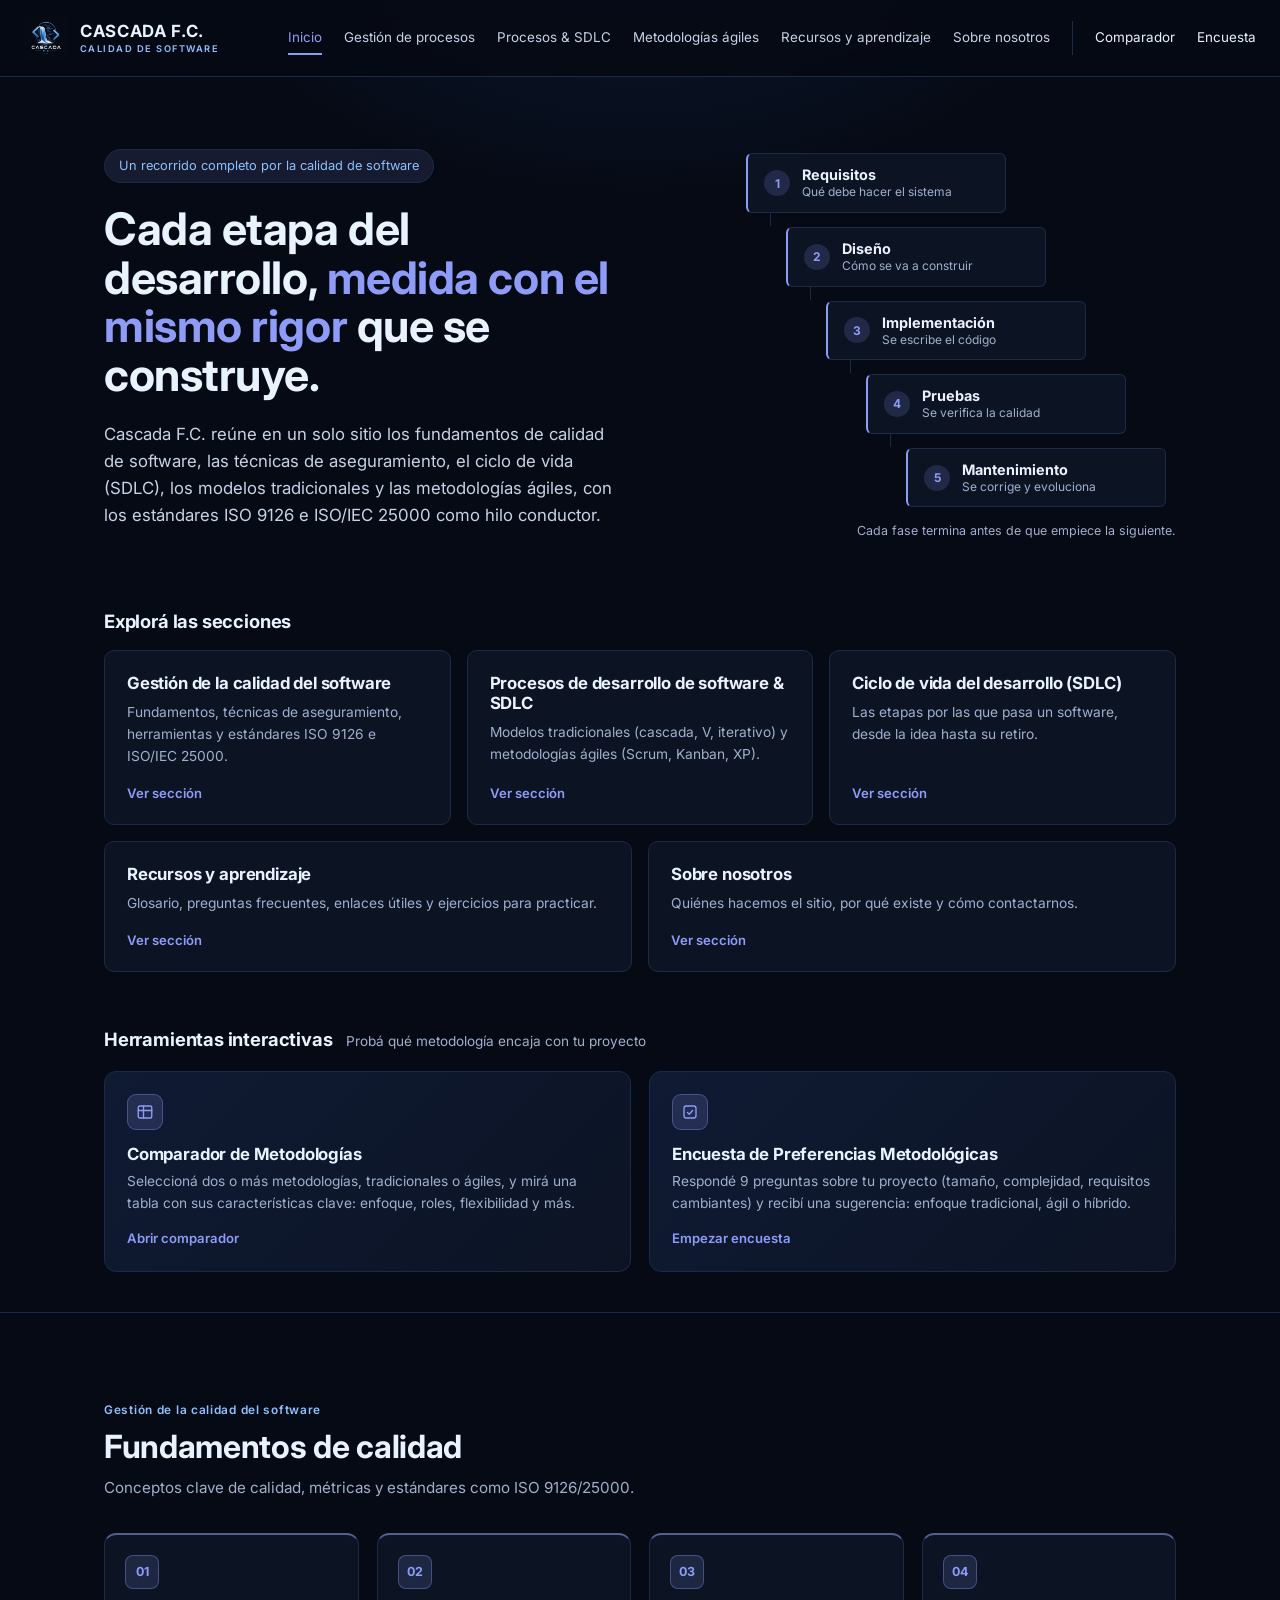
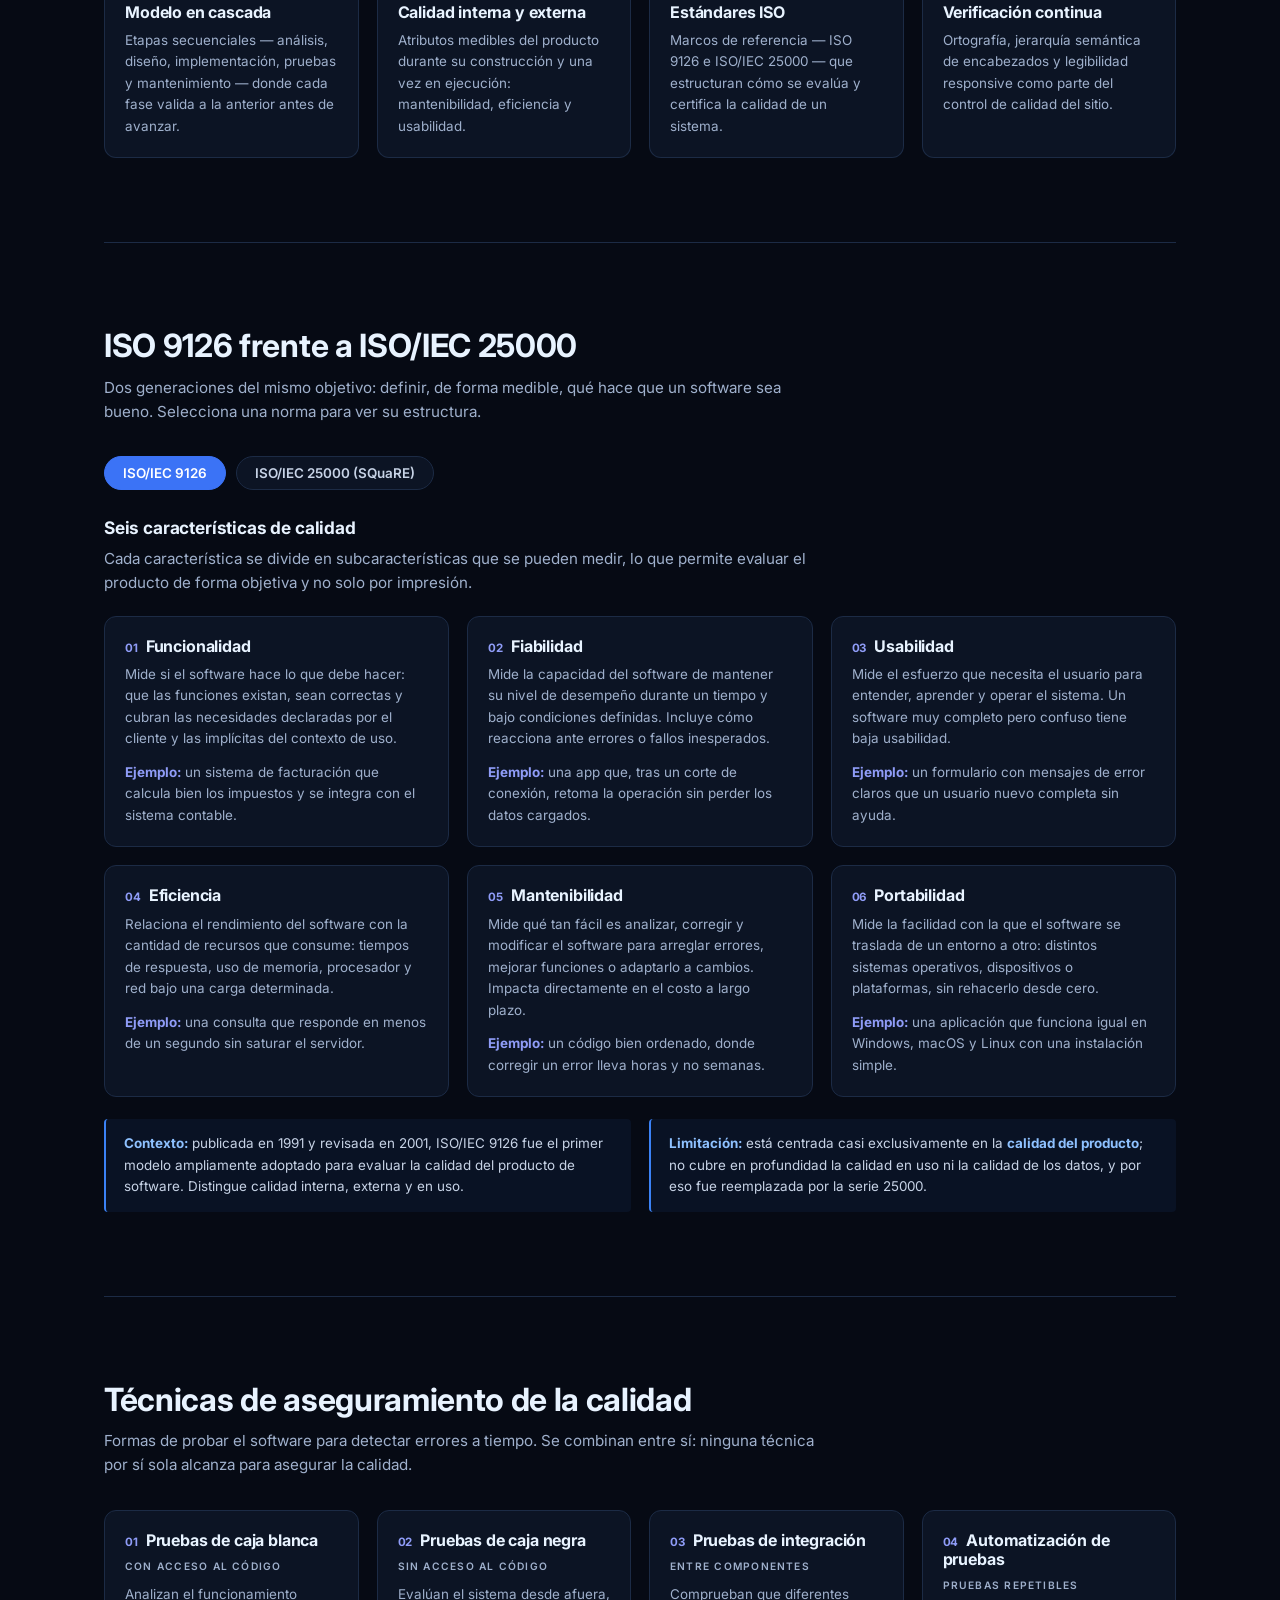
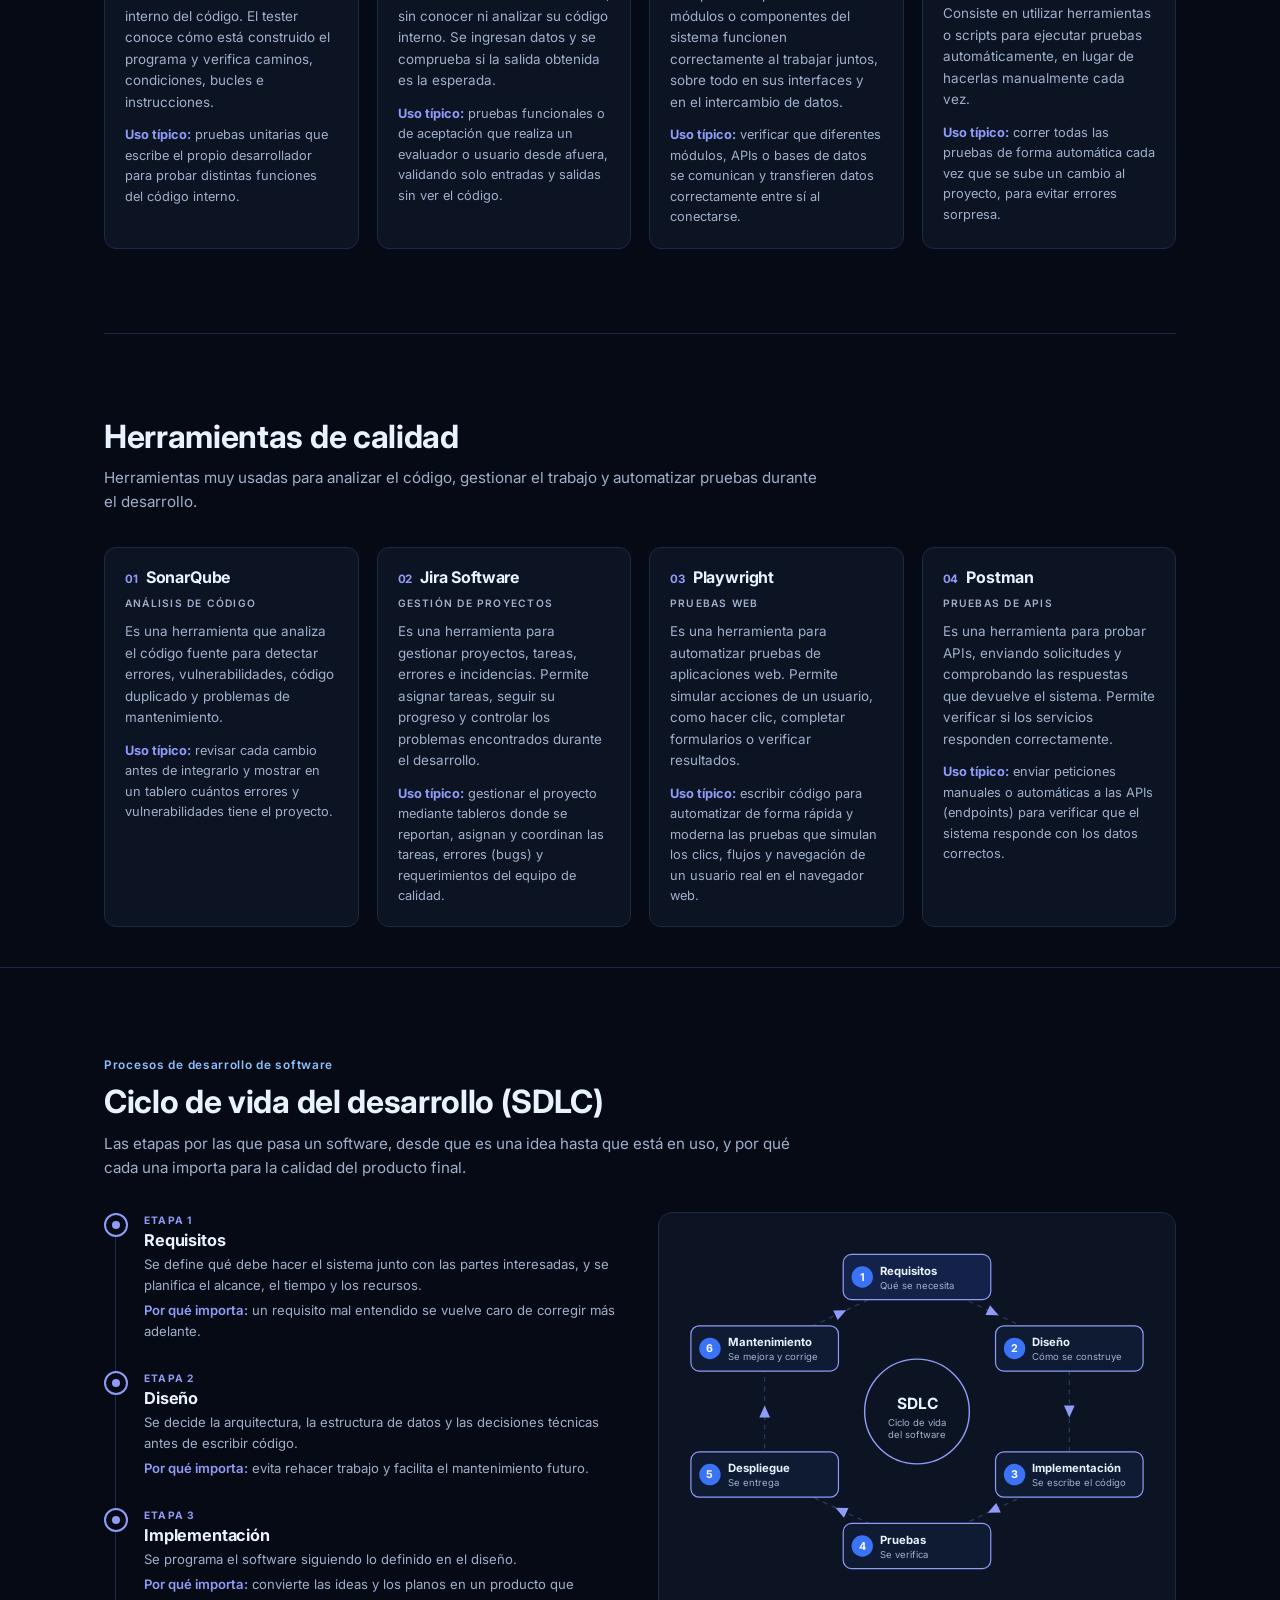
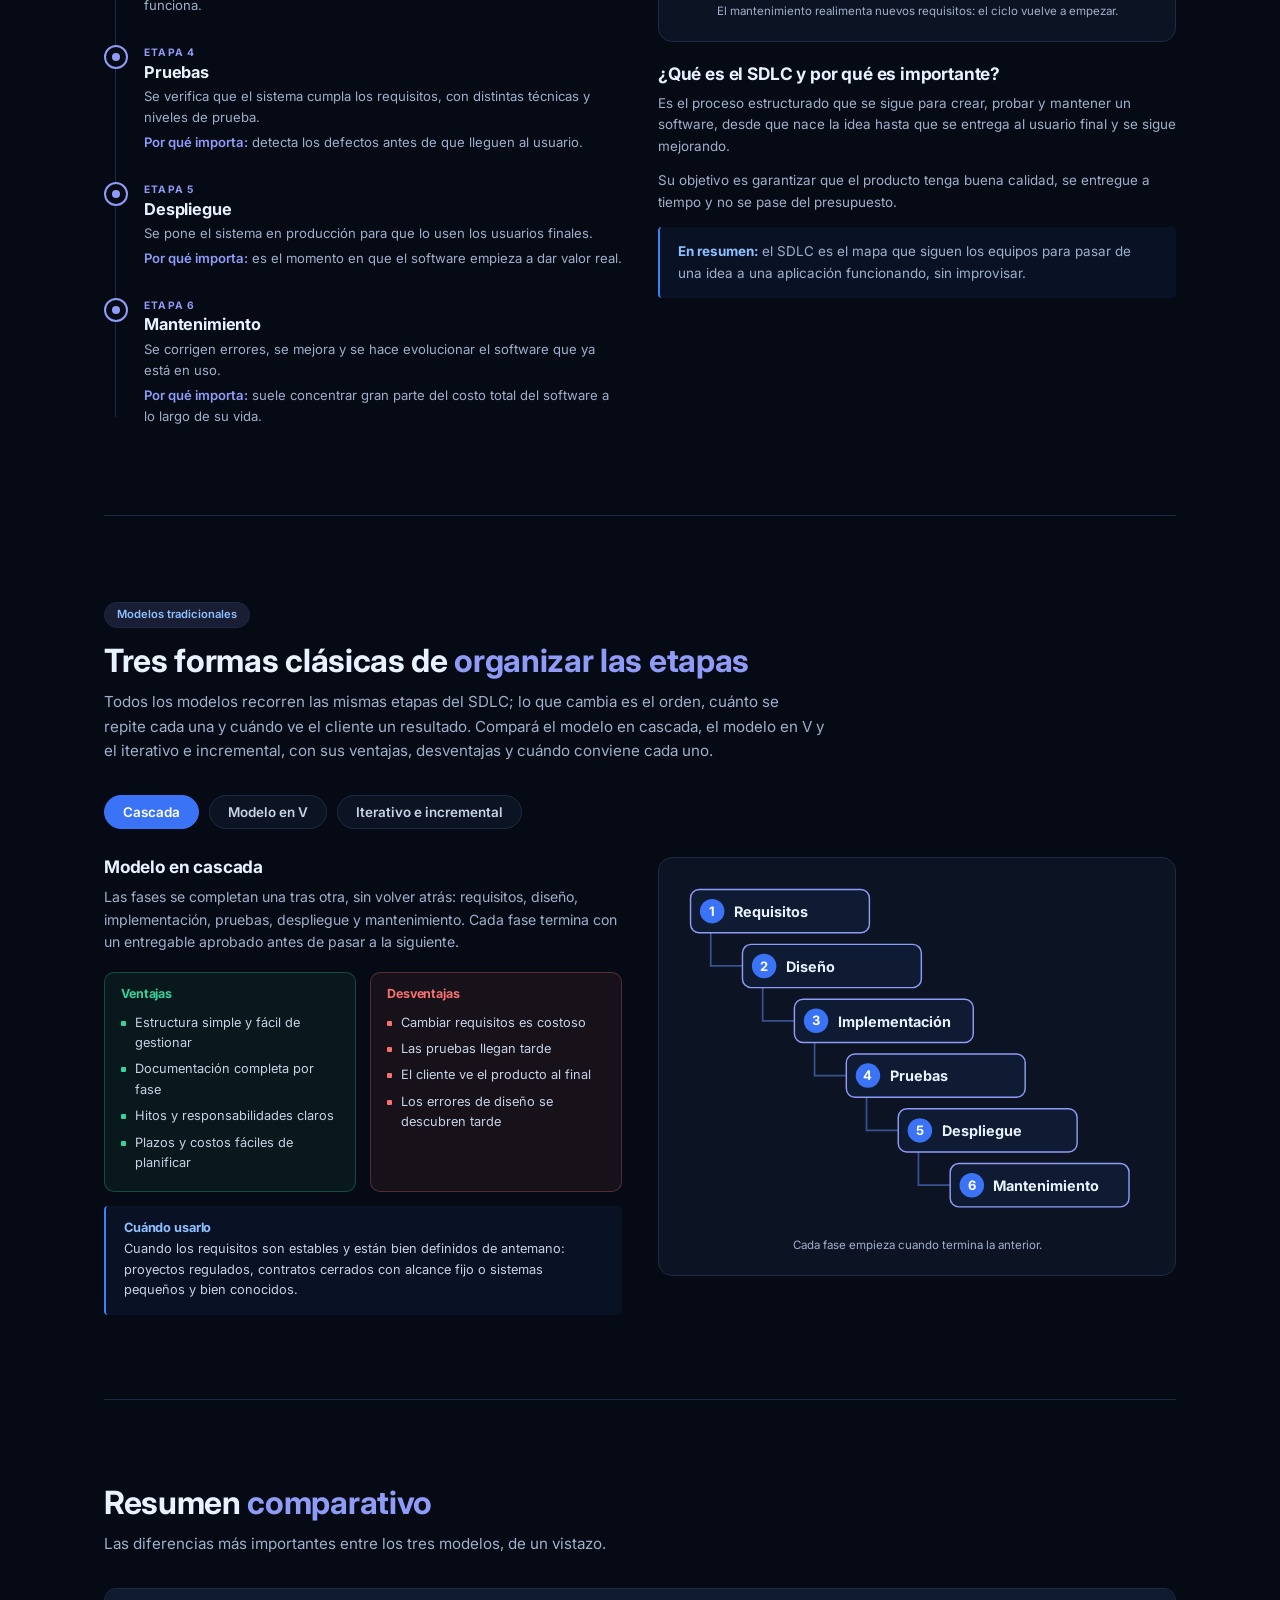
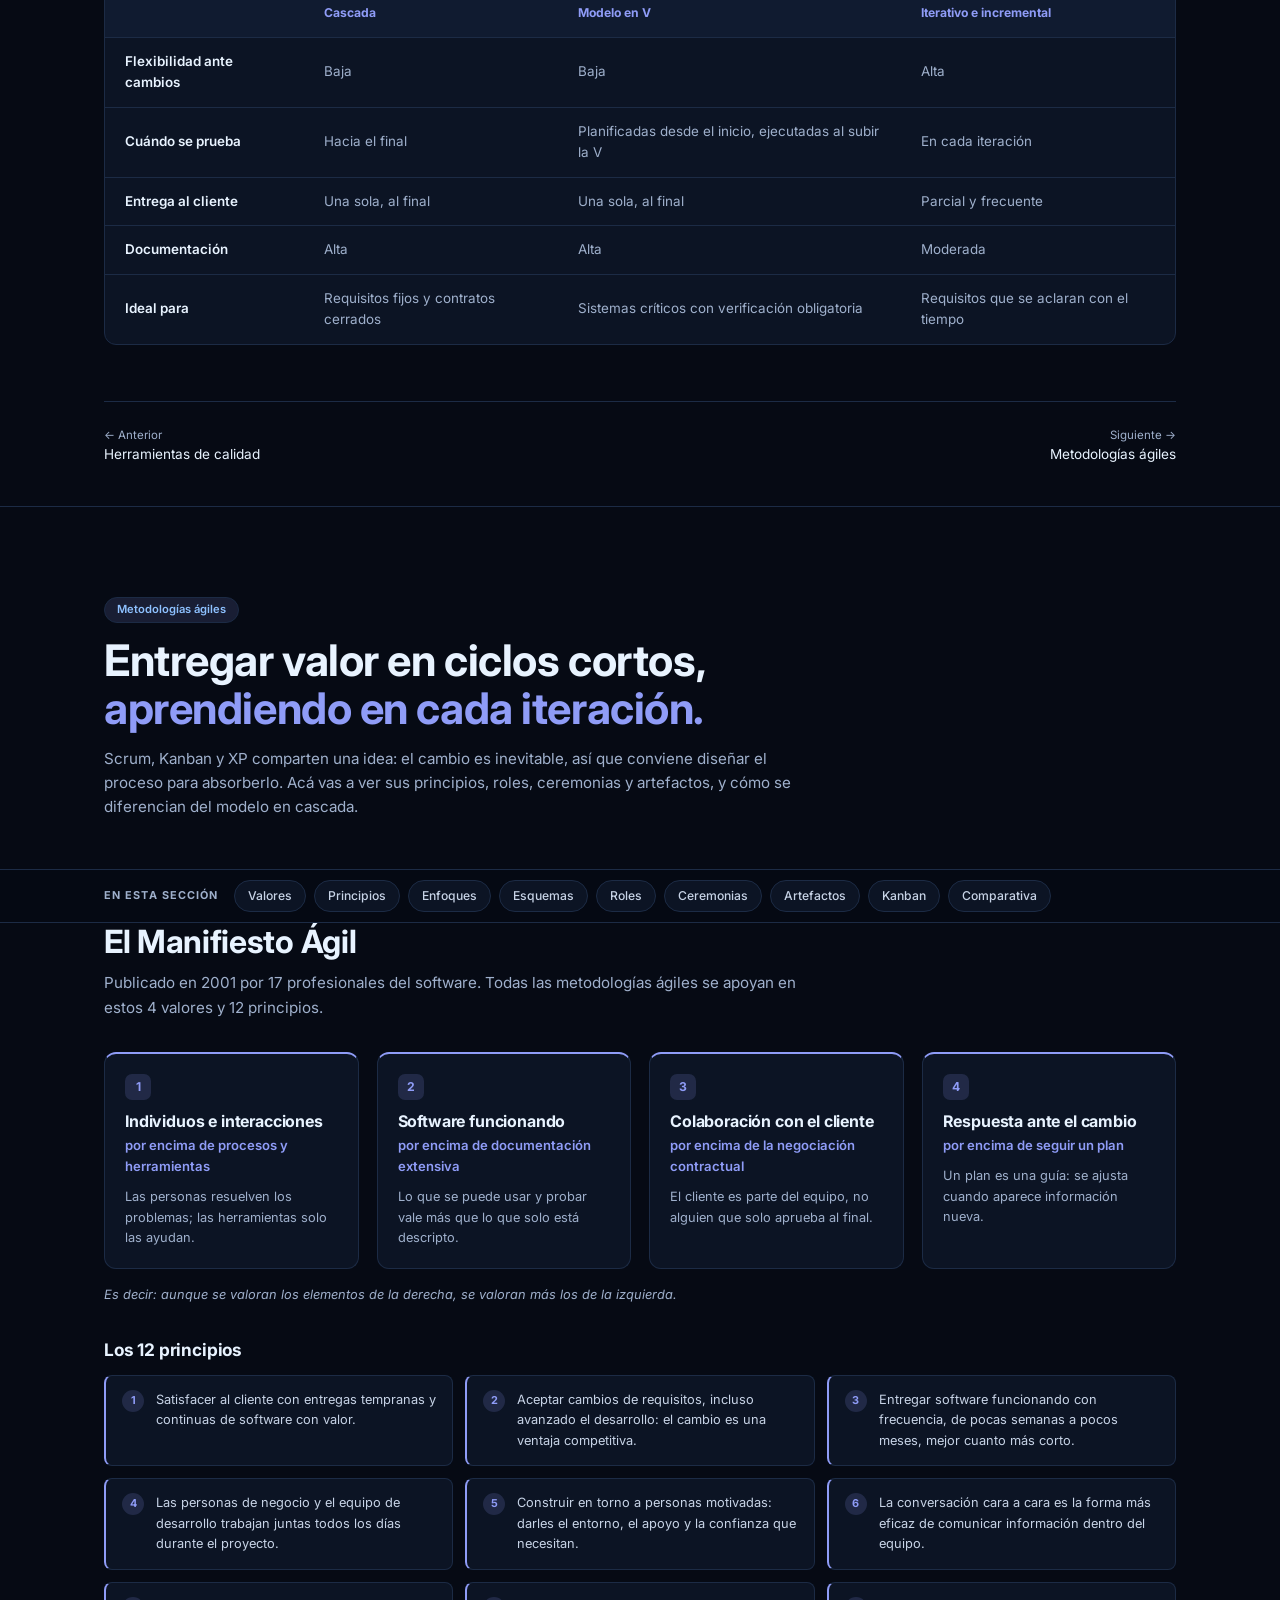
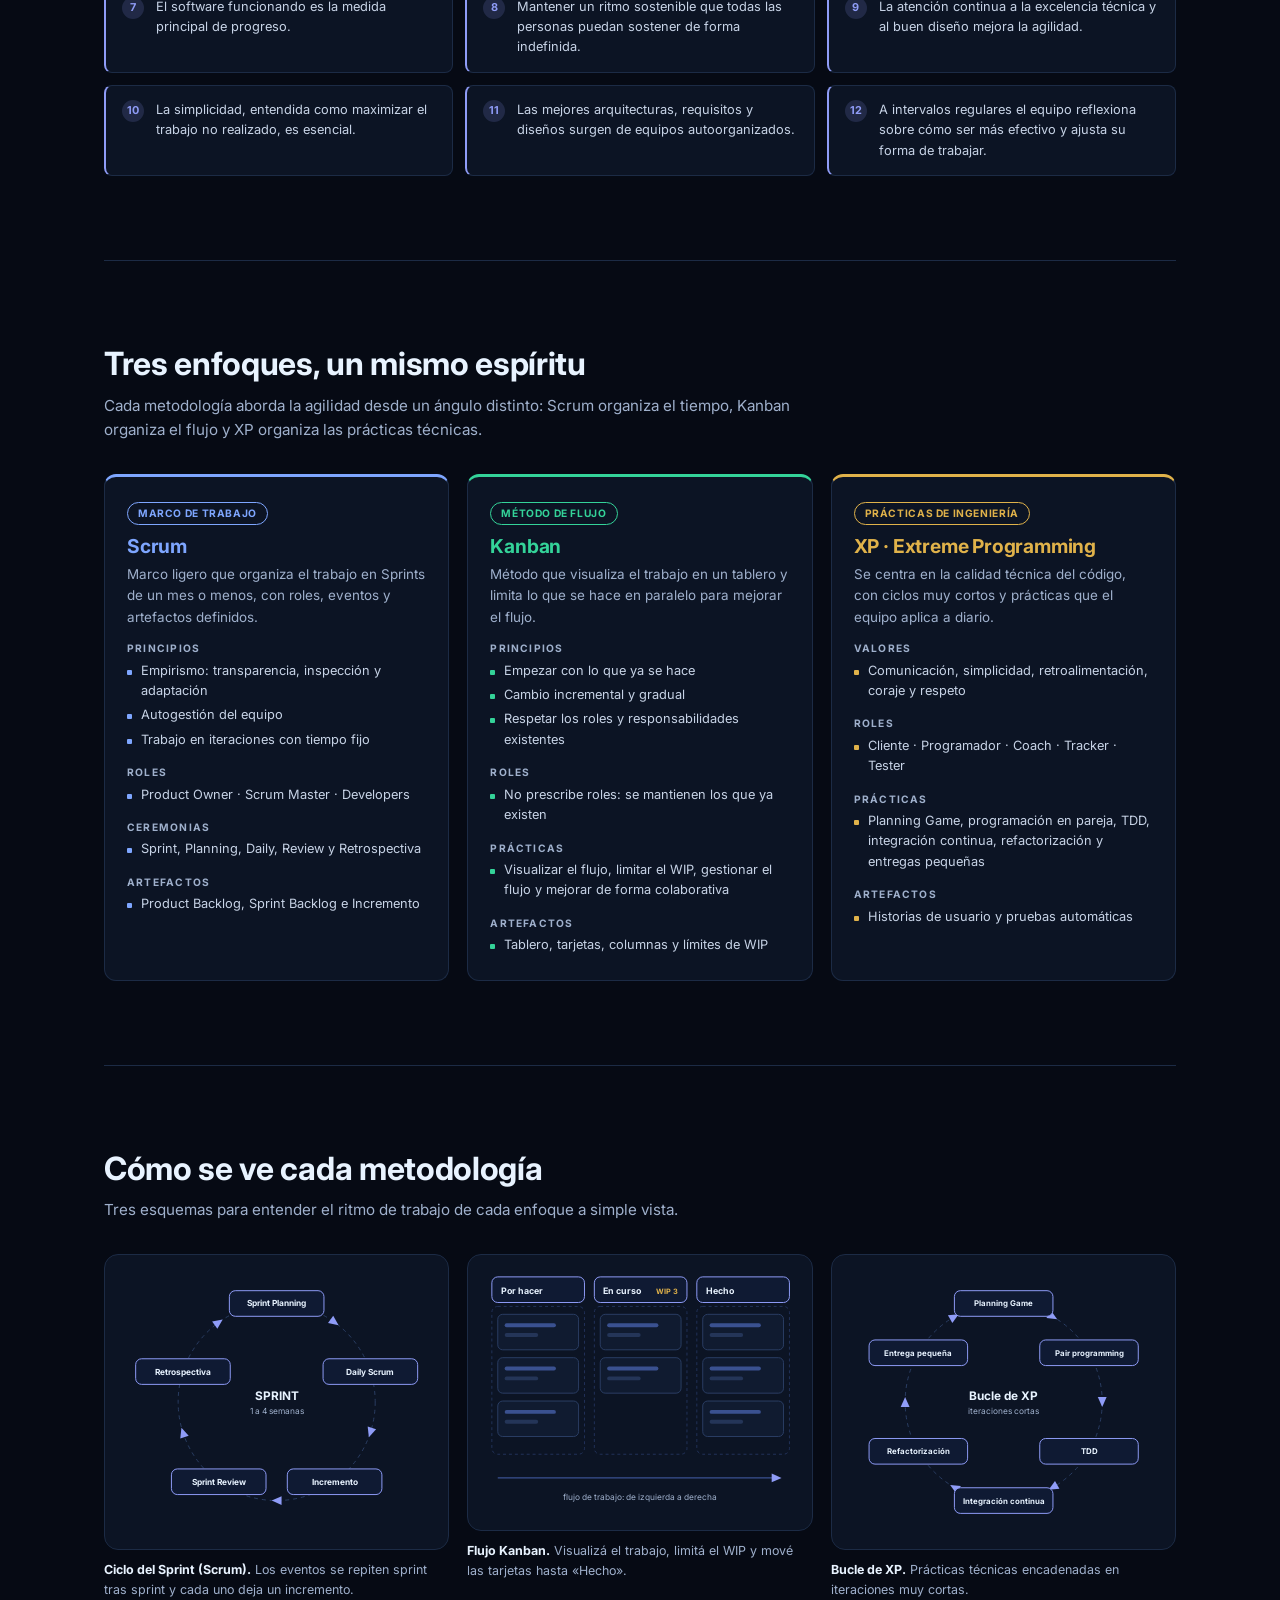
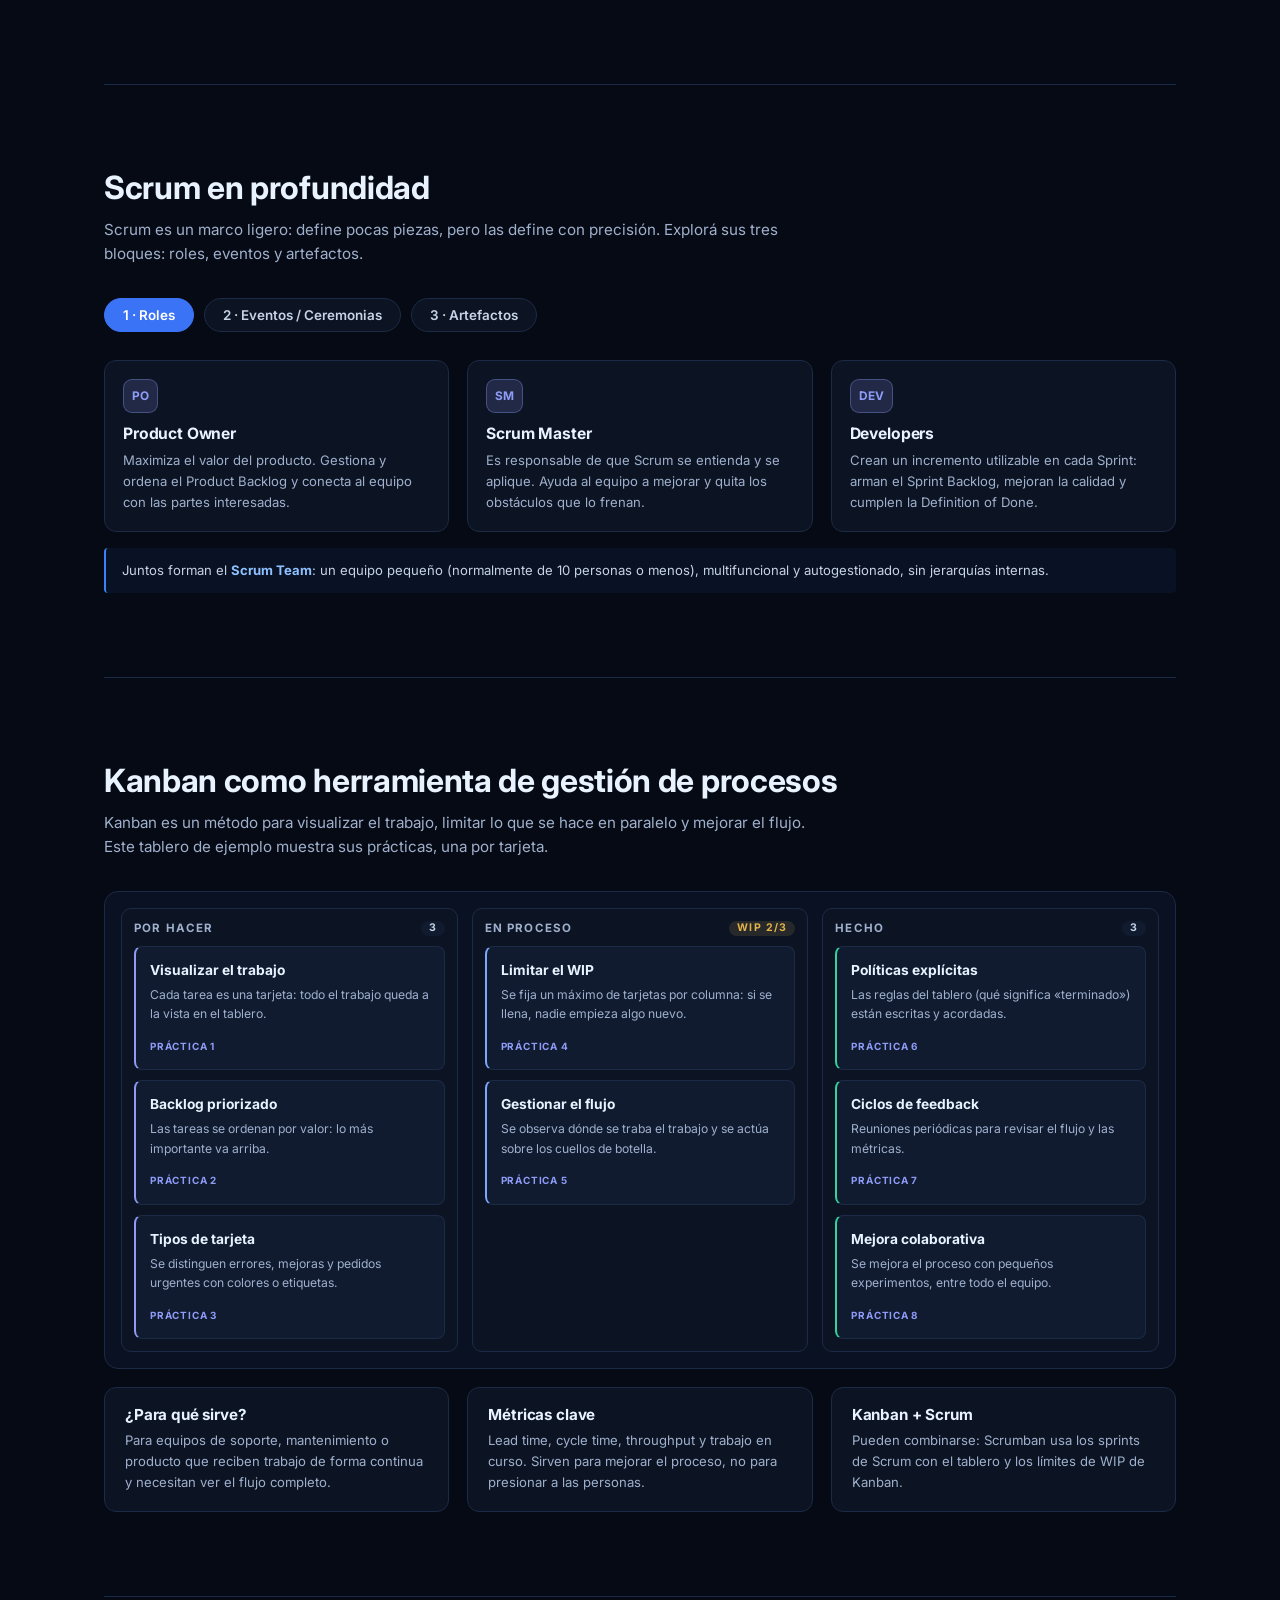
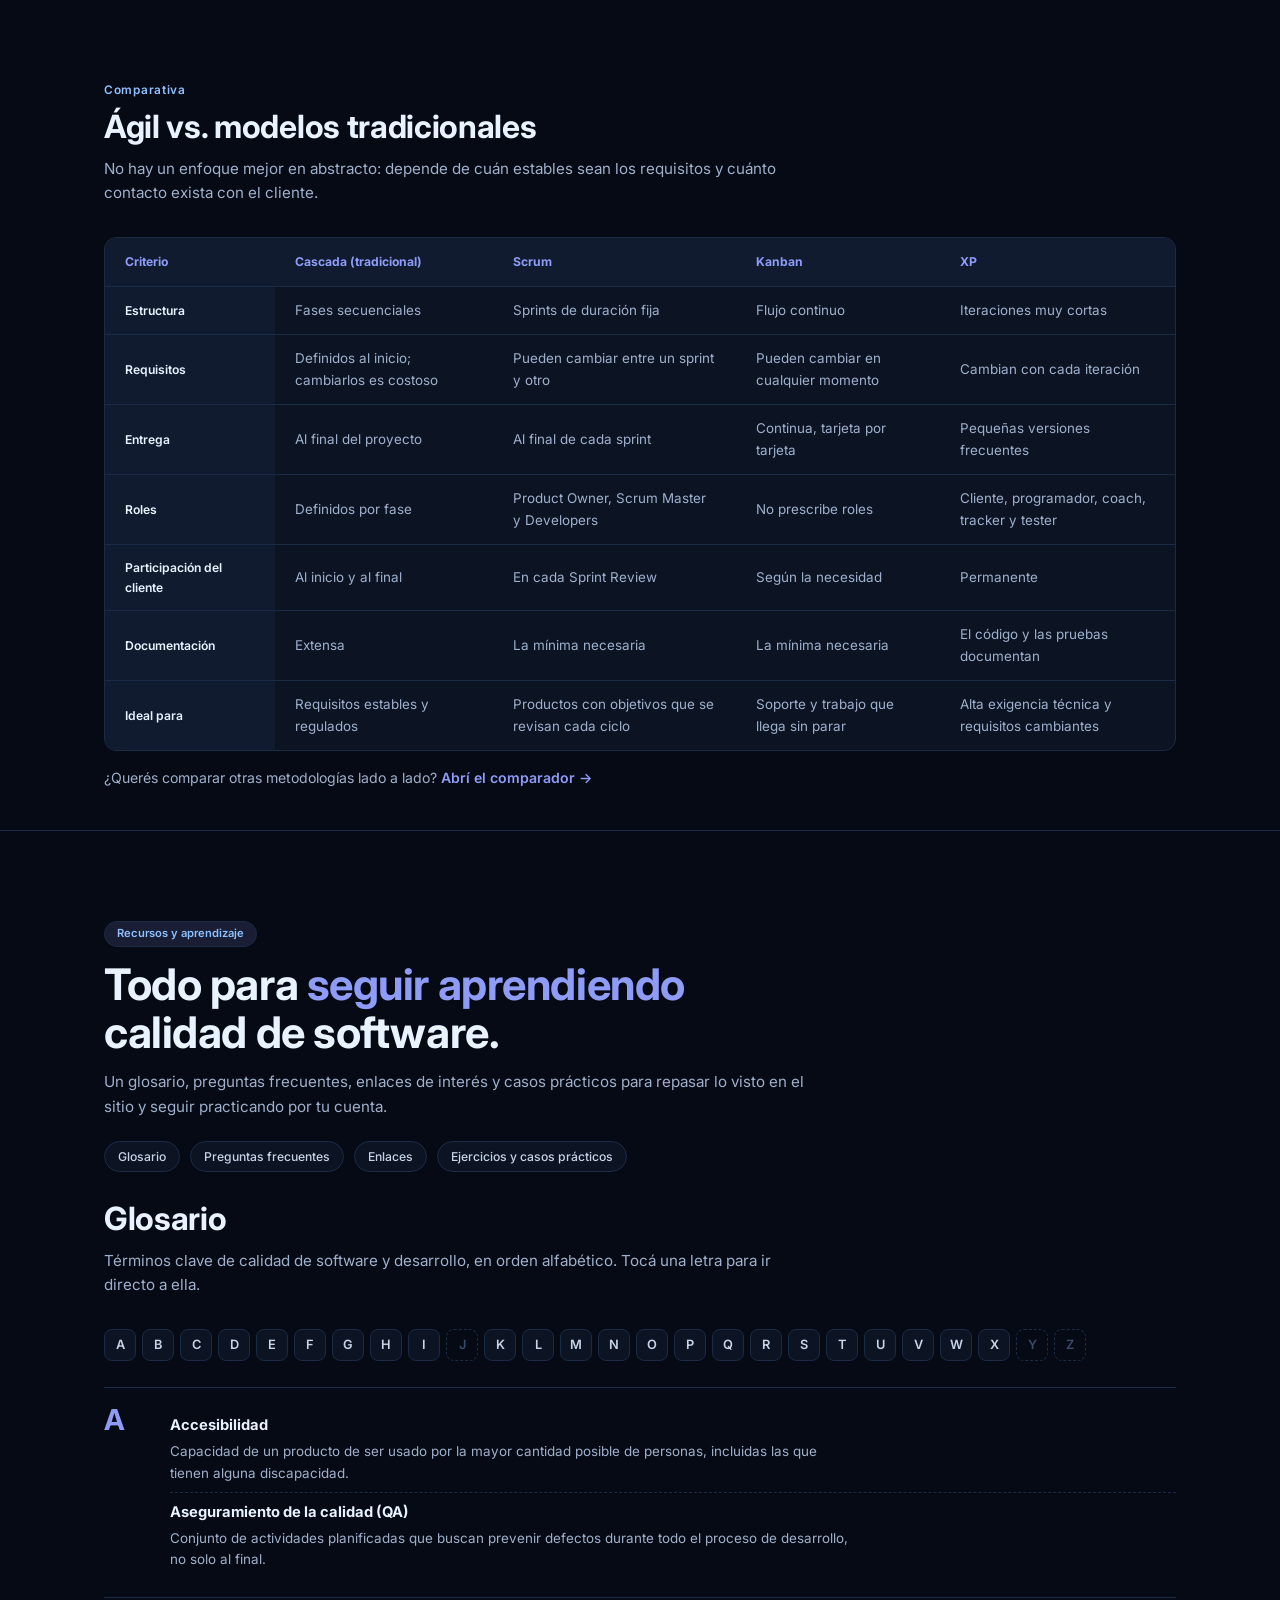
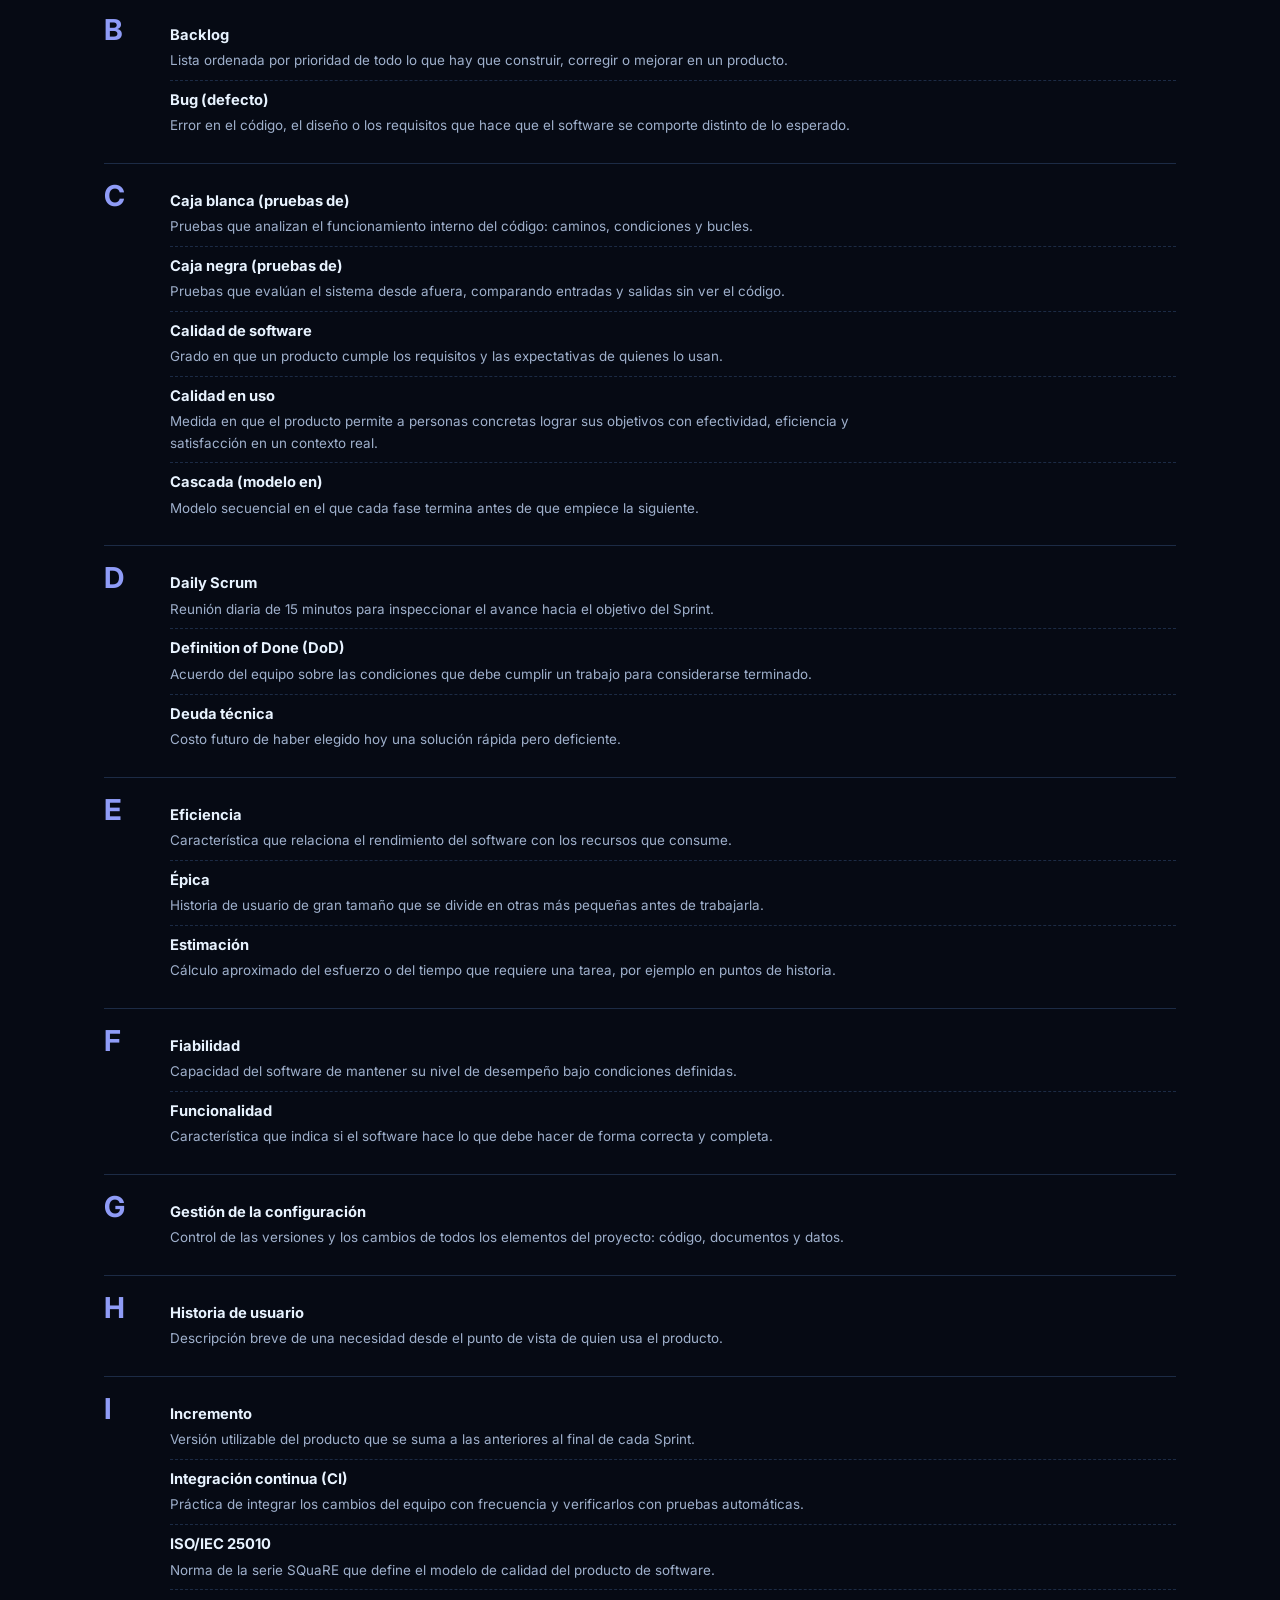
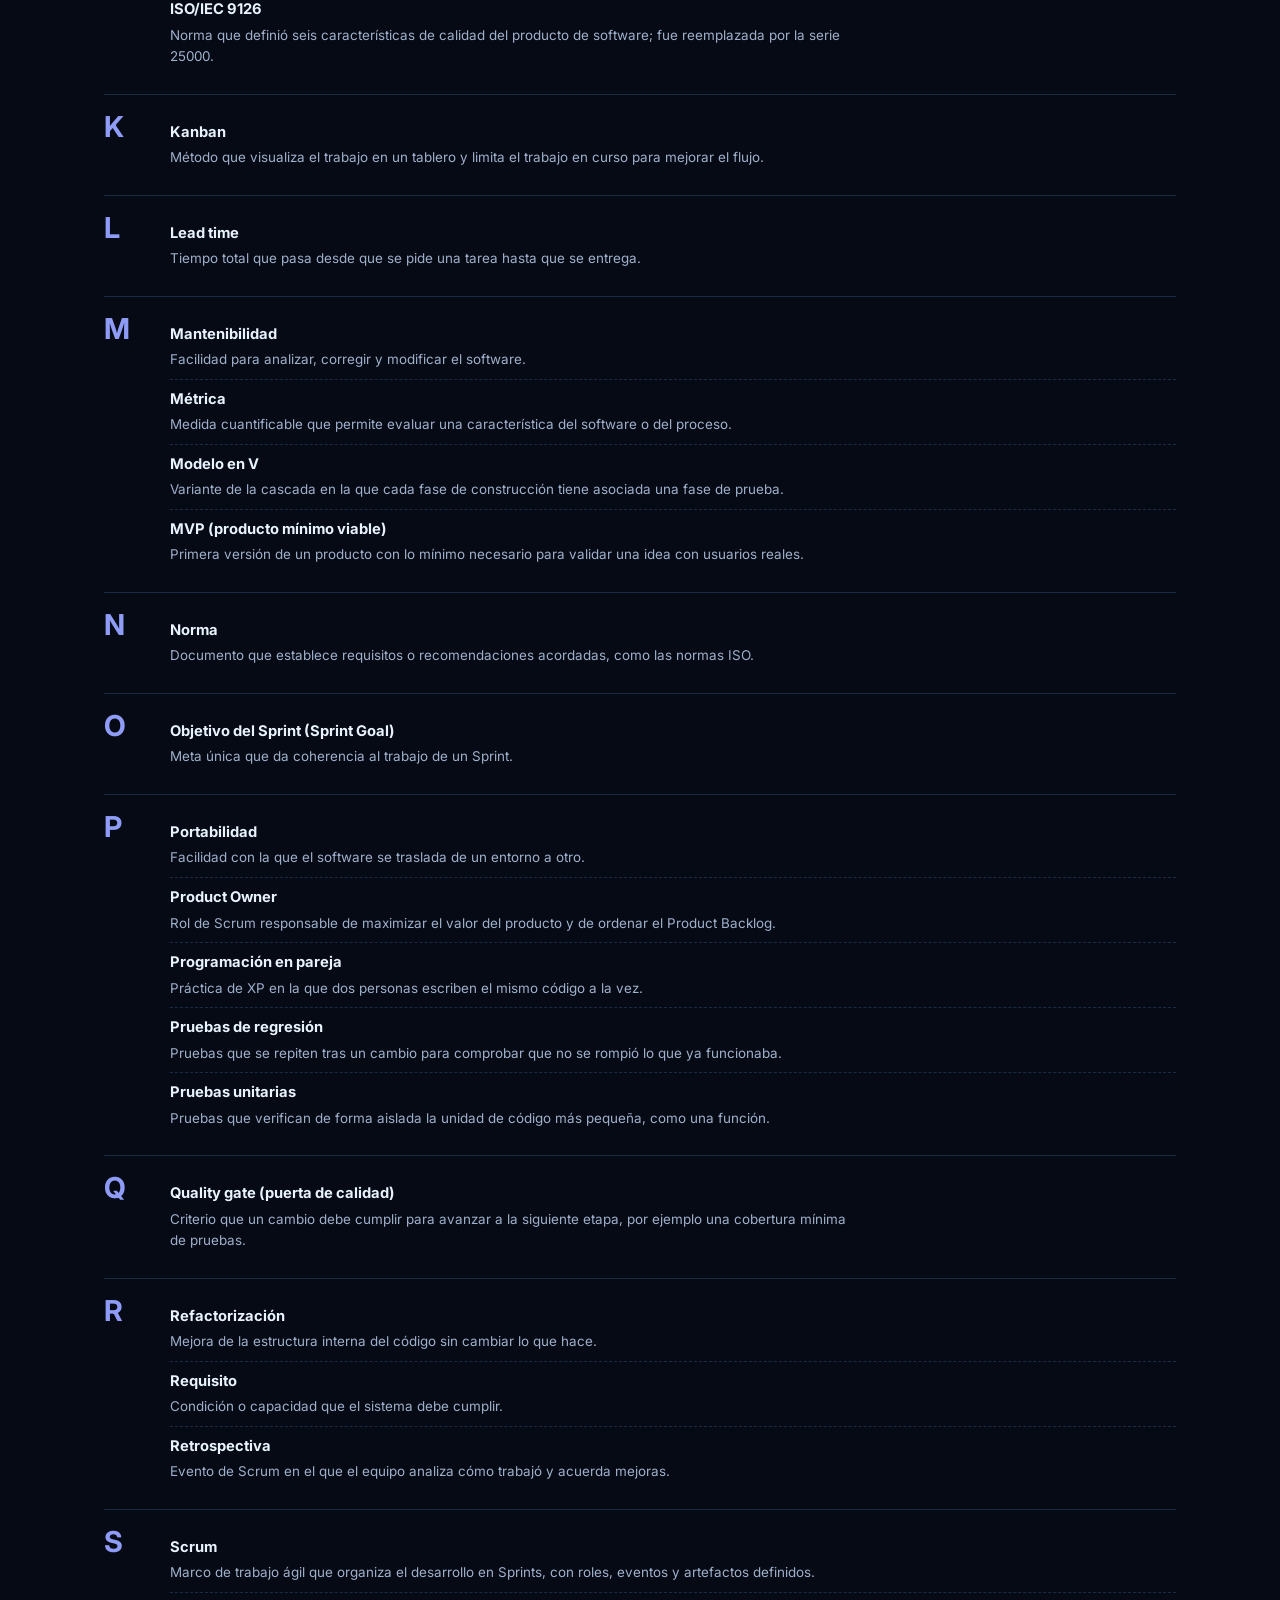
<file: index.html>
<!DOCTYPE html>
<html lang="es">
<head>
<meta charset="UTF-8">
<meta name="viewport" content="width=device-width, initial-scale=1.0">
<title>Cascada F.C. — Calidad de software</title>
<link rel="preconnect" href="https://fonts.googleapis.com">
<link rel="preconnect" href="https://fonts.gstatic.com" crossorigin>
<link rel="stylesheet" href="https://fonts.googleapis.com/css2?family=Inter:wght@400;500;600;700&display=swap">
<link rel="stylesheet" href="css/styles.css">
</head>
<body>

<header>
  <div class="container nav-row">
    <a class="brand" href="#inicio">
      <img src="assets/logo.png" alt="Logo de Cascada F.C.">
      <span class="brand-text">CASCADA F.C.<small>CALIDAD DE SOFTWARE</small></span>
    </a>
    <nav class="primary-nav" aria-label="Navegación principal"><ul><li><a href="#inicio">Inicio</a></li><li><a href="#gestion">Gestión de procesos</a></li><li><a href="#procesos">Procesos &amp; SDLC</a></li><li><a href="#agiles">Metodologías ágiles</a></li><li><a href="#recursos">Recursos y aprendizaje</a></li><li><a href="#nosotros">Sobre nosotros</a></li><li class="nav-tool sep"><a href="comparador.html">Comparador</a></li><li class="nav-tool"><a href="encuesta.html">Encuesta</a></li></ul></nav>
  </div>
</header>

<main>

<section id="inicio" class="page-section hero">
  <div class="container hero-grid">
    <div>
      <span class="eyebrow-tag">Un recorrido completo por la calidad de software</span>
      <h1>Cada etapa del desarrollo, <em>medida con el mismo rigor</em> que se construye.</h1>
      <p class="lead">Cascada F.C. reúne en un solo sitio los fundamentos de calidad de software, las técnicas de aseguramiento, el ciclo de vida (SDLC), los modelos tradicionales y las metodologías ágiles, con los estándares ISO 9126 e ISO/IEC 25000 como hilo conductor.</p>
    </div>
    <div class="cascade">
      <ol class="cascade-steps" aria-label="Fases del modelo en cascada"><li class="cascade-step" style="--i:0"><span class="num">1</span><span><strong>Requisitos</strong><small>Qué debe hacer el sistema</small></span></li><li class="cascade-step" style="--i:1"><span class="num">2</span><span><strong>Diseño</strong><small>Cómo se va a construir</small></span></li><li class="cascade-step" style="--i:2"><span class="num">3</span><span><strong>Implementación</strong><small>Se escribe el código</small></span></li><li class="cascade-step" style="--i:3"><span class="num">4</span><span><strong>Pruebas</strong><small>Se verifica la calidad</small></span></li><li class="cascade-step" style="--i:4"><span class="num">5</span><span><strong>Mantenimiento</strong><small>Se corrige y evoluciona</small></span></li></ol>
      <p class="cascade-note">Cada fase termina antes de que empiece la siguiente.</p>
    </div>
  </div>
  <div class="container">
    <h2 class="sections-title">Explorá las secciones</h2>
    <div class="section-cards"><a class="section-card" href="#gestion"><h3>Gestión de la calidad del software</h3><p>Fundamentos, técnicas de aseguramiento, herramientas y estándares ISO 9126 e ISO/IEC 25000.</p><span class="card-link">Ver sección</span></a><a class="section-card" href="#modelos"><h3>Procesos de desarrollo de software &amp; SDLC</h3><p>Modelos tradicionales (cascada, V, iterativo) y metodologías ágiles (Scrum, Kanban, XP).</p><span class="card-link">Ver sección</span></a><a class="section-card" href="#sdlc"><h3>Ciclo de vida del desarrollo (SDLC)</h3><p>Las etapas por las que pasa un software, desde la idea hasta su retiro.</p><span class="card-link">Ver sección</span></a><a class="section-card" href="#recursos"><h3>Recursos y aprendizaje</h3><p>Glosario, preguntas frecuentes, enlaces útiles y ejercicios para practicar.</p><span class="card-link">Ver sección</span></a><a class="section-card" href="#nosotros"><h3>Sobre nosotros</h3><p>Quiénes hacemos el sitio, por qué existe y cómo contactarnos.</p><span class="card-link">Ver sección</span></a></div>
    <div class="tools-head"><h2 class="sections-title">Herramientas interactivas</h2><span class="tools-sub">Probá qué metodología encaja con tu proyecto</span></div>
    <div class="grid-2">
      <a class="tool-link" href="comparador.html"><span class="tool-icon"><svg viewBox="0 0 24 24" fill="none" stroke="currentColor" stroke-width="1.8" stroke-linecap="round" stroke-linejoin="round"><rect x="3" y="4" width="18" height="16" rx="2"/><path d="M3 10h18M10 4v16"/></svg></span><h3>Comparador de Metodologías</h3><p>Seleccioná dos o más metodologías, tradicionales o ágiles, y mirá una tabla con sus características clave: enfoque, roles, flexibilidad y más.</p><span class="card-link">Abrir comparador</span></a>
      <a class="tool-link" href="encuesta.html"><span class="tool-icon"><svg viewBox="0 0 24 24" fill="none" stroke="currentColor" stroke-width="1.8" stroke-linecap="round" stroke-linejoin="round"><rect x="4" y="4" width="16" height="16" rx="3"/><path d="m8.5 12.5 2.5 2.5 4.5-5"/></svg></span><h3>Encuesta de Preferencias Metodológicas</h3><p>Respondé 9 preguntas sobre tu proyecto (tamaño, complejidad, requisitos cambiantes) y recibí una sugerencia: enfoque tradicional, ágil o híbrido.</p><span class="card-link">Empezar encuesta</span></a>
    </div>
  </div>
</section>

<section id="gestion" class="page-section">
  <div class="container">
    <div class="block">
      <span class="kicker">Gestión de la calidad del software</span>
      <h2 class="sec-title">Fundamentos de calidad</h2>
      <p class="sub">Conceptos clave de calidad, métricas y estándares como ISO 9126/25000.</p>
      <div class="grid-4"><article class="fcard"><div class="mark">01</div><h3>Modelo en cascada</h3><p>Etapas secuenciales — análisis, diseño, implementación, pruebas y mantenimiento — donde cada fase valida a la anterior antes de avanzar.</p></article><article class="fcard"><div class="mark">02</div><h3>Calidad interna y externa</h3><p>Atributos medibles del producto durante su construcción y una vez en ejecución: mantenibilidad, eficiencia y usabilidad.</p></article><article class="fcard"><div class="mark">03</div><h3>Estándares ISO</h3><p>Marcos de referencia — ISO 9126 e ISO/IEC 25000 — que estructuran cómo se evalúa y certifica la calidad de un sistema.</p></article><article class="fcard"><div class="mark">04</div><h3>Verificación continua</h3><p>Ortografía, jerarquía semántica de encabezados y legibilidad responsive como parte del control de calidad del sitio.</p></article></div>
    </div>
    <div class="block" id="iso">
      <h2 class="sec-title">ISO 9126 frente a ISO/IEC 25000</h2>
      <p class="sub">Dos generaciones del mismo objetivo: definir, de forma medible, qué hace que un software sea bueno. Selecciona una norma para ver su estructura.</p>
      <div data-tabs><div class="tabs" role="tablist" aria-label="Comparación de estándares ISO"><button class="tab-pill" role="tab" id="tab-9126" aria-selected="true" aria-controls="panel-9126">ISO/IEC 9126</button><button class="tab-pill" role="tab" id="tab-25000" aria-selected="false" aria-controls="panel-25000" tabindex="-1">ISO/IEC 25000 (SQuaRE)</button></div><div class="tab-panel" role="tabpanel" id="panel-9126" aria-labelledby="tab-9126"><h3 class="sub-title">Seis características de calidad</h3>
<p class="sub" style="margin-bottom:20px">Cada característica se divide en subcaracterísticas que se pueden medir, lo que permite evaluar el producto de forma objetiva y no solo por impresión.</p>
<div class="grid-3"><article class="info-card"><h4><span class="n">01</span>Funcionalidad</h4><p>Mide si el software hace lo que debe hacer: que las funciones existan, sean correctas y cubran las necesidades declaradas por el cliente y las implícitas del contexto de uso.</p><p class="ex"><b>Ejemplo:</b> un sistema de facturación que calcula bien los impuestos y se integra con el sistema contable.</p></article><article class="info-card"><h4><span class="n">02</span>Fiabilidad</h4><p>Mide la capacidad del software de mantener su nivel de desempeño durante un tiempo y bajo condiciones definidas. Incluye cómo reacciona ante errores o fallos inesperados.</p><p class="ex"><b>Ejemplo:</b> una app que, tras un corte de conexión, retoma la operación sin perder los datos cargados.</p></article><article class="info-card"><h4><span class="n">03</span>Usabilidad</h4><p>Mide el esfuerzo que necesita el usuario para entender, aprender y operar el sistema. Un software muy completo pero confuso tiene baja usabilidad.</p><p class="ex"><b>Ejemplo:</b> un formulario con mensajes de error claros que un usuario nuevo completa sin ayuda.</p></article><article class="info-card"><h4><span class="n">04</span>Eficiencia</h4><p>Relaciona el rendimiento del software con la cantidad de recursos que consume: tiempos de respuesta, uso de memoria, procesador y red bajo una carga determinada.</p><p class="ex"><b>Ejemplo:</b> una consulta que responde en menos de un segundo sin saturar el servidor.</p></article><article class="info-card"><h4><span class="n">05</span>Mantenibilidad</h4><p>Mide qué tan fácil es analizar, corregir y modificar el software para arreglar errores, mejorar funciones o adaptarlo a cambios. Impacta directamente en el costo a largo plazo.</p><p class="ex"><b>Ejemplo:</b> un código bien ordenado, donde corregir un error lleva horas y no semanas.</p></article><article class="info-card"><h4><span class="n">06</span>Portabilidad</h4><p>Mide la facilidad con la que el software se traslada de un entorno a otro: distintos sistemas operativos, dispositivos o plataformas, sin rehacerlo desde cero.</p><p class="ex"><b>Ejemplo:</b> una aplicación que funciona igual en Windows, macOS y Linux con una instalación simple.</p></article></div>
<div class="note-row"><div class="note"><p><b>Contexto:</b> publicada en 1991 y revisada en 2001, ISO/IEC 9126 fue el primer modelo ampliamente adoptado para evaluar la calidad del producto de software. Distingue calidad interna, externa y en uso.</p></div>
<div class="note"><p><b>Limitación:</b> está centrada casi exclusivamente en la <b>calidad del producto</b>; no cubre en profundidad la calidad en uso ni la calidad de los datos, y por eso fue reemplazada por la serie 25000.</p></div></div></div><div class="tab-panel" role="tabpanel" id="panel-25000" aria-labelledby="tab-25000" hidden><h3 class="sub-title">Modelo SQuaRE</h3>
<p class="sub" style="margin-bottom:20px">SQuaRE (<em>Software product Quality Requirements and Evaluation</em>) reúne en una sola familia de normas los requisitos, las métricas y la evaluación de calidad. Se apoya en tres modelos de calidad (uso, producto y datos) y en tres procesos que los acompañan: requisitos, medición y evaluación.</p>
<div class="grid-3"><article class="info-card"><h4><span class="n">01</span>Calidad de uso</h4><p>Evalúa qué tan bien el software cumple los objetivos de personas reales en un contexto concreto. No mira el código, sino el resultado que obtiene el usuario al trabajar con el sistema.</p></article><article class="info-card"><h4><span class="n">02</span>Calidad de producto</h4><p>Retoma las características de ISO 9126 y las amplía: separa la seguridad como característica propia y agrega la compatibilidad. Se define en la norma ISO/IEC 25010.</p><p class="ex"><b>Ejemplo:</b> un servicio web que protege los datos de sus usuarios y convive con otros sistemas sin conflictos.</p></article><article class="info-card"><h4><span class="n">03</span>Calidad de datos</h4><p>Evalúa la calidad de la información que el sistema almacena y procesa, porque un software impecable pierde valor si trabaja con datos incorrectos. Se define en la norma ISO/IEC 25012.</p><p class="ex"><b>Ejemplo:</b> una base de clientes sin duplicados, con direcciones completas y datos al día.</p></article><article class="info-card"><h4><span class="n">04</span>Requisitos de calidad</h4><p>Ayuda a definir qué nivel de calidad se necesita antes de construir, traduciendo las necesidades de usuarios y del negocio en requisitos concretos y medibles sobre el producto y su uso. Se define en la norma ISO/IEC 25030.</p></article><article class="info-card"><h4><span class="n">05</span>Medición de calidad</h4><p>Define cómo medir las características del modelo mediante métricas, para que la calidad sea algo verificable y comparable y no una opinión. Se define en la norma ISO/IEC 25020.</p></article><article class="info-card"><h4><span class="n">06</span>Evaluación de calidad</h4><p>Establece el proceso para evaluar un producto: decidir qué se evalúa, aplicar las mediciones, compararlas con los criterios y emitir un juicio. Sirve a desarrolladores, compradores y evaluadores independientes. Se define en la norma ISO/IEC 25040.</p><p class="ex"><b>Ejemplo:</b> una revisión previa a la entrega que compara los resultados de las pruebas con los requisitos acordados con el cliente.</p></article></div>
<div class="note-row"><div class="note"><p><b>Contexto:</b> sucesora de ISO 9126, la serie 25000 integra requisitos, métricas y evaluación en una sola familia. La norma 25000 es la guía general, la 25001 cubre la planificación y gestión, y la 25011 agrega un modelo de calidad para servicios.</p></div>
<div class="note"><p><b>Diferencia clave:</b> amplía el foco a la <b>experiencia de uso</b> y a la <b>calidad de los datos</b>, además de la calidad del producto que ya cubría ISO 9126.</p></div></div></div></div>
    </div>
    <div class="block" id="tecnicas">
      <h2 class="sec-title">Técnicas de aseguramiento de la calidad</h2>
      <p class="sub">Formas de probar el software para detectar errores a tiempo. Se combinan entre sí: ninguna técnica por sí sola alcanza para asegurar la calidad.</p>
      <div class="grid-4"><article class="tool-card"><h3><span class="n">01</span>Pruebas de caja blanca</h3><span class="tag">Con acceso al código</span><p>Analizan el funcionamiento interno del código. El tester conoce cómo está construido el programa y verifica caminos, condiciones, bucles e instrucciones.</p><p class="ex"><b>Uso típico:</b> pruebas unitarias que escribe el propio desarrollador para probar distintas funciones del código interno.</p></article><article class="tool-card"><h3><span class="n">02</span>Pruebas de caja negra</h3><span class="tag">Sin acceso al código</span><p>Evalúan el sistema desde afuera, sin conocer ni analizar su código interno. Se ingresan datos y se comprueba si la salida obtenida es la esperada.</p><p class="ex"><b>Uso típico:</b> pruebas funcionales o de aceptación que realiza un evaluador o usuario desde afuera, validando solo entradas y salidas sin ver el código.</p></article><article class="tool-card"><h3><span class="n">03</span>Pruebas de integración</h3><span class="tag">Entre componentes</span><p>Comprueban que diferentes módulos o componentes del sistema funcionen correctamente al trabajar juntos, sobre todo en sus interfaces y en el intercambio de datos.</p><p class="ex"><b>Uso típico:</b> verificar que diferentes módulos, APIs o bases de datos se comunican y transfieren datos correctamente entre sí al conectarse.</p></article><article class="tool-card"><h3><span class="n">04</span>Automatización de pruebas</h3><span class="tag">Pruebas repetibles</span><p>Consiste en utilizar herramientas o scripts para ejecutar pruebas automáticamente, en lugar de hacerlas manualmente cada vez.</p><p class="ex"><b>Uso típico:</b> correr todas las pruebas de forma automática cada vez que se sube un cambio al proyecto, para evitar errores sorpresa.</p></article></div>
    </div>
    <div class="block" id="herramientas">
      <h2 class="sec-title">Herramientas de calidad</h2>
      <p class="sub">Herramientas muy usadas para analizar el código, gestionar el trabajo y automatizar pruebas durante el desarrollo.</p>
      <div class="grid-4"><article class="tool-card"><h3><span class="n">01</span>SonarQube</h3><span class="tag">Análisis de código</span><p>Es una herramienta que analiza el código fuente para detectar errores, vulnerabilidades, código duplicado y problemas de mantenimiento.</p><p class="ex"><b>Uso típico:</b> revisar cada cambio antes de integrarlo y mostrar en un tablero cuántos errores y vulnerabilidades tiene el proyecto.</p></article><article class="tool-card"><h3><span class="n">02</span>Jira Software</h3><span class="tag">Gestión de proyectos</span><p>Es una herramienta para gestionar proyectos, tareas, errores e incidencias. Permite asignar tareas, seguir su progreso y controlar los problemas encontrados durante el desarrollo.</p><p class="ex"><b>Uso típico:</b> gestionar el proyecto mediante tableros donde se reportan, asignan y coordinan las tareas, errores (bugs) y requerimientos del equipo de calidad.</p></article><article class="tool-card"><h3><span class="n">03</span>Playwright</h3><span class="tag">Pruebas web</span><p>Es una herramienta para automatizar pruebas de aplicaciones web. Permite simular acciones de un usuario, como hacer clic, completar formularios o verificar resultados.</p><p class="ex"><b>Uso típico:</b> escribir código para automatizar de forma rápida y moderna las pruebas que simulan los clics, flujos y navegación de un usuario real en el navegador web.</p></article><article class="tool-card"><h3><span class="n">04</span>Postman</h3><span class="tag">Pruebas de APIs</span><p>Es una herramienta para probar APIs, enviando solicitudes y comprobando las respuestas que devuelve el sistema. Permite verificar si los servicios responden correctamente.</p><p class="ex"><b>Uso típico:</b> enviar peticiones manuales o automáticas a las APIs (endpoints) para verificar que el sistema responde con los datos correctos.</p></article></div>
    </div>
  </div>
</section>

<section id="procesos" class="page-section">
  <div class="container">
    <div class="block" id="sdlc">
      <span class="kicker">Procesos de desarrollo de software</span>
      <h2 class="sec-title">Ciclo de vida del desarrollo (SDLC)</h2>
      <p class="sub">Las etapas por las que pasa un software, desde que es una idea hasta que está en uso, y por qué cada una importa para la calidad del producto final.</p>
      <div class="split">
        <ol class="timeline"><li class="tl-item" tabindex="0"><span class="tl-dot" aria-hidden="true"></span><span class="tl-step">Etapa 1</span><h3>Requisitos</h3><p>Se define qué debe hacer el sistema junto con las partes interesadas, y se planifica el alcance, el tiempo y los recursos.</p><p class="why"><strong>Por qué importa:</strong> un requisito mal entendido se vuelve caro de corregir más adelante.</p></li><li class="tl-item" tabindex="0"><span class="tl-dot" aria-hidden="true"></span><span class="tl-step">Etapa 2</span><h3>Diseño</h3><p>Se decide la arquitectura, la estructura de datos y las decisiones técnicas antes de escribir código.</p><p class="why"><strong>Por qué importa:</strong> evita rehacer trabajo y facilita el mantenimiento futuro.</p></li><li class="tl-item" tabindex="0"><span class="tl-dot" aria-hidden="true"></span><span class="tl-step">Etapa 3</span><h3>Implementación</h3><p>Se programa el software siguiendo lo definido en el diseño.</p><p class="why"><strong>Por qué importa:</strong> convierte las ideas y los planos en un producto que funciona.</p></li><li class="tl-item" tabindex="0"><span class="tl-dot" aria-hidden="true"></span><span class="tl-step">Etapa 4</span><h3>Pruebas</h3><p>Se verifica que el sistema cumpla los requisitos, con distintas técnicas y niveles de prueba.</p><p class="why"><strong>Por qué importa:</strong> detecta los defectos antes de que lleguen al usuario.</p></li><li class="tl-item" tabindex="0"><span class="tl-dot" aria-hidden="true"></span><span class="tl-step">Etapa 5</span><h3>Despliegue</h3><p>Se pone el sistema en producción para que lo usen los usuarios finales.</p><p class="why"><strong>Por qué importa:</strong> es el momento en que el software empieza a dar valor real.</p></li><li class="tl-item" tabindex="0"><span class="tl-dot" aria-hidden="true"></span><span class="tl-step">Etapa 6</span><h3>Mantenimiento</h3><p>Se corrigen errores, se mejora y se hace evolucionar el software que ya está en uso.</p><p class="why"><strong>Por qué importa:</strong> suele concentrar gran parte del costo total del software a lo largo de su vida.</p></li></ol>
        <div class="sdlc-side">
          <div class="diagram"><svg viewBox="0 0 400 300" role="img" aria-label="Ciclo de vida del desarrollo de software en seis etapas"><path class="svg-dash" d="M200 37 L328 97 L328 203 L200 263 L72 203 L72 97 Z"/><polygon class="svg-arrow" points="-5,-4.5 5,0 -5,4.5" transform="translate(264,67) rotate(25.1)"/><polygon class="svg-arrow" points="-5,-4.5 5,0 -5,4.5" transform="translate(328,150) rotate(90.0)"/><polygon class="svg-arrow" points="-5,-4.5 5,0 -5,4.5" transform="translate(264,233) rotate(154.9)"/><polygon class="svg-arrow" points="-5,-4.5 5,0 -5,4.5" transform="translate(136,233) rotate(-154.9)"/><polygon class="svg-arrow" points="-5,-4.5 5,0 -5,4.5" transform="translate(72,150) rotate(-90.0)"/><polygon class="svg-arrow" points="-5,-4.5 5,0 -5,4.5" transform="translate(136,67) rotate(-25.1)"/><circle class="svg-circle" cx="200" cy="150" r="44"/><text class="svg-t" x="200" y="148" text-anchor="middle" font-size="13">SDLC</text><text class="svg-s" x="200" y="162" text-anchor="middle" font-size="8">Ciclo de vida</text><text class="svg-s" x="200" y="172" text-anchor="middle" font-size="8">del software</text><rect class="svg-box hl" x="138" y="18" width="124" height="38" rx="7"/><circle class="svg-num" cx="154" cy="37" r="9"/><text class="svg-numt" x="154" y="40.2" text-anchor="middle" font-size="9">1</text><text class="svg-t" x="169" y="35" font-size="9.5">Requisitos</text><text class="svg-s" x="169" y="47" font-size="8">Qué se necesita</text><rect class="svg-box" x="266" y="78" width="124" height="38" rx="7"/><circle class="svg-num" cx="282" cy="97" r="9"/><text class="svg-numt" x="282" y="100.2" text-anchor="middle" font-size="9">2</text><text class="svg-t" x="297" y="95" font-size="9.5">Diseño</text><text class="svg-s" x="297" y="107" font-size="8">Cómo se construye</text><rect class="svg-box" x="266" y="184" width="124" height="38" rx="7"/><circle class="svg-num" cx="282" cy="203" r="9"/><text class="svg-numt" x="282" y="206.2" text-anchor="middle" font-size="9">3</text><text class="svg-t" x="297" y="201" font-size="9.5">Implementación</text><text class="svg-s" x="297" y="213" font-size="8">Se escribe el código</text><rect class="svg-box" x="138" y="244" width="124" height="38" rx="7"/><circle class="svg-num" cx="154" cy="263" r="9"/><text class="svg-numt" x="154" y="266.2" text-anchor="middle" font-size="9">4</text><text class="svg-t" x="169" y="261" font-size="9.5">Pruebas</text><text class="svg-s" x="169" y="273" font-size="8">Se verifica</text><rect class="svg-box" x="10" y="184" width="124" height="38" rx="7"/><circle class="svg-num" cx="26" cy="203" r="9"/><text class="svg-numt" x="26" y="206.2" text-anchor="middle" font-size="9">5</text><text class="svg-t" x="41" y="201" font-size="9.5">Despliegue</text><text class="svg-s" x="41" y="213" font-size="8">Se entrega</text><rect class="svg-box" x="10" y="78" width="124" height="38" rx="7"/><circle class="svg-num" cx="26" cy="97" r="9"/><text class="svg-numt" x="26" y="100.2" text-anchor="middle" font-size="9">6</text><text class="svg-t" x="41" y="95" font-size="9.5">Mantenimiento</text><text class="svg-s" x="41" y="107" font-size="8">Se mejora y corrige</text></svg><p class="cap">El mantenimiento realimenta nuevos requisitos: el ciclo vuelve a empezar.</p></div>
          <h3 class="sub-title">¿Qué es el SDLC y por qué es importante?</h3>
          <p>Es el proceso estructurado que se sigue para crear, probar y mantener un software, desde que nace la idea hasta que se entrega al usuario final y se sigue mejorando.</p>
          <p>Su objetivo es garantizar que el producto tenga buena calidad, se entregue a tiempo y no se pase del presupuesto.</p>
          <div class="note"><p><b>En resumen:</b> el SDLC es el mapa que siguen los equipos para pasar de una idea a una aplicación funcionando, sin improvisar.</p></div>
        </div>
      </div>
    </div>
    <div class="block" id="modelos">
      <span class="pill-tag">Modelos tradicionales</span>
      <h2 class="sec-title">Tres formas clásicas de <span class="accent">organizar las etapas</span></h2>
      <p class="sub">Todos los modelos recorren las mismas etapas del SDLC; lo que cambia es el orden, cuánto se repite cada una y cuándo ve el cliente un resultado. Compará el modelo en cascada, el modelo en V y el iterativo e incremental, con sus ventajas, desventajas y cuándo conviene cada uno.</p>
      <div data-tabs><div class="tabs" role="tablist" aria-label="Modelos tradicionales de desarrollo"><button class="tab-pill" role="tab" id="tab-cascada" aria-selected="true" aria-controls="panel-cascada">Cascada</button><button class="tab-pill" role="tab" id="tab-v" aria-selected="false" aria-controls="panel-v" tabindex="-1">Modelo en V</button><button class="tab-pill" role="tab" id="tab-iterativo" aria-selected="false" aria-controls="panel-iterativo" tabindex="-1">Iterativo e incremental</button></div><div class="tab-panel" role="tabpanel" id="panel-cascada" aria-labelledby="tab-cascada"><div class="split"><div>
<h3 class="sub-title">Modelo en cascada</h3>
<p class="model-text">Las fases se completan una tras otra, sin volver atrás: requisitos, diseño, implementación, pruebas, despliegue y mantenimiento. Cada fase termina con un entregable aprobado antes de pasar a la siguiente.</p>
<div class="pc"><div class="pros"><h4>Ventajas</h4><ul><li>Estructura simple y fácil de gestionar</li><li>Documentación completa por fase</li><li>Hitos y responsabilidades claros</li><li>Plazos y costos fáciles de planificar</li></ul></div><div class="cons"><h4>Desventajas</h4><ul><li>Cambiar requisitos es costoso</li><li>Las pruebas llegan tarde</li><li>El cliente ve el producto al final</li><li>Los errores de diseño se descubren tarde</li></ul></div></div>
<div class="when"><h4>Cuándo usarlo</h4><p>Cuando los requisitos son estables y están bien definidos de antemano: proyectos regulados, contratos cerrados con alcance fijo o sistemas pequeños y bien conocidos.</p></div>
</div><div class="diagram"><svg viewBox="0 0 330 240" role="img" aria-label="Modelo en cascada: seis fases en escalera"><path class="svg-line" d="M22 38 V61 H44"/><path class="svg-line" d="M58 76 V99 H80"/><path class="svg-line" d="M94 114 V137 H116"/><path class="svg-line" d="M130 152 V175 H152"/><path class="svg-line" d="M166 190 V213 H188"/><rect class="svg-box" x="8" y="8" width="124" height="30" rx="6"/><circle class="svg-num" cx="23" cy="23" r="8.5"/><text class="svg-numt" x="23" y="26.2" text-anchor="middle" font-size="9">1</text><text class="svg-t" x="38" y="27" font-size="10">Requisitos</text><rect class="svg-box" x="44" y="46" width="124" height="30" rx="6"/><circle class="svg-num" cx="59" cy="61" r="8.5"/><text class="svg-numt" x="59" y="64.2" text-anchor="middle" font-size="9">2</text><text class="svg-t" x="74" y="65" font-size="10">Diseño</text><rect class="svg-box" x="80" y="84" width="124" height="30" rx="6"/><circle class="svg-num" cx="95" cy="99" r="8.5"/><text class="svg-numt" x="95" y="102.2" text-anchor="middle" font-size="9">3</text><text class="svg-t" x="110" y="103" font-size="10">Implementación</text><rect class="svg-box" x="116" y="122" width="124" height="30" rx="6"/><circle class="svg-num" cx="131" cy="137" r="8.5"/><text class="svg-numt" x="131" y="140.2" text-anchor="middle" font-size="9">4</text><text class="svg-t" x="146" y="141" font-size="10">Pruebas</text><rect class="svg-box" x="152" y="160" width="124" height="30" rx="6"/><circle class="svg-num" cx="167" cy="175" r="8.5"/><text class="svg-numt" x="167" y="178.2" text-anchor="middle" font-size="9">5</text><text class="svg-t" x="182" y="179" font-size="10">Despliegue</text><rect class="svg-box" x="188" y="198" width="124" height="30" rx="6"/><circle class="svg-num" cx="203" cy="213" r="8.5"/><text class="svg-numt" x="203" y="216.2" text-anchor="middle" font-size="9">6</text><text class="svg-t" x="218" y="217" font-size="10">Mantenimiento</text></svg><p class="cap">Cada fase empieza cuando termina la anterior.</p></div></div></div><div class="tab-panel" role="tabpanel" id="panel-v" aria-labelledby="tab-v" hidden><div class="split"><div>
<h3 class="sub-title">Modelo en V</h3>
<p class="model-text">Es una variante del modelo en cascada que agrega una idea clave: a cada fase de construcción le corresponde un nivel de prueba, y esas pruebas se planifican desde el comienzo. Al bajar por la V se define y se construye; al subir, se verifica y se valida.</p>
<div class="pc"><div class="pros"><h4>Ventajas</h4><ul><li>Pruebas planificadas desde el inicio</li><li>Detecta defectos antes que la cascada pura</li><li>Cada requisito tiene su prueba asociada</li><li>Adecuado cuando la calidad es crítica</li></ul></div><div class="cons"><h4>Desventajas</h4><ul><li>Igual de rígido ante cambios de requisitos</li><li>No produce versiones funcionales tempranas</li><li>Exige mucha documentación</li><li>Volver atrás es costoso</li></ul></div></div>
<div class="when"><h4>Cuándo usarlo</h4><p>En sistemas donde un fallo es grave y la verificación es obligatoria, como software médico, automotriz o aeroespacial, siempre que los requisitos sean estables.</p></div>
</div><div class="diagram"><svg viewBox="0 0 400 222" role="img" aria-label="Modelo en V: cada fase de construcción tiene su nivel de prueba"><text class="svg-label" x="10" y="12" font-size="8">CONSTRUCCIÓN</text><text class="svg-label" x="390" y="12" font-size="8" text-anchor="end">VERIFICACIÓN</text><line class="svg-dash" x1="134" y1="38" x2="266" y2="38"/><text class="svg-s" x="200" y="34" text-anchor="middle" font-size="7.5">se valida con</text><rect class="svg-box" x="10" y="22" width="124" height="32" rx="6"/><text class="svg-t" x="72" y="41" text-anchor="middle" font-size="9">Requisitos</text><rect class="svg-box" x="266" y="22" width="124" height="32" rx="6"/><text class="svg-t" x="328" y="41" text-anchor="middle" font-size="9">Pruebas de aceptación</text><line class="svg-line" x1="72" y1="54" x2="72" y2="70"/><line class="svg-line" x1="328" y1="54" x2="328" y2="70"/><line class="svg-dash" x1="134" y1="86" x2="266" y2="86"/><text class="svg-s" x="200" y="82" text-anchor="middle" font-size="7.5">se verifica con</text><rect class="svg-box" x="10" y="70" width="124" height="32" rx="6"/><text class="svg-t" x="72" y="89" text-anchor="middle" font-size="9">Diseño de arquitectura</text><rect class="svg-box" x="266" y="70" width="124" height="32" rx="6"/><text class="svg-t" x="328" y="89" text-anchor="middle" font-size="9">Pruebas de sistema</text><line class="svg-line" x1="72" y1="102" x2="72" y2="118"/><line class="svg-line" x1="328" y1="102" x2="328" y2="118"/><line class="svg-dash" x1="134" y1="134" x2="266" y2="134"/><text class="svg-s" x="200" y="130" text-anchor="middle" font-size="7.5">se verifica con</text><rect class="svg-box" x="10" y="118" width="124" height="32" rx="6"/><text class="svg-t" x="72" y="137" text-anchor="middle" font-size="9">Diseño detallado</text><rect class="svg-box" x="266" y="118" width="124" height="32" rx="6"/><text class="svg-t" x="328" y="137" text-anchor="middle" font-size="9">Pruebas de integración</text><path class="svg-line" d="M72 150 V192 H140"/><path class="svg-line" d="M328 150 V192 H260"/><rect class="svg-box hl" x="140" y="176" width="120" height="32" rx="6"/><text class="svg-t" x="200" y="196" text-anchor="middle" font-size="9.5">Implementación</text></svg><p class="cap">Las pruebas unitarias se hacen junto a la implementación.<br>Cada nivel de la izquierda tiene su prueba a la misma altura, a la derecha.</p></div></div></div><div class="tab-panel" role="tabpanel" id="panel-iterativo" aria-labelledby="tab-iterativo" hidden><div class="split"><div>
<h3 class="sub-title">Modelo iterativo e incremental</h3>
<p class="model-text">El producto se construye en ciclos cortos. Cada iteración repite las etapas (requisitos, diseño, implementación y pruebas) y entrega un incremento funcional que se suma a lo anterior. Iterativo significa repetir y refinar; incremental significa entregar el producto por partes.</p>
<div class="pc"><div class="pros"><h4>Ventajas</h4><ul><li>Entrega valor desde las primeras versiones</li><li>Los riesgos se detectan temprano</li><li>Admite cambios de requisitos</li><li>El cliente da opinión en cada ciclo</li></ul></div><div class="cons"><h4>Desventajas</h4><ul><li>Necesita una buena arquitectura desde el inicio</li><li>Es más difícil estimar el costo y el plazo total</li><li>Exige más gestión e integración constante</li><li>Sin control, el alcance puede crecer sin límite</li></ul></div></div>
<div class="when"><h4>Cuándo usarlo</h4><p>Cuando los requisitos se van aclarando con el tiempo, en proyectos grandes que conviene entregar por partes o cuando el cliente quiere ver avances. Es la base sobre la que surgieron las metodologías ágiles.</p></div>
</div><div class="diagram"><div class="iter"><div class="iter-row"><div><h4>Iteración 1</h4><div class="chips"><span>Requisitos</span><span>Diseño</span><span>Código</span><span>Pruebas</span></div></div><div class="iter-out"><small>Producto entregado</small><div class="bar"><i style="width:30%"></i></div><small>Núcleo funcional</small></div></div><div class="iter-row"><div><h4>Iteración 2</h4><div class="chips"><span>Requisitos</span><span>Diseño</span><span>Código</span><span>Pruebas</span></div></div><div class="iter-out"><small>Producto entregado</small><div class="bar"><i style="width:70%"></i></div><small>Núcleo + nuevas funciones</small></div></div><div class="iter-row last"><div><h4>Iteración 3</h4><div class="chips"><span>Requisitos</span><span>Diseño</span><span>Código</span><span>Pruebas</span></div></div><div class="iter-out"><small>Producto entregado</small><div class="bar"><i style="width:100%"></i></div><small>Producto completo</small></div></div></div><p class="cap">Cada ciclo repite las etapas y suma un incremento al producto.</p></div></div></div></div>
    </div>
    <div class="block" id="comparativo">
      <h2 class="sec-title">Resumen <span class="accent">comparativo</span></h2>
      <p class="sub">Las diferencias más importantes entre los tres modelos, de un vistazo.</p>
      <div class="table-wrap"><table class="cmp"><thead><tr><th></th><th>Cascada</th><th>Modelo en V</th><th>Iterativo e incremental</th></tr></thead><tbody><tr><td>Flexibilidad ante cambios</td><td>Baja</td><td>Baja</td><td>Alta</td></tr><tr><td>Cuándo se prueba</td><td>Hacia el final</td><td>Planificadas desde el inicio, ejecutadas al subir la V</td><td>En cada iteración</td></tr><tr><td>Entrega al cliente</td><td>Una sola, al final</td><td>Una sola, al final</td><td>Parcial y frecuente</td></tr><tr><td>Documentación</td><td>Alta</td><td>Alta</td><td>Moderada</td></tr><tr><td>Ideal para</td><td>Requisitos fijos y contratos cerrados</td><td>Sistemas críticos con verificación obligatoria</td><td>Requisitos que se aclaran con el tiempo</td></tr></tbody></table></div>
      <nav class="pager" aria-label="Navegación entre secciones"><a href="#herramientas"><small>← Anterior</small>Herramientas de calidad</a><a class="next" href="#agiles"><small>Siguiente →</small>Metodologías ágiles</a></nav>
    </div>
  </div>
</section>

<section id="agiles" class="page-section">
  <div class="container sec-hero">
    <span class="pill-tag">Metodologías ágiles</span>
    <h2 class="hero-h">Entregar valor en ciclos cortos, <span class="accent">aprendiendo en cada iteración.</span></h2>
    <p class="sub">Scrum, Kanban y XP comparten una idea: el cambio es inevitable, así que conviene diseñar el proceso para absorberlo. Acá vas a ver sus principios, roles, ceremonias y artefactos, y cómo se diferencian del modelo en cascada.</p>
  </div>
  <div class="toc-sticky" id="agilesToc">
    <div class="container toc-row"><span class="toc-label">En esta sección</span><nav aria-label="Índice de Metodologías ágiles"><a class="toc-pill" href="#manifiesto">Valores</a><a class="toc-pill" href="#principios">Principios</a><a class="toc-pill" href="#enfoques">Enfoques</a><a class="toc-pill" href="#esquemas">Esquemas</a><a class="toc-pill" href="#scrum-detalle" data-tab="tab-sc-roles">Roles</a><a class="toc-pill" href="#scrum-detalle" data-tab="tab-sc-eventos">Ceremonias</a><a class="toc-pill" href="#scrum-detalle" data-tab="tab-sc-artefactos">Artefactos</a><a class="toc-pill" href="#kanban-detalle">Kanban</a><a class="toc-pill" href="#agil-vs-trad">Comparativa</a></nav></div>
  </div>
  <div class="container">
    <div class="block" id="manifiesto">
      <h2 class="sec-title">El Manifiesto Ágil</h2>
      <p class="sub">Publicado en 2001 por 17 profesionales del software. Todas las metodologías ágiles se apoyan en estos 4 valores y 12 principios.</p>
      <div class="grid-4"><article class="value-card"><span class="v-num">1</span><h3>Individuos e interacciones</h3><p class="v-over">por encima de procesos y herramientas</p><p class="v-desc">Las personas resuelven los problemas; las herramientas solo las ayudan.</p></article><article class="value-card"><span class="v-num">2</span><h3>Software funcionando</h3><p class="v-over">por encima de documentación extensiva</p><p class="v-desc">Lo que se puede usar y probar vale más que lo que solo está descripto.</p></article><article class="value-card"><span class="v-num">3</span><h3>Colaboración con el cliente</h3><p class="v-over">por encima de la negociación contractual</p><p class="v-desc">El cliente es parte del equipo, no alguien que solo aprueba al final.</p></article><article class="value-card"><span class="v-num">4</span><h3>Respuesta ante el cambio</h3><p class="v-over">por encima de seguir un plan</p><p class="v-desc">Un plan es una guía: se ajusta cuando aparece información nueva.</p></article></div>
      <p class="v-note">Es decir: aunque se valoran los elementos de la derecha, se valoran más los de la izquierda.</p>
      <h3 class="sub-title block-sub" id="principios">Los 12 principios</h3>
      <div class="principles"><div class="principle"><span>1</span><p>Satisfacer al cliente con entregas tempranas y continuas de software con valor.</p></div><div class="principle"><span>2</span><p>Aceptar cambios de requisitos, incluso avanzado el desarrollo: el cambio es una ventaja competitiva.</p></div><div class="principle"><span>3</span><p>Entregar software funcionando con frecuencia, de pocas semanas a pocos meses, mejor cuanto más corto.</p></div><div class="principle"><span>4</span><p>Las personas de negocio y el equipo de desarrollo trabajan juntas todos los días durante el proyecto.</p></div><div class="principle"><span>5</span><p>Construir en torno a personas motivadas: darles el entorno, el apoyo y la confianza que necesitan.</p></div><div class="principle"><span>6</span><p>La conversación cara a cara es la forma más eficaz de comunicar información dentro del equipo.</p></div><div class="principle"><span>7</span><p>El software funcionando es la medida principal de progreso.</p></div><div class="principle"><span>8</span><p>Mantener un ritmo sostenible que todas las personas puedan sostener de forma indefinida.</p></div><div class="principle"><span>9</span><p>La atención continua a la excelencia técnica y al buen diseño mejora la agilidad.</p></div><div class="principle"><span>10</span><p>La simplicidad, entendida como maximizar el trabajo no realizado, es esencial.</p></div><div class="principle"><span>11</span><p>Las mejores arquitecturas, requisitos y diseños surgen de equipos autoorganizados.</p></div><div class="principle"><span>12</span><p>A intervalos regulares el equipo reflexiona sobre cómo ser más efectivo y ajusta su forma de trabajar.</p></div></div>
    </div>
    <div class="block" id="enfoques">
      <h2 class="sec-title">Tres enfoques, un mismo espíritu</h2>
      <p class="sub">Cada metodología aborda la agilidad desde un ángulo distinto: Scrum organiza el tiempo, Kanban organiza el flujo y XP organiza las prácticas técnicas.</p>
      <div class="grid-3"><article class="approach" style="--tone:var(--c-blue)"><span class="ap-tag">Marco de trabajo</span><h3>Scrum</h3><p class="ap-desc">Marco ligero que organiza el trabajo en Sprints de un mes o menos, con roles, eventos y artefactos definidos.</p><h4 class="ap-h">Principios</h4><ul><li>Empirismo: transparencia, inspección y adaptación</li><li>Autogestión del equipo</li><li>Trabajo en iteraciones con tiempo fijo</li></ul><h4 class="ap-h">Roles</h4><ul><li>Product Owner · Scrum Master · Developers</li></ul><h4 class="ap-h">Ceremonias</h4><ul><li>Sprint, Planning, Daily, Review y Retrospectiva</li></ul><h4 class="ap-h">Artefactos</h4><ul><li>Product Backlog, Sprint Backlog e Incremento</li></ul></article><article class="approach" style="--tone:var(--c-green)"><span class="ap-tag">Método de flujo</span><h3>Kanban</h3><p class="ap-desc">Método que visualiza el trabajo en un tablero y limita lo que se hace en paralelo para mejorar el flujo.</p><h4 class="ap-h">Principios</h4><ul><li>Empezar con lo que ya se hace</li><li>Cambio incremental y gradual</li><li>Respetar los roles y responsabilidades existentes</li></ul><h4 class="ap-h">Roles</h4><ul><li>No prescribe roles: se mantienen los que ya existen</li></ul><h4 class="ap-h">Prácticas</h4><ul><li>Visualizar el flujo, limitar el WIP, gestionar el flujo y mejorar de forma colaborativa</li></ul><h4 class="ap-h">Artefactos</h4><ul><li>Tablero, tarjetas, columnas y límites de WIP</li></ul></article><article class="approach" style="--tone:var(--c-amber)"><span class="ap-tag">Prácticas de ingeniería</span><h3>XP · Extreme Programming</h3><p class="ap-desc">Se centra en la calidad técnica del código, con ciclos muy cortos y prácticas que el equipo aplica a diario.</p><h4 class="ap-h">Valores</h4><ul><li>Comunicación, simplicidad, retroalimentación, coraje y respeto</li></ul><h4 class="ap-h">Roles</h4><ul><li>Cliente · Programador · Coach · Tracker · Tester</li></ul><h4 class="ap-h">Prácticas</h4><ul><li>Planning Game, programación en pareja, TDD, integración continua, refactorización y entregas pequeñas</li></ul><h4 class="ap-h">Artefactos</h4><ul><li>Historias de usuario y pruebas automáticas</li></ul></article></div>
    </div>
    <div class="block" id="esquemas">
      <h2 class="sec-title">Cómo se ve cada metodología</h2>
      <p class="sub">Tres esquemas para entender el ritmo de trabajo de cada enfoque a simple vista.</p>
      <div class="grid-3"><figure class="scheme"><div class="diagram"><svg viewBox="0 0 320 270" role="img" aria-label="Ciclo del Sprint de Scrum"><circle class="svg-dash" cx="160" cy="135" r="100"/><polygon class="svg-arrow" points="-5,-4.5 5,0 -5,4.5" transform="translate(218.8,54.1) rotate(36.0)"/><polygon class="svg-arrow" points="-5,-4.5 5,0 -5,4.5" transform="translate(255.1,165.9) rotate(108.0)"/><polygon class="svg-arrow" points="-5,-4.5 5,0 -5,4.5" transform="translate(160.0,235.0) rotate(180.0)"/><polygon class="svg-arrow" points="-5,-4.5 5,0 -5,4.5" transform="translate(64.9,165.9) rotate(252.0)"/><polygon class="svg-arrow" points="-5,-4.5 5,0 -5,4.5" transform="translate(101.2,54.1) rotate(324.0)"/><rect class="svg-box" x="112.0" y="22.0" width="96" height="26" rx="6"/><text class="svg-t" x="160.0" y="38.0" text-anchor="middle" font-size="8.5">Sprint Planning</text><rect class="svg-box" x="207.1" y="91.1" width="96" height="26" rx="6"/><text class="svg-t" x="255.1" y="107.1" text-anchor="middle" font-size="8.5">Daily Scrum</text><rect class="svg-box" x="170.8" y="202.9" width="96" height="26" rx="6"/><text class="svg-t" x="218.8" y="218.9" text-anchor="middle" font-size="8.5">Incremento</text><rect class="svg-box" x="53.2" y="202.9" width="96" height="26" rx="6"/><text class="svg-t" x="101.2" y="218.9" text-anchor="middle" font-size="8.5">Sprint Review</text><rect class="svg-box" x="16.9" y="91.1" width="96" height="26" rx="6"/><text class="svg-t" x="64.9" y="107.1" text-anchor="middle" font-size="8.5">Retrospectiva</text><text class="svg-t" x="160" y="133" text-anchor="middle" font-size="12">SPRINT</text><text class="svg-s" x="160" y="147" text-anchor="middle" font-size="8.5">1 a 4 semanas</text></svg></div><figcaption><strong>Ciclo del Sprint (Scrum).</strong> Los eventos se repiten sprint tras sprint y cada uno deja un incremento.</figcaption></figure><figure class="scheme"><div class="diagram"><svg viewBox="0 0 320 250" role="img" aria-label="Tablero Kanban con tres columnas y límite de trabajo en curso"><rect class="svg-col" x="10" y="38" width="94" height="150" rx="6"/><rect class="svg-box" x="10" y="8" width="94" height="26" rx="6"/><text class="svg-t" x="19" y="25" font-size="9">Por hacer</text><rect class="svg-card" x="16" y="46" width="82" height="36" rx="5"/><rect class="svg-bar1" x="23" y="55" width="52" height="4" rx="2"/><rect class="svg-bar2" x="23" y="65" width="34" height="4" rx="2"/><rect class="svg-card" x="16" y="90" width="82" height="36" rx="5"/><rect class="svg-bar1" x="23" y="99" width="52" height="4" rx="2"/><rect class="svg-bar2" x="23" y="109" width="34" height="4" rx="2"/><rect class="svg-card" x="16" y="134" width="82" height="36" rx="5"/><rect class="svg-bar1" x="23" y="143" width="52" height="4" rx="2"/><rect class="svg-bar2" x="23" y="153" width="34" height="4" rx="2"/><rect class="svg-col" x="114" y="38" width="94" height="150" rx="6"/><rect class="svg-box" x="114" y="8" width="94" height="26" rx="6"/><text class="svg-t" x="123" y="25" font-size="9">En curso</text><text class="svg-wip" x="199" y="25" text-anchor="end" font-size="7.5">WIP 3</text><rect class="svg-card" x="120" y="46" width="82" height="36" rx="5"/><rect class="svg-bar1" x="127" y="55" width="52" height="4" rx="2"/><rect class="svg-bar2" x="127" y="65" width="34" height="4" rx="2"/><rect class="svg-card" x="120" y="90" width="82" height="36" rx="5"/><rect class="svg-bar1" x="127" y="99" width="52" height="4" rx="2"/><rect class="svg-bar2" x="127" y="109" width="34" height="4" rx="2"/><rect class="svg-col" x="218" y="38" width="94" height="150" rx="6"/><rect class="svg-box" x="218" y="8" width="94" height="26" rx="6"/><text class="svg-t" x="227" y="25" font-size="9">Hecho</text><rect class="svg-card" x="224" y="46" width="82" height="36" rx="5"/><rect class="svg-bar1" x="231" y="55" width="52" height="4" rx="2"/><rect class="svg-bar2" x="231" y="65" width="34" height="4" rx="2"/><rect class="svg-card" x="224" y="90" width="82" height="36" rx="5"/><rect class="svg-bar1" x="231" y="99" width="52" height="4" rx="2"/><rect class="svg-bar2" x="231" y="109" width="34" height="4" rx="2"/><rect class="svg-card" x="224" y="134" width="82" height="36" rx="5"/><rect class="svg-bar1" x="231" y="143" width="52" height="4" rx="2"/><rect class="svg-bar2" x="231" y="153" width="34" height="4" rx="2"/><line class="svg-line" x1="16" y1="212" x2="296" y2="212"/><polygon class="svg-arrow" points="-6,-4.5 4,0 -6,4.5" transform="translate(300,212)"/><text class="svg-s" x="160" y="234" text-anchor="middle" font-size="8.5">flujo de trabajo: de izquierda a derecha</text></svg></div><figcaption><strong>Flujo Kanban.</strong> Visualizá el trabajo, limitá el WIP y mové las tarjetas hasta «Hecho».</figcaption></figure><figure class="scheme"><div class="diagram"><svg viewBox="0 0 320 270" role="img" aria-label="Bucle de prácticas de XP"><circle class="svg-dash" cx="160" cy="135" r="100"/><polygon class="svg-arrow" points="-5,-4.5 5,0 -5,4.5" transform="translate(210.0,48.4) rotate(30.0)"/><polygon class="svg-arrow" points="-5,-4.5 5,0 -5,4.5" transform="translate(260.0,135.0) rotate(90.0)"/><polygon class="svg-arrow" points="-5,-4.5 5,0 -5,4.5" transform="translate(210.0,221.6) rotate(150.0)"/><polygon class="svg-arrow" points="-5,-4.5 5,0 -5,4.5" transform="translate(110.0,221.6) rotate(210.0)"/><polygon class="svg-arrow" points="-5,-4.5 5,0 -5,4.5" transform="translate(60.0,135.0) rotate(270.0)"/><polygon class="svg-arrow" points="-5,-4.5 5,0 -5,4.5" transform="translate(110.0,48.4) rotate(330.0)"/><rect class="svg-box" x="110.0" y="22.0" width="100" height="26" rx="6"/><text class="svg-t" x="160.0" y="38.0" text-anchor="middle" font-size="8">Planning Game</text><rect class="svg-box" x="196.6" y="72.0" width="100" height="26" rx="6"/><text class="svg-t" x="246.6" y="88.0" text-anchor="middle" font-size="8">Pair programming</text><rect class="svg-box" x="196.6" y="172.0" width="100" height="26" rx="6"/><text class="svg-t" x="246.6" y="188.0" text-anchor="middle" font-size="8">TDD</text><rect class="svg-box" x="110.0" y="222.0" width="100" height="26" rx="6"/><text class="svg-t" x="160.0" y="238.0" text-anchor="middle" font-size="8">Integración continua</text><rect class="svg-box" x="23.4" y="172.0" width="100" height="26" rx="6"/><text class="svg-t" x="73.4" y="188.0" text-anchor="middle" font-size="8">Refactorización</text><rect class="svg-box" x="23.4" y="72.0" width="100" height="26" rx="6"/><text class="svg-t" x="73.4" y="88.0" text-anchor="middle" font-size="8">Entrega pequeña</text><text class="svg-t" x="160" y="133" text-anchor="middle" font-size="12">Bucle de XP</text><text class="svg-s" x="160" y="147" text-anchor="middle" font-size="8.5">iteraciones cortas</text></svg></div><figcaption><strong>Bucle de XP.</strong> Prácticas técnicas encadenadas en iteraciones muy cortas.</figcaption></figure></div>
    </div>
    <div class="block" id="scrum-detalle">
      <h2 class="sec-title">Scrum en profundidad</h2>
      <p class="sub">Scrum es un marco ligero: define pocas piezas, pero las define con precisión. Explorá sus tres bloques: roles, eventos y artefactos.</p>
      <div data-tabs><div class="tabs" role="tablist" aria-label="Scrum en profundidad"><button class="tab-pill" role="tab" id="tab-sc-roles" aria-selected="true" aria-controls="panel-sc-roles">1 · Roles</button><button class="tab-pill" role="tab" id="tab-sc-eventos" aria-selected="false" aria-controls="panel-sc-eventos" tabindex="-1">2 · Eventos / Ceremonias</button><button class="tab-pill" role="tab" id="tab-sc-artefactos" aria-selected="false" aria-controls="panel-sc-artefactos" tabindex="-1">3 · Artefactos</button></div><div class="tab-panel" role="tabpanel" id="panel-sc-roles" aria-labelledby="tab-sc-roles"><div class="grid-3"><article class="sc-card"><div class="sc-icon" aria-hidden="true">PO</div><h4>Product Owner</h4><p>Maximiza el valor del producto. Gestiona y ordena el Product Backlog y conecta al equipo con las partes interesadas.</p></article><article class="sc-card"><div class="sc-icon" aria-hidden="true">SM</div><h4>Scrum Master</h4><p>Es responsable de que Scrum se entienda y se aplique. Ayuda al equipo a mejorar y quita los obstáculos que lo frenan.</p></article><article class="sc-card"><div class="sc-icon" aria-hidden="true">DEV</div><h4>Developers</h4><p>Crean un incremento utilizable en cada Sprint: arman el Sprint Backlog, mejoran la calidad y cumplen la Definition of Done.</p></article></div><p class="sc-note">Juntos forman el <strong>Scrum Team</strong>: un equipo pequeño (normalmente de 10 personas o menos), multifuncional y autogestionado, sin jerarquías internas.</p></div><div class="tab-panel" role="tabpanel" id="panel-sc-eventos" aria-labelledby="tab-sc-eventos" hidden><div class="grid-3"><article class="sc-card"><div class="sc-icon" aria-hidden="true">1</div><h4>Sprint</h4><p>Es el contenedor de todos los demás eventos. Dura un mes o menos y termina con un incremento.</p></article><article class="sc-card"><div class="sc-icon" aria-hidden="true">2</div><h4>Sprint Planning</h4><p>El equipo define qué se hará en el Sprint, por qué es valioso y cómo se va a lograr. Se fija el objetivo del Sprint.</p></article><article class="sc-card"><div class="sc-icon" aria-hidden="true">3</div><h4>Daily Scrum</h4><p>Reunión de 15 minutos para inspeccionar el avance hacia el objetivo del Sprint y ajustar el plan del día.</p></article><article class="sc-card"><div class="sc-icon" aria-hidden="true">4</div><h4>Sprint Review</h4><p>Se inspecciona el resultado del Sprint con las partes interesadas y se adapta el Product Backlog.</p></article><article class="sc-card"><div class="sc-icon" aria-hidden="true">5</div><h4>Sprint Retrospective</h4><p>El equipo revisa cómo trabajó y planifica formas de aumentar su calidad y su efectividad.</p></article></div></div><div class="tab-panel" role="tabpanel" id="panel-sc-artefactos" aria-labelledby="tab-sc-artefactos" hidden><div class="grid-3"><article class="sc-card"><div class="sc-icon" aria-hidden="true">PB</div><h4>Product Backlog</h4><p>Lista ordenada de todo lo que se necesita para mejorar el producto. Su compromiso es el Product Goal.</p></article><article class="sc-card"><div class="sc-icon" aria-hidden="true">SB</div><h4>Sprint Backlog</h4><p>Incluye el objetivo del Sprint, los elementos elegidos del Product Backlog y un plan para entregarlos. Su compromiso es el Sprint Goal.</p></article><article class="sc-card"><div class="sc-icon" aria-hidden="true">INC</div><h4>Incremento</h4><p>Un paso concreto hacia el Product Goal, utilizable y verificado. Su compromiso es la Definition of Done.</p></article></div></div></div>
    </div>
    <div class="block" id="kanban-detalle">
      <h2 class="sec-title">Kanban como herramienta de gestión de procesos</h2>
      <p class="sub">Kanban es un método para visualizar el trabajo, limitar lo que se hace en paralelo y mejorar el flujo. Este tablero de ejemplo muestra sus prácticas, una por tarjeta.</p>
      <div class="kb-board"><div class="kb-col"><h4>Por hacer <b>3</b></h4><div class="kb-card"><strong>Visualizar el trabajo</strong><p>Cada tarea es una tarjeta: todo el trabajo queda a la vista en el tablero.</p><span>Práctica 1</span></div><div class="kb-card"><strong>Backlog priorizado</strong><p>Las tareas se ordenan por valor: lo más importante va arriba.</p><span>Práctica 2</span></div><div class="kb-card"><strong>Tipos de tarjeta</strong><p>Se distinguen errores, mejoras y pedidos urgentes con colores o etiquetas.</p><span>Práctica 3</span></div></div><div class="kb-col doing"><h4>En proceso <b class="wip">WIP 2/3</b></h4><div class="kb-card"><strong>Limitar el WIP</strong><p>Se fija un máximo de tarjetas por columna: si se llena, nadie empieza algo nuevo.</p><span>Práctica 4</span></div><div class="kb-card"><strong>Gestionar el flujo</strong><p>Se observa dónde se traba el trabajo y se actúa sobre los cuellos de botella.</p><span>Práctica 5</span></div></div><div class="kb-col done"><h4>Hecho <b>3</b></h4><div class="kb-card"><strong>Políticas explícitas</strong><p>Las reglas del tablero (qué significa «terminado») están escritas y acordadas.</p><span>Práctica 6</span></div><div class="kb-card"><strong>Ciclos de feedback</strong><p>Reuniones periódicas para revisar el flujo y las métricas.</p><span>Práctica 7</span></div><div class="kb-card"><strong>Mejora colaborativa</strong><p>Se mejora el proceso con pequeños experimentos, entre todo el equipo.</p><span>Práctica 8</span></div></div></div>
      <div class="grid-3 kb-info"><article class="info3"><h4>¿Para qué sirve?</h4><p>Para equipos de soporte, mantenimiento o producto que reciben trabajo de forma continua y necesitan ver el flujo completo.</p></article><article class="info3"><h4>Métricas clave</h4><p>Lead time, cycle time, throughput y trabajo en curso. Sirven para mejorar el proceso, no para presionar a las personas.</p></article><article class="info3"><h4>Kanban + Scrum</h4><p>Pueden combinarse: Scrumban usa los sprints de Scrum con el tablero y los límites de WIP de Kanban.</p></article></div>
    </div>
    <div class="block" id="agil-vs-trad">
      <span class="kicker">Comparativa</span>
      <h2 class="sec-title">Ágil vs. modelos tradicionales</h2>
      <p class="sub">No hay un enfoque mejor en abstracto: depende de cuán estables sean los requisitos y cuánto contacto exista con el cliente.</p>
      <div class="table-wrap"><table class="cmp wide"><thead><tr><th>Criterio</th><th>Cascada (tradicional)</th><th>Scrum</th><th>Kanban</th><th>XP</th></tr></thead><tbody><tr><th scope="row">Estructura</th><td>Fases secuenciales</td><td>Sprints de duración fija</td><td>Flujo continuo</td><td>Iteraciones muy cortas</td></tr><tr><th scope="row">Requisitos</th><td>Definidos al inicio; cambiarlos es costoso</td><td>Pueden cambiar entre un sprint y otro</td><td>Pueden cambiar en cualquier momento</td><td>Cambian con cada iteración</td></tr><tr><th scope="row">Entrega</th><td>Al final del proyecto</td><td>Al final de cada sprint</td><td>Continua, tarjeta por tarjeta</td><td>Pequeñas versiones frecuentes</td></tr><tr><th scope="row">Roles</th><td>Definidos por fase</td><td>Product Owner, Scrum Master y Developers</td><td>No prescribe roles</td><td>Cliente, programador, coach, tracker y tester</td></tr><tr><th scope="row">Participación del cliente</th><td>Al inicio y al final</td><td>En cada Sprint Review</td><td>Según la necesidad</td><td>Permanente</td></tr><tr><th scope="row">Documentación</th><td>Extensa</td><td>La mínima necesaria</td><td>La mínima necesaria</td><td>El código y las pruebas documentan</td></tr><tr><th scope="row">Ideal para</th><td>Requisitos estables y regulados</td><td>Productos con objetivos que se revisan cada ciclo</td><td>Soporte y trabajo que llega sin parar</td><td>Alta exigencia técnica y requisitos cambiantes</td></tr></tbody></table></div>
      <p class="cta-line">¿Querés comparar otras metodologías lado a lado? <a href="comparador.html">Abrí el comparador →</a></p>
    </div>
  </div>
</section>

<section id="recursos" class="page-section">
  <div class="container sec-hero">
    <span class="pill-tag">Recursos y aprendizaje</span>
    <h2 class="hero-h">Todo para <span class="accent">seguir aprendiendo</span> calidad de software.</h2>
    <p class="sub">Un glosario, preguntas frecuentes, enlaces de interés y casos prácticos para repasar lo visto en el sitio y seguir practicando por tu cuenta.</p>
    <div class="chip-row"><a class="hero-chip" href="#glosario">Glosario</a><a class="hero-chip" href="#faq">Preguntas frecuentes</a><a class="hero-chip" href="#enlaces">Enlaces</a><a class="hero-chip" href="#ejercicios">Ejercicios y casos prácticos</a></div>
  </div>
  <div class="container">
    <div class="block" id="glosario">
      <h2 class="sec-title">Glosario</h2>
      <p class="sub">Términos clave de calidad de software y desarrollo, en orden alfabético. Tocá una letra para ir directo a ella.</p>
      <nav class="alpha" aria-label="Índice alfabético del glosario"><a href="#gl-A">A</a><a href="#gl-B">B</a><a href="#gl-C">C</a><a href="#gl-D">D</a><a href="#gl-E">E</a><a href="#gl-F">F</a><a href="#gl-G">G</a><a href="#gl-H">H</a><a href="#gl-I">I</a><span class="off" aria-hidden="true">J</span><a href="#gl-K">K</a><a href="#gl-L">L</a><a href="#gl-M">M</a><a href="#gl-N">N</a><a href="#gl-O">O</a><a href="#gl-P">P</a><a href="#gl-Q">Q</a><a href="#gl-R">R</a><a href="#gl-S">S</a><a href="#gl-T">T</a><a href="#gl-U">U</a><a href="#gl-V">V</a><a href="#gl-W">W</a><a href="#gl-X">X</a><span class="off" aria-hidden="true">Y</span><span class="off" aria-hidden="true">Z</span></nav>
      <div class="gl-list"><div class="gl-group" id="gl-A"><span class="gl-letter" aria-hidden="true">A</span><dl><div class="gl-term"><dt>Accesibilidad</dt><dd>Capacidad de un producto de ser usado por la mayor cantidad posible de personas, incluidas las que tienen alguna discapacidad.</dd></div><div class="gl-term"><dt>Aseguramiento de la calidad (QA)</dt><dd>Conjunto de actividades planificadas que buscan prevenir defectos durante todo el proceso de desarrollo, no solo al final.</dd></div></dl></div><div class="gl-group" id="gl-B"><span class="gl-letter" aria-hidden="true">B</span><dl><div class="gl-term"><dt>Backlog</dt><dd>Lista ordenada por prioridad de todo lo que hay que construir, corregir o mejorar en un producto.</dd></div><div class="gl-term"><dt>Bug (defecto)</dt><dd>Error en el código, el diseño o los requisitos que hace que el software se comporte distinto de lo esperado.</dd></div></dl></div><div class="gl-group" id="gl-C"><span class="gl-letter" aria-hidden="true">C</span><dl><div class="gl-term"><dt>Caja blanca (pruebas de)</dt><dd>Pruebas que analizan el funcionamiento interno del código: caminos, condiciones y bucles.</dd></div><div class="gl-term"><dt>Caja negra (pruebas de)</dt><dd>Pruebas que evalúan el sistema desde afuera, comparando entradas y salidas sin ver el código.</dd></div><div class="gl-term"><dt>Calidad de software</dt><dd>Grado en que un producto cumple los requisitos y las expectativas de quienes lo usan.</dd></div><div class="gl-term"><dt>Calidad en uso</dt><dd>Medida en que el producto permite a personas concretas lograr sus objetivos con efectividad, eficiencia y satisfacción en un contexto real.</dd></div><div class="gl-term"><dt>Cascada (modelo en)</dt><dd>Modelo secuencial en el que cada fase termina antes de que empiece la siguiente.</dd></div></dl></div><div class="gl-group" id="gl-D"><span class="gl-letter" aria-hidden="true">D</span><dl><div class="gl-term"><dt>Daily Scrum</dt><dd>Reunión diaria de 15 minutos para inspeccionar el avance hacia el objetivo del Sprint.</dd></div><div class="gl-term"><dt>Definition of Done (DoD)</dt><dd>Acuerdo del equipo sobre las condiciones que debe cumplir un trabajo para considerarse terminado.</dd></div><div class="gl-term"><dt>Deuda técnica</dt><dd>Costo futuro de haber elegido hoy una solución rápida pero deficiente.</dd></div></dl></div><div class="gl-group" id="gl-E"><span class="gl-letter" aria-hidden="true">E</span><dl><div class="gl-term"><dt>Eficiencia</dt><dd>Característica que relaciona el rendimiento del software con los recursos que consume.</dd></div><div class="gl-term"><dt>Épica</dt><dd>Historia de usuario de gran tamaño que se divide en otras más pequeñas antes de trabajarla.</dd></div><div class="gl-term"><dt>Estimación</dt><dd>Cálculo aproximado del esfuerzo o del tiempo que requiere una tarea, por ejemplo en puntos de historia.</dd></div></dl></div><div class="gl-group" id="gl-F"><span class="gl-letter" aria-hidden="true">F</span><dl><div class="gl-term"><dt>Fiabilidad</dt><dd>Capacidad del software de mantener su nivel de desempeño bajo condiciones definidas.</dd></div><div class="gl-term"><dt>Funcionalidad</dt><dd>Característica que indica si el software hace lo que debe hacer de forma correcta y completa.</dd></div></dl></div><div class="gl-group" id="gl-G"><span class="gl-letter" aria-hidden="true">G</span><dl><div class="gl-term"><dt>Gestión de la configuración</dt><dd>Control de las versiones y los cambios de todos los elementos del proyecto: código, documentos y datos.</dd></div></dl></div><div class="gl-group" id="gl-H"><span class="gl-letter" aria-hidden="true">H</span><dl><div class="gl-term"><dt>Historia de usuario</dt><dd>Descripción breve de una necesidad desde el punto de vista de quien usa el producto.</dd></div></dl></div><div class="gl-group" id="gl-I"><span class="gl-letter" aria-hidden="true">I</span><dl><div class="gl-term"><dt>Incremento</dt><dd>Versión utilizable del producto que se suma a las anteriores al final de cada Sprint.</dd></div><div class="gl-term"><dt>Integración continua (CI)</dt><dd>Práctica de integrar los cambios del equipo con frecuencia y verificarlos con pruebas automáticas.</dd></div><div class="gl-term"><dt>ISO/IEC 25010</dt><dd>Norma de la serie SQuaRE que define el modelo de calidad del producto de software.</dd></div><div class="gl-term"><dt>ISO/IEC 9126</dt><dd>Norma que definió seis características de calidad del producto de software; fue reemplazada por la serie 25000.</dd></div></dl></div><div class="gl-group" id="gl-K"><span class="gl-letter" aria-hidden="true">K</span><dl><div class="gl-term"><dt>Kanban</dt><dd>Método que visualiza el trabajo en un tablero y limita el trabajo en curso para mejorar el flujo.</dd></div></dl></div><div class="gl-group" id="gl-L"><span class="gl-letter" aria-hidden="true">L</span><dl><div class="gl-term"><dt>Lead time</dt><dd>Tiempo total que pasa desde que se pide una tarea hasta que se entrega.</dd></div></dl></div><div class="gl-group" id="gl-M"><span class="gl-letter" aria-hidden="true">M</span><dl><div class="gl-term"><dt>Mantenibilidad</dt><dd>Facilidad para analizar, corregir y modificar el software.</dd></div><div class="gl-term"><dt>Métrica</dt><dd>Medida cuantificable que permite evaluar una característica del software o del proceso.</dd></div><div class="gl-term"><dt>Modelo en V</dt><dd>Variante de la cascada en la que cada fase de construcción tiene asociada una fase de prueba.</dd></div><div class="gl-term"><dt>MVP (producto mínimo viable)</dt><dd>Primera versión de un producto con lo mínimo necesario para validar una idea con usuarios reales.</dd></div></dl></div><div class="gl-group" id="gl-N"><span class="gl-letter" aria-hidden="true">N</span><dl><div class="gl-term"><dt>Norma</dt><dd>Documento que establece requisitos o recomendaciones acordadas, como las normas ISO.</dd></div></dl></div><div class="gl-group" id="gl-O"><span class="gl-letter" aria-hidden="true">O</span><dl><div class="gl-term"><dt>Objetivo del Sprint (Sprint Goal)</dt><dd>Meta única que da coherencia al trabajo de un Sprint.</dd></div></dl></div><div class="gl-group" id="gl-P"><span class="gl-letter" aria-hidden="true">P</span><dl><div class="gl-term"><dt>Portabilidad</dt><dd>Facilidad con la que el software se traslada de un entorno a otro.</dd></div><div class="gl-term"><dt>Product Owner</dt><dd>Rol de Scrum responsable de maximizar el valor del producto y de ordenar el Product Backlog.</dd></div><div class="gl-term"><dt>Programación en pareja</dt><dd>Práctica de XP en la que dos personas escriben el mismo código a la vez.</dd></div><div class="gl-term"><dt>Pruebas de regresión</dt><dd>Pruebas que se repiten tras un cambio para comprobar que no se rompió lo que ya funcionaba.</dd></div><div class="gl-term"><dt>Pruebas unitarias</dt><dd>Pruebas que verifican de forma aislada la unidad de código más pequeña, como una función.</dd></div></dl></div><div class="gl-group" id="gl-Q"><span class="gl-letter" aria-hidden="true">Q</span><dl><div class="gl-term"><dt>Quality gate (puerta de calidad)</dt><dd>Criterio que un cambio debe cumplir para avanzar a la siguiente etapa, por ejemplo una cobertura mínima de pruebas.</dd></div></dl></div><div class="gl-group" id="gl-R"><span class="gl-letter" aria-hidden="true">R</span><dl><div class="gl-term"><dt>Refactorización</dt><dd>Mejora de la estructura interna del código sin cambiar lo que hace.</dd></div><div class="gl-term"><dt>Requisito</dt><dd>Condición o capacidad que el sistema debe cumplir.</dd></div><div class="gl-term"><dt>Retrospectiva</dt><dd>Evento de Scrum en el que el equipo analiza cómo trabajó y acuerda mejoras.</dd></div></dl></div><div class="gl-group" id="gl-S"><span class="gl-letter" aria-hidden="true">S</span><dl><div class="gl-term"><dt>Scrum</dt><dd>Marco de trabajo ágil que organiza el desarrollo en Sprints, con roles, eventos y artefactos definidos.</dd></div><div class="gl-term"><dt>Scrum Master</dt><dd>Rol que ayuda al equipo a entender y aplicar Scrum y a eliminar obstáculos.</dd></div><div class="gl-term"><dt>SDLC</dt><dd>Ciclo de vida del desarrollo de software: las etapas desde la idea hasta el mantenimiento.</dd></div><div class="gl-term"><dt>Sprint</dt><dd>Ciclo corto de trabajo de Scrum, de un mes o menos, que termina con un incremento.</dd></div><div class="gl-term"><dt>SQuaRE</dt><dd>Nombre de la serie ISO/IEC 25000: familia de normas sobre requisitos y evaluación de la calidad del software.</dd></div></dl></div><div class="gl-group" id="gl-T"><span class="gl-letter" aria-hidden="true">T</span><dl><div class="gl-term"><dt>TDD (desarrollo guiado por pruebas)</dt><dd>Práctica de escribir primero la prueba y después el código que la hace pasar.</dd></div><div class="gl-term"><dt>Trazabilidad</dt><dd>Capacidad de seguir un requisito desde su origen hasta el diseño, el código y las pruebas.</dd></div></dl></div><div class="gl-group" id="gl-U"><span class="gl-letter" aria-hidden="true">U</span><dl><div class="gl-term"><dt>Usabilidad</dt><dd>Facilidad con la que las personas entienden, aprenden y usan un producto.</dd></div></dl></div><div class="gl-group" id="gl-V"><span class="gl-letter" aria-hidden="true">V</span><dl><div class="gl-term"><dt>Validación</dt><dd>Comprobar que se construyó el producto correcto, el que el usuario realmente necesita.</dd></div><div class="gl-term"><dt>Verificación</dt><dd>Comprobar que el producto se construyó bien, es decir, según lo especificado.</dd></div></dl></div><div class="gl-group" id="gl-W"><span class="gl-letter" aria-hidden="true">W</span><dl><div class="gl-term"><dt>WIP (trabajo en curso)</dt><dd>Cantidad de tareas empezadas pero sin terminar; Kanban propone limitarla.</dd></div></dl></div><div class="gl-group" id="gl-X"><span class="gl-letter" aria-hidden="true">X</span><dl><div class="gl-term"><dt>XP (Programación Extrema)</dt><dd>Metodología ágil centrada en prácticas técnicas como TDD, integración continua y programación en pareja.</dd></div></dl></div></div>
    </div>
    <div class="block" id="faq">
      <h2 class="sec-title">Preguntas frecuentes</h2>
      <p class="sub">Respuestas cortas a las dudas más comunes sobre calidad y procesos de desarrollo.</p>
      <div class="faq"><div class="acc-item"><button class="acc-trigger" aria-expanded="false" aria-controls="faq-1"><span>¿Cuál es la diferencia entre ISO 9126 e ISO/IEC 25000?</span><span class="plus" aria-hidden="true">+</span></button><div class="acc-panel" id="faq-1"><div class="acc-panel-inner"><p>ISO 9126 evalúa sobre todo la calidad del producto con seis características. La serie 25000 (SQuaRE) la reemplaza: suma la calidad en uso y la calidad de los datos, agrega seguridad y compatibilidad, y define procesos de medición y evaluación.</p></div></div></div><div class="acc-item"><button class="acc-trigger" aria-expanded="false" aria-controls="faq-2"><span>¿Qué modelo de desarrollo conviene elegir?</span><span class="plus" aria-hidden="true">+</span></button><div class="acc-panel" id="faq-2"><div class="acc-panel-inner"><p>Depende de cuán estables sean los requisitos. Cascada o modelo en V cuando están definidos de antemano y cambiar es costoso; iterativo o ágil cuando se van aclarando con el tiempo. La encuesta del sitio te da una sugerencia para tu caso.</p></div></div></div><div class="acc-item"><button class="acc-trigger" aria-expanded="false" aria-controls="faq-3"><span>¿Verificación y validación son lo mismo?</span><span class="plus" aria-hidden="true">+</span></button><div class="acc-panel" id="faq-3"><div class="acc-panel-inner"><p>No. Verificar es comprobar que construimos bien el producto (cumple la especificación); validar es comprobar que construimos el producto correcto (satisface la necesidad real del usuario).</p></div></div></div><div class="acc-item"><button class="acc-trigger" aria-expanded="false" aria-controls="faq-4"><span>¿Se puede combinar Scrum con prácticas de XP?</span><span class="plus" aria-hidden="true">+</span></button><div class="acc-panel" id="faq-4"><div class="acc-panel-inner"><p>Sí, es muy común. Scrum organiza el trabajo en sprints y roles, y XP aporta prácticas técnicas como el desarrollo guiado por pruebas, la integración continua y la programación en pareja.</p></div></div></div><div class="acc-item"><button class="acc-trigger" aria-expanded="false" aria-controls="faq-5"><span>¿Las pruebas automáticas reemplazan a las manuales?</span><span class="plus" aria-hidden="true">+</span></button><div class="acc-panel" id="faq-5"><div class="acc-panel-inner"><p>No. Automatizar sirve para lo repetitivo, como las pruebas de regresión, pero la exploración, la usabilidad y el criterio humano siguen necesitando pruebas manuales.</p></div></div></div><div class="acc-item"><button class="acc-trigger" aria-expanded="false" aria-controls="faq-6"><span>¿Qué es una historia de usuario y cómo se escribe?</span><span class="plus" aria-hidden="true">+</span></button><div class="acc-panel" id="faq-6"><div class="acc-panel-inner"><p>Es una descripción breve de una necesidad desde el punto de vista de quien usa el producto. Suele escribirse como «Como [rol] quiero [acción] para [beneficio]» y se acompaña de criterios de aceptación.</p></div></div></div></div>
    </div>
    <div class="block" id="enlaces">
      <h2 class="sec-title">Enlaces de interés</h2>
      <p class="sub">Fuentes de referencia para profundizar. Se abren en una pestaña nueva.</p>
      <div class="grid-3"><a class="link-card" href="https://iso25000.com/" target="_blank" rel="noopener noreferrer"><span class="l-tag">Estándar</span><h3>Portal ISO/IEC 25000</h3><p>Explicación en español de la familia SQuaRE y de la norma ISO/IEC 25010.</p><span class="l-dom">iso25000.com ↗</span></a><a class="link-card" href="https://scrumguides.org/" target="_blank" rel="noopener noreferrer"><span class="l-tag">Guía oficial</span><h3>La Guía de Scrum</h3><p>La referencia oficial de Scrum, escrita por sus creadores.</p><span class="l-dom">scrumguides.org ↗</span></a><a class="link-card" href="https://kanbanguides.org/" target="_blank" rel="noopener noreferrer"><span class="l-tag">Guía oficial</span><h3>La Guía de Kanban</h3><p>Definición de Kanban y de sus prácticas esenciales, en una guía breve.</p><span class="l-dom">kanbanguides.org ↗</span></a><a class="link-card" href="https://agilemanifesto.org/iso/es/manifesto.html" target="_blank" rel="noopener noreferrer"><span class="l-tag">Principios</span><h3>Manifiesto Ágil</h3><p>Los cuatro valores y los doce principios del desarrollo ágil.</p><span class="l-dom">agilemanifesto.org ↗</span></a><a class="link-card" href="https://developer.mozilla.org/es/" target="_blank" rel="noopener noreferrer"><span class="l-tag">Referencia</span><h3>MDN Web Docs</h3><p>Documentación de HTML, CSS y JavaScript para consultar mientras se programa.</p><span class="l-dom">developer.mozilla.org ↗</span></a><a class="link-card" href="https://www.w3.org/WAI/" target="_blank" rel="noopener noreferrer"><span class="l-tag">Accesibilidad</span><h3>W3C · Accesibilidad web</h3><p>Guías y recursos para que un sitio sea accesible para todas las personas.</p><span class="l-dom">w3.org/WAI ↗</span></a></div>
    </div>
    <div class="block" id="ejercicios">
      <h2 class="sec-title">Ejercicios y casos prácticos</h2>
      <p class="sub">Casos para pensar con lo aprendido. Intentá resolverlos primero y después abrí la propuesta de solución.</p>
      <div class="grid-2 cases"><article class="case"><div class="case-top"><span class="case-n">Caso 1</span><span class="case-lv lv-1">Básico</span></div><h3>Elegir el modelo de desarrollo</h3><p>Un municipio contrata un sistema de liquidación de tasas. La normativa está definida por ordenanza, el alcance está fijado en el contrato y no se esperan cambios. ¿Qué modelo de desarrollo conviene y por qué?</p><details><summary>Ver propuesta de solución</summary><p class="sol">Conviene el modelo en cascada o, si el sistema es crítico, el modelo en V. Los requisitos son estables y están contractualizados, así que planificar todas las fases por adelantado da previsibilidad de plazos y costos, y la documentación completa respalda las auditorías.</p></details></article><article class="case"><div class="case-top"><span class="case-n">Caso 2</span><span class="case-lv lv-1">Básico</span></div><h3>Clasificar un defecto con ISO 9126</h3><p>Una app de turnos médicos funciona bien con pocos usuarios, pero se cae cuando 200 personas entran al mismo tiempo. ¿Qué característica de ISO 9126 está fallando y qué técnica de prueba la habría detectado?</p><details><summary>Ver propuesta de solución</summary><p class="sol">Falla la eficiencia (comportamiento frente a los recursos y la carga) y, en parte, la fiabilidad (mantener el desempeño bajo condiciones definidas). Una prueba de carga o de estrés, hecha con una herramienta de pruebas de carga, la habría detectado antes de publicar.</p></details></article><article class="case"><div class="case-top"><span class="case-n">Caso 3</span><span class="case-lv lv-2">Intermedio</span></div><h3>Armar un tablero Kanban</h3><p>El equipo de soporte de una pyme recibe pedidos todo el día, con prioridades que cambian. Definí las columnas del tablero y un límite de trabajo en curso (WIP) razonable para un equipo de 4 personas.</p><details><summary>Ver propuesta de solución</summary><p class="sol">Columnas posibles: Pendiente, En análisis, En curso, En revisión y Resuelto. Un límite de 1 o 2 tarjetas por persona (por ejemplo, 6 en «En curso») evita empezar cosas nuevas sin terminar las anteriores. Si una columna se llena, el equipo ayuda a destrabarla antes de tomar otra tarjeta.</p></details></article><article class="case"><div class="case-top"><span class="case-n">Caso 4</span><span class="case-lv lv-3">Avanzado</span></div><h3>Planificar un sprint</h3><p>El equipo tiene una velocidad estimada de 18 puntos por sprint. El Product Backlog, en orden de prioridad, tiene: A (5 puntos), B (3), C (8), D (2), E (5) y F (13). ¿Qué historias entran en el sprint y qué harías con la F?</p><details><summary>Ver propuesta de solución</summary><p class="sol">Entran A, B, C y D: 5 + 3 + 8 + 2 = 18 puntos, justo la velocidad estimada. E y F quedan para el próximo sprint. La F, con 13 puntos, es demasiado grande para un solo sprint: conviene dividirla en historias más chicas durante el refinamiento del backlog.</p></details></article></div>
      <h3 class="sub-title block-sub">Autoevaluación rápida</h3>
      <p class="sub" style="margin-bottom:18px">Cinco preguntas con corrección al instante.</p>
      <div class="quiz"><div class="quiz-q" data-correct="1" data-explain="La usabilidad mide qué tan fácil es entender, aprender y usar el software."><h4>1. ¿Qué característica de ISO 9126 mide el esfuerzo del usuario para aprender y operar el sistema?</h4><div class="quiz-opts"><button type="button" class="quiz-opt">Eficiencia</button><button type="button" class="quiz-opt">Usabilidad</button><button type="button" class="quiz-opt">Portabilidad</button><button type="button" class="quiz-opt">Fiabilidad</button></div><p class="quiz-fb" role="status" aria-live="polite"></p></div><div class="quiz-q" data-correct="2" data-explain="El modelo en V asocia cada fase de construcción con su nivel de prueba."><h4>2. ¿Qué modelo planifica una prueba para cada fase de construcción desde el comienzo?</h4><div class="quiz-opts"><button type="button" class="quiz-opt">Modelo en cascada</button><button type="button" class="quiz-opt">Modelo iterativo</button><button type="button" class="quiz-opt">Modelo en V</button><button type="button" class="quiz-opt">Kanban</button></div><p class="quiz-fb" role="status" aria-live="polite"></p></div><div class="quiz-q" data-correct="1" data-explain="Limitar el WIP ayuda a que el trabajo fluya y se termine antes de abrir tareas nuevas."><h4>3. En Kanban, ¿para qué sirve el límite de trabajo en curso (WIP)?</h4><div class="quiz-opts"><button type="button" class="quiz-opt">Para medir la velocidad del equipo</button><button type="button" class="quiz-opt">Para evitar cuellos de botella y terminar antes de empezar algo nuevo</button><button type="button" class="quiz-opt">Para asignar roles</button><button type="button" class="quiz-opt">Para planificar sprints</button></div><p class="quiz-fb" role="status" aria-live="polite"></p></div><div class="quiz-q" data-correct="2" data-explain="ISO/IEC 25010 define el modelo de calidad del producto; la 25012 es la de datos."><h4>4. ¿Qué norma de la serie 25000 define el modelo de calidad del producto?</h4><div class="quiz-opts"><button type="button" class="quiz-opt">ISO/IEC 25012</button><button type="button" class="quiz-opt">ISO/IEC 25020</button><button type="button" class="quiz-opt">ISO/IEC 25010</button><button type="button" class="quiz-opt">ISO/IEC 25040</button></div><p class="quiz-fb" role="status" aria-live="polite"></p></div><div class="quiz-q" data-correct="3" data-explain="El mantenimiento dura toda la vida útil del software y suele ser la etapa más costosa."><h4>5. ¿Qué etapa del SDLC suele concentrar gran parte del costo total del software?</h4><div class="quiz-opts"><button type="button" class="quiz-opt">Requisitos</button><button type="button" class="quiz-opt">Diseño</button><button type="button" class="quiz-opt">Pruebas</button><button type="button" class="quiz-opt">Mantenimiento</button></div><p class="quiz-fb" role="status" aria-live="polite"></p></div>
        <div class="quiz-bar"><p class="quiz-score" role="status" aria-live="polite">Respondidas 0 de 5 · Aciertos 0</p><button type="button" class="btn btn-ghost btn-pill quiz-reset">Reiniciar</button></div>
      </div>
    </div>
  </div>
</section>

<section id="nosotros" class="page-section">
  <div class="container">
    <div class="block about-hero">
      <span class="kicker">Sobre nosotros y contacto</span>
      <h2>¡Hola! Somos <span class="grad">Cascada F.C.</span></h2>
      <p class="lead">Aprendemos y enseñamos calidad de software de la forma más clara posible. Conocenos y escribinos cuando quieras.</p>
      <div class="hero-actions"><a class="btn btn-accent" href="#contacto">Escribinos</a><a class="btn btn-ghost btn-pill" href="#equipo">Conocé al equipo</a></div>
    </div>
    <div class="block" id="porque">
      <span class="kicker">Sobre nosotros</span>
      <h2 class="sec-title">¿Por qué hicimos este sitio?</h2>
      <p class="sub">Una guía sencilla para entender cómo se construye software de calidad.</p>
      <div class="why-panel">
        <p><strong>Queremos que la calidad del software se entienda sin tanta complicación.</strong></p>
        <p>Temas como el modelo en cascada, las normas ISO o las metodologías ágiles suelen verse dispersos y con mucho tecnicismo.</p>
        <p>Por eso los juntamos en un solo lugar, con explicaciones más cortas, comparaciones y diagramas.</p>
      </div>
      <div class="grid-3">
        <article class="pillar" style="--tone:var(--c-blue)"><h3>Claridad</h3><p>Cada concepto con su definición y un ejemplo, sin vueltas.</p></article>
        <article class="pillar" style="--tone:var(--c-teal)"><h3>Rigor</h3><p>Contenido basado en normas y bibliografía reconocidas.</p></article>
        <article class="pillar" style="--tone:var(--c-pink)"><h3>Práctica</h3><p>Usamos en el propio sitio lo que enseñamos: diseño, accesibilidad y pruebas.</p></article>
      </div>
    </div>
    <div class="block" id="equipo">
      <span class="kicker">Equipo</span>
      <h2 class="sec-title">Quiénes estamos detrás</h2>
      <p class="sub">Cada integrante se encarga de una parte del proyecto.</p>
      <div class="grid-4"><article class="member" style="--tone:var(--c-green); --g1:#34d399; --g2:#6ea8ff"><div class="avatar" aria-hidden="true"><span>LH</span><img src="assets/team/lautaro.jpg" alt="" loading="lazy" onerror="this.remove()"></div><h3>Lautaro Herrera</h3><span class="badge">Scrum Master</span><p>Líder del equipo Scrum. Asegura que el equipo comprenda y aplique el scrum efectivamente.</p></article><article class="member" style="--tone:var(--c-blue); --g1:#7ea6ff; --g2:#a48cf7"><div class="avatar" aria-hidden="true"><span>FC</span><img src="assets/team/fabian.jpg" alt="" loading="lazy" onerror="this.remove()"></div><h3>Fabián Clavijo</h3><span class="badge">Diseño / CSS</span><p>Cuida cómo se ve el sitio y que funcione bien en todas las pantallas.</p></article><article class="member" style="--tone:var(--c-teal); --g1:#2dd4bf; --g2:#7ea6ff"><div class="avatar" aria-hidden="true"><span>CV</span><img src="assets/team/ciro.jpg" alt="" loading="lazy" onerror="this.remove()"></div><h3>Ciro Velazquez</h3><span class="badge">Desarrollador / JS</span><p>Hace que las cosas funcionen: navegación, componentes y comportamiento.</p></article><article class="member" style="--tone:var(--c-pink); --g1:#f472b6; --g2:#a48cf7"><div class="avatar" aria-hidden="true"><span>AV</span><img src="assets/team/alejo.jpg" alt="" loading="lazy" onerror="this.remove()"></div><h3>Alejo Venegas</h3><span class="badge">QA / Tester</span><p>Revisa el contenido, la accesibilidad y que todo ande en cada dispositivo.</p></article></div>
    </div>
    <div class="block contact-grid" id="contacto">
      <div>
        <span class="kicker">Contacto</span>
        <h2 class="sec-title">¿Algo para decirnos?</h2>
        <p class="sub" style="margin-bottom:22px">Una duda, una idea o un error que encontraste: cualquier mensaje nos ayuda a mejorar el sitio.</p>
        <ul class="tips">
          <li><strong>Decinos dónde estabas.</strong> Si elegís la sección, nos resulta más fácil ayudarte.</li>
          <li><strong>Si es un error,</strong> contanos qué viste y desde qué dispositivo.</li>
          <li><strong>Dejanos tu correo</strong> para poder responderte.</li>
        </ul>
        <p class="mail-line">¿Preferís el correo? Escribinos a <a href="mailto:contacto@cascadafc.edu">contacto@cascadafc.edu</a></p>
      </div>
      <form id="contactForm" class="form-card" novalidate action="https://formspree.io/f/mbgdqnoq" method="POST">
        <input type="hidden" name="_subject" value="Nuevo mensaje desde el sitio de Cascada F.C.">
        <p class="form-to">Para: <strong>el equipo de Cascada F.C.</strong></p>
        <p class="madlib">
          <label for="campoNombre">Hola, soy</label>
          <input class="ml-field" type="text" id="campoNombre" name="nombre" placeholder="Tu nombre" autocomplete="name" required>.
          <label for="campoTipo">Quiero</label>
          <select class="ml-field" id="campoTipo" name="tipo" required>
            <option value="">Elegí una opción</option><option>Realizar una consulta</option><option>Reportar un error</option><option>Hacer una sugerencia</option><option>Otra cosa</option>
          </select>
          <label for="campoSeccion">sobre</label>
          <select class="ml-field" id="campoSeccion" name="seccion" required>
            <option value="">Sección</option><option>Inicio</option><option>Gestión de procesos</option><option>Procesos &amp; SDLC</option><option>Metodologías ágiles</option><option>Recursos y aprendizaje</option><option>Sobre nosotros</option><option>Todo el sitio</option>
          </select>.
        </p>
        <span class="field-error" data-error-for="campoNombre"></span>
        <span class="field-error" data-error-for="campoTipo"></span>
        <span class="field-error" data-error-for="campoSeccion"></span>
        <label class="block-label" for="campoMensaje">Lo que quiero contarles</label>
        <textarea class="ruled" id="campoMensaje" name="mensaje" rows="4" placeholder="Escribí acá..." required></textarea>
        <span class="field-error" data-error-for="campoMensaje"></span>
        <p class="madlib"><label for="campoCorreo">Pueden responderme a</label>
          <input class="ml-field" type="email" id="campoCorreo" name="email" placeholder="Tu correo" autocomplete="email" required></p>
        <span class="field-error" data-error-for="campoCorreo"></span>
        <label class="check-row"><input type="checkbox" id="campoAcepto" name="acepto" value="si" required><span>Acepto que usen mis datos solo para responderme.</span></label>
        <span class="field-error" data-error-for="campoAcepto"></span>
        <input type="text" name="_gotcha" style="display:none" tabindex="-1" autocomplete="off">
        <div class="form-foot"><span class="form-note">Todos los campos son obligatorios.</span><button type="submit" class="btn btn-accent">Enviar mi mensaje →</button></div>
        <p id="formStatus" role="status" aria-live="polite" class="form-status"></p>
      </form>
    </div>
  </div>
</section>
</main>

<footer><div class="container">Cascada F.C. · Calidad de software</div></footer>

<script src="js/script.js"></script>
</body>
</html>
</file>
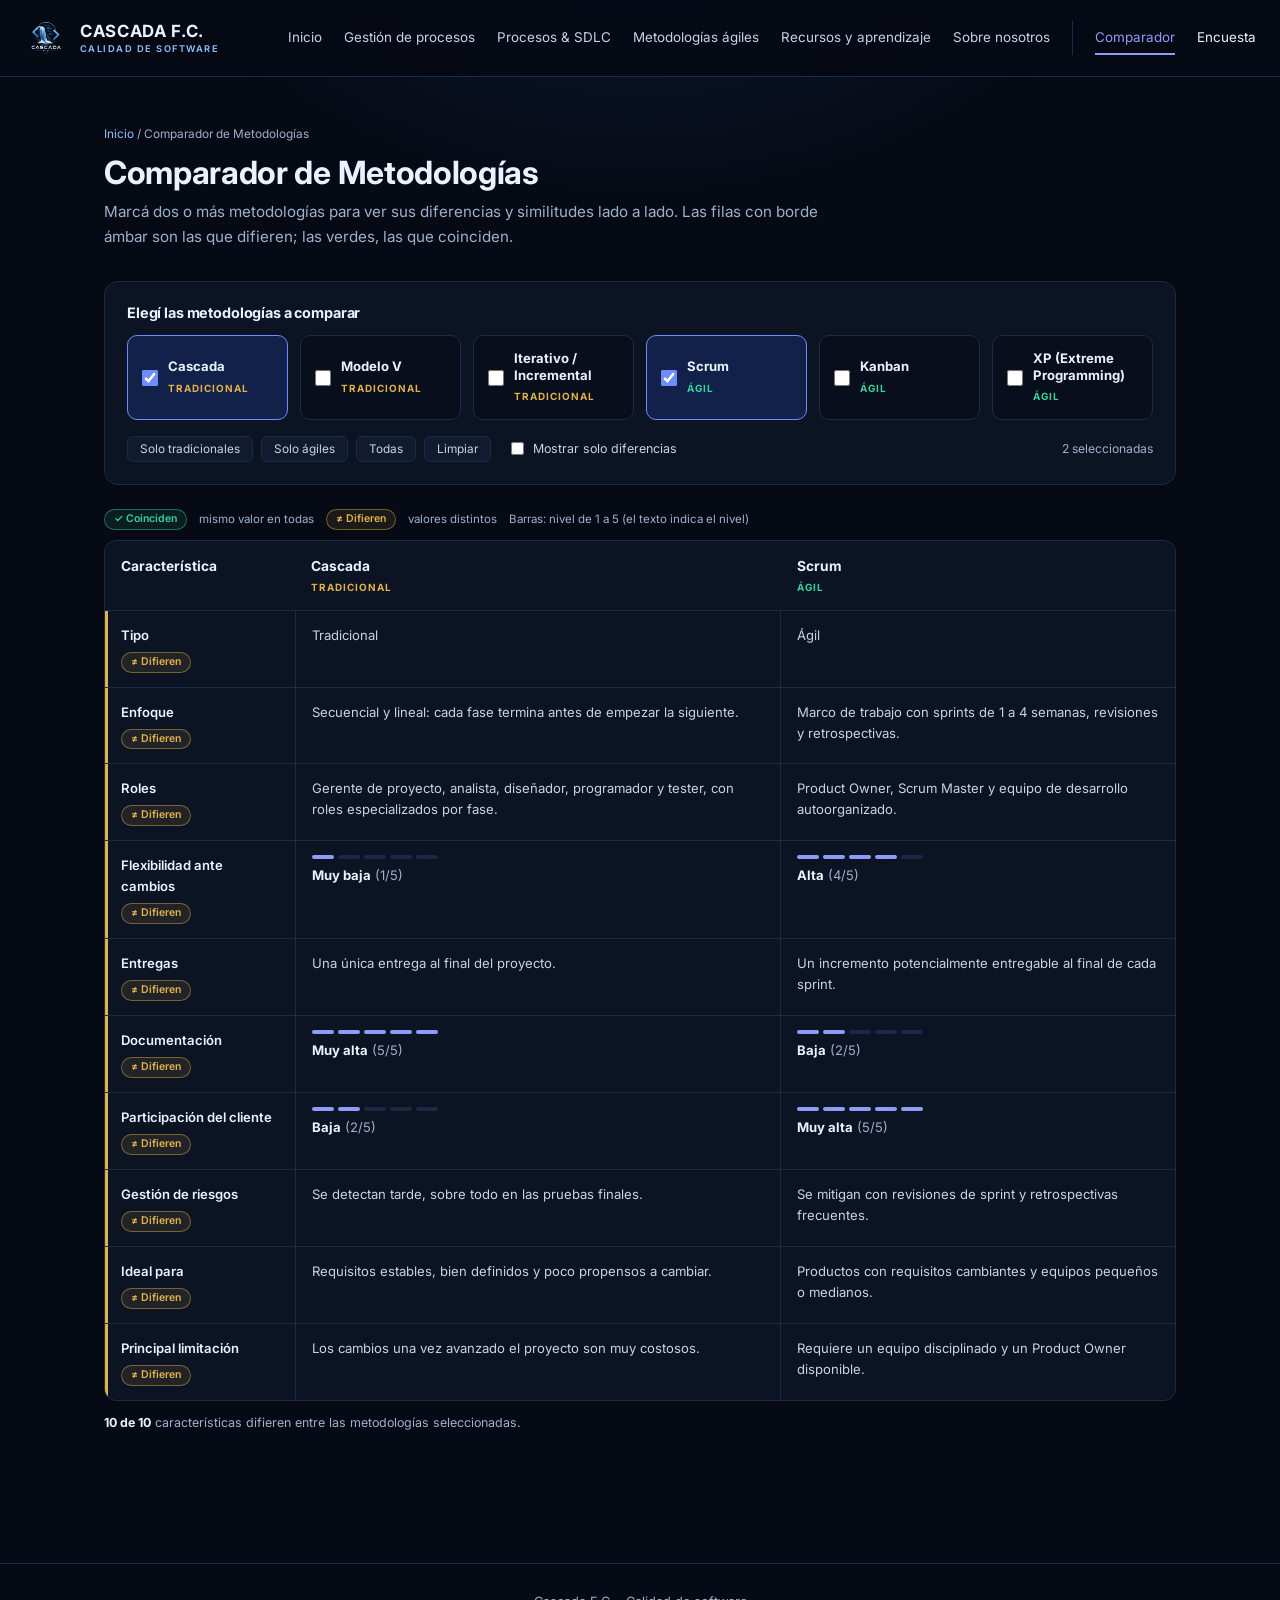
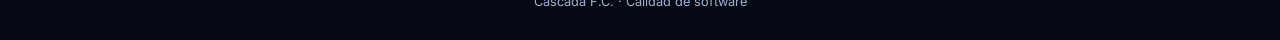
<file: comparador.html>
<!DOCTYPE html>
<html lang="es">
<head>
<meta charset="UTF-8">
<meta name="viewport" content="width=device-width, initial-scale=1.0">
<title>Comparador de Metodologías — Cascada F.C.</title>
<link rel="preconnect" href="https://fonts.googleapis.com">
<link rel="preconnect" href="https://fonts.gstatic.com" crossorigin>
<link rel="stylesheet" href="https://fonts.googleapis.com/css2?family=Inter:wght@400;500;600;700&display=swap">
<link rel="stylesheet" href="css/styles.css">
</head>
<body>

<header>
  <div class="container nav-row">
    <a class="brand" href="index.html">
      <img src="assets/logo.png" alt="Logo de Cascada F.C.">
      <span class="brand-text">CASCADA F.C.<small>CALIDAD DE SOFTWARE</small></span>
    </a>
    <nav class="primary-nav" aria-label="Navegación principal"><ul><li><a href="index.html#inicio">Inicio</a></li><li><a href="index.html#gestion">Gestión de procesos</a></li><li><a href="index.html#procesos">Procesos &amp; SDLC</a></li><li><a href="index.html#agiles">Metodologías ágiles</a></li><li><a href="index.html#recursos">Recursos y aprendizaje</a></li><li><a href="index.html#nosotros">Sobre nosotros</a></li><li class="nav-tool sep"><a href="comparador.html" class="is-active" aria-current="page">Comparador</a></li><li class="nav-tool"><a href="encuesta.html">Encuesta</a></li></ul></nav>
  </div>
</header>

<main class="tool-page">
  <div class="container">
    <p class="breadcrumb"><a href="index.html">Inicio</a> / Comparador de Metodologías</p>
    <h1 class="tool-title">Comparador de Metodologías</h1>
    <p class="sub">Marcá dos o más metodologías para ver sus diferencias y similitudes lado a lado. Las filas con borde ámbar son las que difieren; las verdes, las que coinciden.</p>

    <div id="cmpApp">
      <section class="panel" aria-labelledby="pickTitle">
        <h2 class="panel-title" id="pickTitle">Elegí las metodologías a comparar</h2>
        <div class="pick-grid" id="pickGrid"></div>
        <div class="pick-actions">
          <button type="button" class="chip-btn" data-set="trad">Solo tradicionales</button>
          <button type="button" class="chip-btn" data-set="agil">Solo ágiles</button>
          <button type="button" class="chip-btn" data-set="todas">Todas</button>
          <button type="button" class="chip-btn" data-set="limpiar">Limpiar</button>
          <label class="only-diff"><input type="checkbox" id="onlyDiff"> Mostrar solo diferencias</label>
          <span class="sel-count" id="selCount" role="status" aria-live="polite"></span>
        </div>
      </section>

      <div class="legend" aria-label="Referencias de la tabla">
        <span class="lg same">✓ Coinciden</span><span>mismo valor en todas</span>
        <span class="lg diff">≠ Difieren</span><span>valores distintos</span>
        <span>Barras: nivel de 1 a 5 (el texto indica el nivel)</span>
      </div>

      <div id="cmpResult"></div>
    </div>
  </div>
</main>

<footer><div class="container">Cascada F.C. · Calidad de software</div></footer>

<script src="js/script.js"></script>
</body>
</html>
</file>
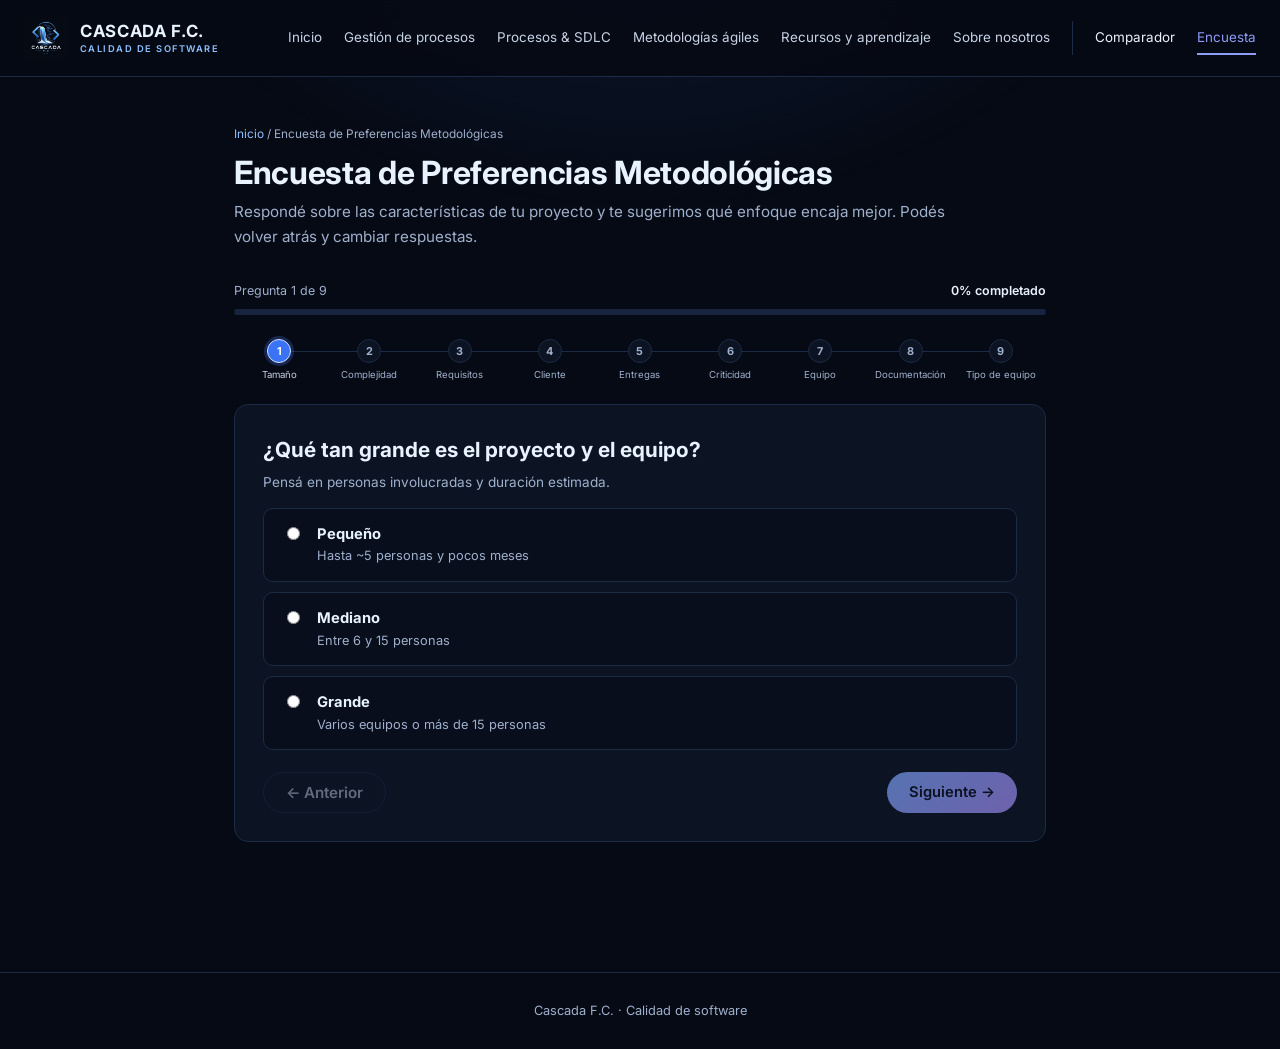
<file: encuesta.html>
<!DOCTYPE html>
<html lang="es">
<head>
<meta charset="UTF-8">
<meta name="viewport" content="width=device-width, initial-scale=1.0">
<title>Encuesta de Preferencias Metodológicas — Cascada F.C.</title>
<link rel="preconnect" href="https://fonts.googleapis.com">
<link rel="preconnect" href="https://fonts.gstatic.com" crossorigin>
<link rel="stylesheet" href="https://fonts.googleapis.com/css2?family=Inter:wght@400;500;600;700&display=swap">
<link rel="stylesheet" href="css/styles.css">
</head>
<body>

<header>
  <div class="container nav-row">
    <a class="brand" href="index.html">
      <img src="assets/logo.png" alt="Logo de Cascada F.C.">
      <span class="brand-text">CASCADA F.C.<small>CALIDAD DE SOFTWARE</small></span>
    </a>
    <nav class="primary-nav" aria-label="Navegación principal"><ul><li><a href="index.html#inicio">Inicio</a></li><li><a href="index.html#gestion">Gestión de procesos</a></li><li><a href="index.html#procesos">Procesos &amp; SDLC</a></li><li><a href="index.html#agiles">Metodologías ágiles</a></li><li><a href="index.html#recursos">Recursos y aprendizaje</a></li><li><a href="index.html#nosotros">Sobre nosotros</a></li><li class="nav-tool sep"><a href="comparador.html">Comparador</a></li><li class="nav-tool"><a href="encuesta.html" class="is-active" aria-current="page">Encuesta</a></li></ul></nav>
  </div>
</header>

<main class="tool-page">
  <div class="container narrow">
    <p class="breadcrumb"><a href="index.html">Inicio</a> / Encuesta de Preferencias Metodológicas</p>
    <h1 class="tool-title">Encuesta de Preferencias Metodológicas</h1>
    <p class="sub">Respondé sobre las características de tu proyecto y te sugerimos qué enfoque encaja mejor. Podés volver atrás y cambiar respuestas.</p>

    <div id="survey">
      <div class="survey-head"><span id="sPregunta">Pregunta 1 de 9</span><span id="sPct">0% completado</span></div>
      <div class="progress" role="progressbar" aria-label="Progreso de la encuesta" aria-valuemin="0" aria-valuemax="100" aria-valuenow="0" id="sProgress"><i id="sBar"></i></div>
      <ol class="stepper" id="sStepper" aria-label="Pasos de la encuesta"></ol>
      <div class="panel q-card" id="sCard"></div>
    </div>
  </div>
</main>

<footer><div class="container">Cascada F.C. · Calidad de software</div></footer>

<script src="js/script.js"></script>
</body>
</html>
</file>
<file: css/styles.css>
/* =========================================================
   Cascada F.C. — estilos (versión escritorio, una sola página)
   ========================================================= */
:root{
  --bg-deep:#060a14;
  --bg-panel:#0c1424;
  --bg-panel-2:#101b30;
  --line:#1c2b45;
  --blue-700:#1d4ed8;
  --blue-500:#3b82f6;
  --blue-300:#8ec1ff;
  --accent:#8f9cf7;
  --c-green:#34d399;
  --c-blue:#7ea6ff;
  --c-teal:#2dd4bf;
  --c-pink:#f472b6;
  --c-violet:#a48cf7;
  --c-red:#f87171;
  --c-amber:#e0b24a;
  --foam:#e8f3ff;
  --ink:#eef4ff;
  --ink-dim:#9fb0cc;
  --silver:#c7d3e6;
}

*{box-sizing:border-box;}
html{scroll-behavior:smooth;}
[id]{scroll-margin-top:92px;}
body{
  margin:0;
  min-width:1200px;
  background:var(--bg-deep);
  color:var(--ink);
  font-family:"Inter","Segoe UI",system-ui,-apple-system,Arial,sans-serif;
  line-height:1.6;
  -webkit-font-smoothing:antialiased;
}
body::before{
  content:"";
  position:fixed;
  inset:0;
  pointer-events:none;
  z-index:0;
  background:radial-gradient(ellipse 800px 500px at 50% -10%, rgba(59,130,246,0.14), transparent 60%);
}
h1,h2,h3,h4{
  font-weight:700;
  color:var(--foam);
  line-height:1.2;
  letter-spacing:-.01em;
  margin:0 0 .45em;
}
p{color:var(--silver); margin:0 0 1em;}
a{color:inherit;}
img{max-width:100%; display:block;}
input, textarea, button, select{font-family:inherit; font-size:1rem;}
input:focus-visible, textarea:focus-visible, select:focus-visible{outline:2px solid var(--blue-500); outline-offset:1px;}
button:focus-visible, a:focus-visible{outline:2px solid var(--blue-500); outline-offset:3px;}
.container{max-width:1120px; margin:0 auto; padding:0 24px;}

/* ---------- encabezado ---------- */
header{
  position:sticky;
  top:0;
  z-index:50;
  background:rgba(6,10,20,0.88);
  backdrop-filter:blur(10px);
  border-bottom:1px solid var(--line);
}
.nav-row{display:flex; align-items:center; justify-content:space-between; height:76px;}
.brand{display:flex; align-items:center; gap:12px; text-decoration:none;}
.brand img{height:44px; width:44px; object-fit:contain;}
.brand-text{font-weight:700; font-size:1.05rem; letter-spacing:.04em; color:var(--foam); line-height:1.1;}
.brand-text small{display:block; margin-top:3px; font-weight:600; font-size:.58rem; letter-spacing:.16em; color:var(--blue-300);}
nav.primary-nav ul{display:flex; list-style:none; margin:0; padding:0;}
nav.primary-nav li{margin-left:26px;}
nav.primary-nav a{
  position:relative;
  display:block;
  padding:6px 0;
  text-decoration:none;
  font-size:.86rem;
  color:var(--silver);
  transition:color .2s ease;
}
nav.primary-nav a:hover{color:var(--foam);}
nav.primary-nav a::after{
  content:"";
  position:absolute; left:0; bottom:0;
  width:0; height:2px;
  background:var(--accent);
  transition:width .25s ease;
}
nav.primary-nav a:hover::after, nav.primary-nav a.is-active::after{width:100%;}
nav.primary-nav a.is-active{color:var(--accent);}

/* ---------- estructura de secciones ---------- */
main{position:relative; z-index:1;}
.page-section{padding:88px 0 40px;}
.page-section + .page-section{border-top:1px solid var(--line);}
.block + .block{margin-top:84px; padding-top:84px; border-top:1px solid var(--line);}
.kicker{display:block; margin-bottom:8px; font-size:.74rem; font-weight:600; letter-spacing:.06em; color:var(--blue-300);}
.sec-title{font-size:2rem; margin-bottom:10px;}
.sub-title{font-size:1.08rem; margin-bottom:8px;}
.sub{max-width:72ch; margin-bottom:32px; font-size:.95rem; color:var(--ink-dim);}
.accent{color:var(--accent);}
.pill-tag{
  display:inline-block;
  margin-bottom:14px;
  padding:3px 12px;
  border-radius:999px;
  background:rgba(143,156,247,.14);
  border:1px solid var(--line);
  font-size:.7rem;
  font-weight:600;
  color:var(--blue-300);
}
.grid-2{display:grid; grid-template-columns:repeat(2,minmax(0,1fr)); gap:18px;}
.grid-3{display:grid; grid-template-columns:repeat(3,minmax(0,1fr)); gap:18px;}
.grid-4{display:grid; grid-template-columns:repeat(4,minmax(0,1fr)); gap:18px;}
.split{display:grid; grid-template-columns:minmax(0,1fr) minmax(0,1fr); gap:36px; align-items:start;}

/* ---------- botones ---------- */
.btn{
  display:inline-block;
  padding:13px 26px;
  border-radius:10px;
  text-decoration:none;
  font-size:.95rem;
  font-weight:600;
  transition:transform .18s ease, border-color .2s ease;
}
.btn-ghost{border:1px solid var(--line); color:var(--silver); background:transparent;}
.btn-ghost:hover{border-color:var(--accent); color:var(--foam);}
.btn-pill{border-radius:999px;}
.btn-accent{
  border:none;
  cursor:pointer;
  border-radius:999px;
  background:linear-gradient(135deg,#7ea6ff,#a48cf7);
  color:#0a1020;
  font-size:.92rem;
}
.btn-accent:hover{transform:translateY(-2px);}
.btn-accent[disabled]{opacity:.65; cursor:not-allowed; transform:none;}
.hero-actions{display:flex; gap:16px;}

/* ---------- inicio ---------- */
#inicio{padding-top:72px;}
.hero-grid{display:grid; grid-template-columns:1fr minmax(0,1fr); gap:56px; align-items:center; padding-bottom:64px;}
.eyebrow-tag{
  display:inline-block;
  margin-bottom:22px;
  padding:6px 14px;
  border:1px solid var(--line);
  border-radius:999px;
  background:rgba(143,156,247,.12);
  font-size:.8rem;
  color:var(--blue-300);
}
.hero h1{font-size:clamp(2.2rem,3.5vw,3.1rem); line-height:1.08; margin-bottom:.5em;}
.hero h1 em{font-style:normal; color:var(--accent);}
.hero p.lead{max-width:52ch; font-size:1.05rem;}

.cascade{justify-self:end; width:100%; max-width:430px;}
.cascade-steps{list-style:none; margin:0; padding:0;}
.cascade-step{
  position:relative;
  display:flex; align-items:center; gap:12px;
  width:260px;
  margin:0 0 14px calc(var(--i) * 40px);
  padding:12px 16px;
  background:var(--bg-panel);
  border:1px solid var(--line);
  border-left:2px solid var(--accent);
  border-radius:6px;
}
.cascade-step:not(:last-child)::after{
  content:"";
  position:absolute; left:22px; top:100%;
  width:1px; height:14px;
  background:var(--line);
}
.cascade-step .num, .tl-num{
  flex:none;
  width:26px; height:26px;
  border-radius:50%;
  display:flex; align-items:center; justify-content:center;
  background:rgba(143,156,247,.16);
  color:var(--accent);
  font-size:.75rem; font-weight:700;
}
.cascade-step strong{display:block; font-size:.9rem; color:var(--foam); line-height:1.25;}
.cascade-step small{display:block; font-size:.75rem; color:var(--ink-dim); line-height:1.3;}
.cascade-note{margin:6px 0 0; text-align:right; font-size:.78rem; color:var(--ink-dim);}

.sections-title{font-size:1.15rem; margin-bottom:18px;}
.section-cards{display:grid; grid-template-columns:repeat(6,minmax(0,1fr)); gap:16px;}
.section-card{
  grid-column:span 2;
  display:flex; flex-direction:column;
  padding:22px 22px 20px;
  background:var(--bg-panel);
  border:1px solid var(--line);
  border-radius:10px;
  text-decoration:none;
  transition:border-color .2s ease, transform .2s ease;
}
.section-card:nth-child(n+4){grid-column:span 3;}
.section-card:hover{border-color:var(--accent); transform:translateY(-2px);}
.section-card h3{font-size:1.05rem; margin-bottom:8px;}
.section-card p{font-size:.86rem; color:var(--ink-dim); margin-bottom:16px;}
.section-card .card-link{margin-top:auto; font-size:.82rem; font-weight:600; color:var(--accent);}

/* ---------- tarjetas genéricas ---------- */
.fcard, .info-card, .tool-card, .value, .term, .pillar, .member{
  background:var(--bg-panel);
  border:1px solid var(--line);
  border-radius:12px;
  padding:20px;
}
.fcard{border-top:2px solid rgba(143,156,247,.55);}
.fcard .mark{
  width:34px; height:34px; margin-bottom:14px;
  border-radius:8px;
  display:flex; align-items:center; justify-content:center;
  background:rgba(143,156,247,.14);
  border:1px solid rgba(143,156,247,.35);
  color:var(--accent);
  font-size:.78rem; font-weight:700;
}
.fcard h3, .info-card h4, .tool-card h3, .value h3{font-size:1rem; margin-bottom:8px;}
.fcard p, .info-card p, .tool-card p, .value p{font-size:.84rem; color:var(--ink-dim); margin-bottom:0;}
.n{margin-right:8px; font-size:.72rem; font-weight:700; color:var(--accent);}
.ex{margin-top:12px; font-size:.8rem;}
.ex b{color:var(--accent);}
.tag{display:block; margin:0 0 10px; font-size:.64rem; font-weight:600; letter-spacing:.12em; text-transform:uppercase; color:var(--ink-dim);}
.tool-card p + p{margin-top:12px; font-size:.8rem;}

.note-row{display:grid; grid-template-columns:1fr 1fr; gap:18px; margin-top:22px;}
.note{
  padding:14px 18px;
  background:rgba(59,130,246,.07);
  border-left:2px solid var(--blue-500);
  border-radius:4px;
  font-size:.84rem;
  color:var(--silver);
}
.note p{margin:0; font-size:.84rem;}
.note b, .note strong{color:var(--blue-300);}

/* ---------- pestañas ---------- */
.tabs{display:flex; gap:10px; margin:0 0 28px; flex-wrap:wrap;}
.tab-pill{
  padding:8px 18px;
  border:1px solid var(--line);
  border-radius:999px;
  background:var(--bg-panel);
  color:var(--silver);
  font-size:.84rem;
  font-weight:600;
  cursor:pointer;
  transition:border-color .2s ease, color .2s ease, background .2s ease;
}
.tab-pill:hover{border-color:var(--accent); color:var(--foam);}
.tab-pill[aria-selected="true"]{background:#3b73f6; border-color:#3b73f6; color:#fff;}
.tab-panel{animation:fadein .3s ease;}
@keyframes fadein{from{opacity:0; transform:translateY(4px);} to{opacity:1; transform:none;}}

/* ---------- ventajas / desventajas ---------- */
.pc{display:grid; grid-template-columns:1fr 1fr; gap:14px; margin:18px 0 14px;}
.pros, .cons{padding:14px 16px; border-radius:10px; border:1px solid;}
.pros{background:rgba(52,211,153,.07); border-color:rgba(52,211,153,.28);}
.cons{background:rgba(248,113,113,.07); border-color:rgba(248,113,113,.28);}
.pros h4{color:var(--c-green);}
.cons h4{color:var(--c-red);}
.pc h4{font-size:.78rem; margin-bottom:8px;}
.pc ul{list-style:none; margin:0; padding:0;}
.pc li{position:relative; padding:3px 0 3px 14px; font-size:.8rem; color:var(--silver);}
.pc li::before{content:""; position:absolute; left:0; top:11px; width:5px; height:5px; border-radius:1px; background:currentColor;}
.pros li::before{color:var(--c-green);}
.cons li::before{color:var(--c-red);}
.when{
  padding:14px 18px;
  background:rgba(59,130,246,.07);
  border-left:2px solid var(--blue-500);
  border-radius:4px;
}
.when h4{font-size:.8rem; color:var(--blue-300); margin-bottom:4px;}
.when p{margin:0; font-size:.8rem; color:var(--silver);}
.model-text{font-size:.88rem; color:var(--ink-dim); max-width:62ch;}

/* ---------- diagramas ---------- */
.diagram{background:var(--bg-panel); border:1px solid var(--line); border-radius:14px; padding:20px;}
.diagram svg{display:block; width:100%; height:auto;}
.diagram .cap{margin:12px 0 0; text-align:center; font-size:.72rem; color:var(--ink-dim);}
.svg-box{fill:#0f1a33; stroke:var(--accent); stroke-width:1; opacity:1;}
.svg-box.hl{fill:#14224a;}
.svg-t{fill:var(--foam); font-weight:700;}
.svg-s{fill:var(--ink-dim);}
.svg-dash{fill:none; stroke:#2a3d63; stroke-dasharray:4 4;}
.svg-line{fill:none; stroke:#3a5190; stroke-width:1.2;}
.svg-arrow{fill:var(--accent);}
.svg-num{fill:#3b73f6;}
.svg-numt{fill:#fff; font-weight:700;}
.svg-circle{fill:none; stroke:var(--accent); stroke-width:1.2;}
.svg-label{fill:var(--ink-dim); letter-spacing:.1em; font-weight:600;}

.iter{display:grid; gap:10px;}
.iter-row{
  display:grid; grid-template-columns:1.25fr 1fr; gap:16px; align-items:center;
  padding:12px 14px;
  background:var(--bg-panel-2);
  border:1px solid var(--line);
  border-radius:10px;
}
.iter-row.last{border-color:var(--accent);}
.iter-row h4{font-size:.8rem; margin-bottom:8px;}
.chips{display:flex; gap:6px;}
.chips span{padding:3px 8px; border:1px solid var(--line); border-radius:999px; font-size:.66rem; color:var(--ink-dim);}
.iter-out small{display:block; font-size:.62rem; color:var(--ink-dim);}
.bar{height:8px; margin:5px 0; border-radius:999px; background:#16243f; overflow:hidden;}
.bar i{display:block; height:100%; border-radius:999px; background:#3b73f6;}

/* ---------- ciclo de vida (SDLC) ---------- */
.timeline{list-style:none; margin:0; padding:0 0 0 40px; position:relative;}
.timeline::before{content:""; position:absolute; left:11px; top:14px; bottom:14px; width:1px; background:var(--line);}
.tl-item{position:relative; padding:0 0 24px; outline:none; cursor:default;}
.tl-item:last-child{padding-bottom:0;}
.tl-dot{
  position:absolute; left:-40px; top:1px;
  width:24px; height:24px;
  border-radius:50%;
  border:2px solid var(--accent);
  background:var(--bg-deep);
  display:flex; align-items:center; justify-content:center;
  transition:background .3s ease, border-color .3s ease, box-shadow .3s ease;
}
.tl-dot::after{
  content:"";
  width:8px; height:8px;
  border-radius:50%;
  background:var(--accent);
  transition:background .3s ease, box-shadow .3s ease;
}
/* "foco": se enciende solo la etapa sobre la que está el cursor */
.tl-item:hover .tl-dot, .tl-item:focus-visible .tl-dot{
  background:#4f7dff;
  border-color:#d6e4ff;
  box-shadow:0 0 0 4px rgba(79,125,255,.28), 0 0 22px 8px rgba(79,125,255,.7);
}
.tl-item:hover .tl-dot::after, .tl-item:focus-visible .tl-dot::after{
  background:#fff;
  box-shadow:0 0 8px 2px #fff;
}
.tl-step{display:block; font-size:.64rem; font-weight:700; letter-spacing:.12em; text-transform:uppercase; color:var(--accent);}
.tl-item h3{font-size:1.02rem; margin:2px 0 4px;}
.tl-item p{margin:0 0 4px; font-size:.82rem; color:var(--ink-dim);}
.tl-item .why strong{color:var(--accent); font-weight:600;}
.sdlc-side .diagram{margin-bottom:22px;}
.sdlc-side p{font-size:.84rem; color:var(--ink-dim);}
.sdlc-side .note{margin-top:14px;}

/* ---------- tabla comparativa ---------- */
.table-wrap{border:1px solid var(--line); border-radius:12px; overflow:hidden; background:var(--bg-panel);}
.cmp{width:100%; border-collapse:collapse; font-size:.84rem;}
.cmp th{padding:14px 20px; text-align:left; background:var(--bg-panel-2); color:var(--accent); font-size:.76rem; font-weight:700;}
.cmp td{padding:13px 20px; border-top:1px solid var(--line); color:var(--ink-dim);}
.cmp td:first-child{color:var(--foam); font-weight:600;}
.pager{display:flex; justify-content:space-between; margin-top:56px; padding-top:24px; border-top:1px solid var(--line);}
.pager a{text-decoration:none; font-size:.85rem; color:var(--foam);}
.pager small{display:block; font-size:.72rem; color:var(--ink-dim);}
.pager .next{text-align:right;}
.pager a:hover{color:var(--accent);}

/* ---------- recursos ---------- */
.gloss{display:grid; grid-template-columns:repeat(3,minmax(0,1fr)); gap:14px; margin:0;}
.term{padding:16px 18px;}
.term dt{margin-bottom:4px; font-size:.9rem; font-weight:700; color:var(--foam);}
.term dd{margin:0; font-size:.8rem; color:var(--ink-dim);}
.acc-item{border-bottom:1px solid var(--line);}
.acc-trigger{
  width:100%;
  display:flex; justify-content:space-between; align-items:center;
  padding:16px 4px;
  text-align:left;
  background:none; border:none;
  color:var(--foam);
  font-weight:600; font-size:.95rem;
  cursor:pointer;
}
.acc-trigger .plus{color:var(--accent); font-size:1.2rem; transition:transform .25s ease;}
.acc-trigger[aria-expanded="true"] .plus{transform:rotate(45deg);}
.acc-panel{max-height:0; overflow:hidden; transition:max-height .3s ease;}
.acc-panel-inner{padding:0 4px 18px;}
.acc-panel-inner p{margin:0; font-size:.88rem; color:var(--ink-dim); max-width:80ch;}
.link-card{display:block; padding:18px 20px; background:var(--bg-panel); border:1px solid var(--line); border-radius:12px; text-decoration:none; transition:border-color .2s ease, transform .2s ease;}
.link-card:hover{border-color:var(--accent); transform:translateY(-2px);}
.link-card h3{font-size:.98rem; margin-bottom:6px;}
.link-card p{margin-bottom:12px; font-size:.82rem; color:var(--ink-dim);}
.link-card span{font-size:.78rem; font-weight:600; color:var(--accent);}
.quiz{display:grid; gap:14px;}
.quiz-q{padding:20px; background:var(--bg-panel); border:1px solid var(--line); border-radius:12px;}
.quiz-q h3{font-size:.98rem; margin-bottom:14px;}
.quiz-opts{display:grid; grid-template-columns:1fr 1fr; gap:10px;}
.quiz-opt{
  padding:10px 14px;
  text-align:left;
  background:var(--bg-panel-2);
  border:1px solid var(--line);
  border-radius:8px;
  color:var(--silver);
  font-size:.84rem;
  cursor:pointer;
  transition:border-color .2s ease;
}
.quiz-opt:hover:not(:disabled){border-color:var(--accent);}
.quiz-opt:disabled{cursor:default;}
.quiz-opt.is-correct{border-color:var(--c-green); background:rgba(52,211,153,.12); color:#c9f5e2;}
.quiz-opt.is-wrong{border-color:var(--c-red); background:rgba(248,113,113,.12); color:#fed2d2;}
.quiz-fb{margin:12px 0 0; min-height:1.2em; font-size:.8rem; color:var(--ink-dim);}
.quiz-bar{display:flex; align-items:center; justify-content:space-between; margin-top:6px;}
.quiz-score{margin:0; font-size:.88rem; color:var(--silver);}

/* ---------- sobre nosotros y contacto ---------- */
.about-hero{padding-bottom:60px;}
.about-hero h2{font-size:clamp(2.2rem,4vw,3rem); margin-bottom:14px;}
.about-hero .lead{max-width:46ch; font-size:1.02rem; margin-bottom:24px;}
.grad{
  background:linear-gradient(90deg,var(--c-blue),#c084fc);
  -webkit-background-clip:text;
  background-clip:text;
  -webkit-text-fill-color:transparent;
  color:transparent;
}
.why-panel{
  padding:26px 28px;
  margin-bottom:20px;
  background:linear-gradient(135deg,#101b34,#151a35);
  border:1px solid var(--line);
  border-radius:16px;
}
.why-panel p{max-width:62ch; margin-bottom:.8em;}
.why-panel p:last-child{margin-bottom:0;}
.why-panel strong{color:var(--blue-300);}
.pillar, .member{border-top:2px solid var(--tone);}
.pillar h3, .member h3{font-size:1rem; margin-bottom:6px;}
.pillar p, .member p{margin:0; font-size:.86rem; color:var(--ink-dim);}
.avatar{
  width:52px; height:52px; margin-bottom:14px;
  border-radius:50%;
  display:flex; align-items:center; justify-content:center;
  background:linear-gradient(135deg,var(--g1),var(--g2));
  color:#0a1020;
  font-weight:700; font-size:1.05rem;
  position:relative; overflow:hidden;
}
/* foto del integrante: cubre el círculo; si no carga, quedan las iniciales */
.avatar img{
  position:absolute; inset:0;
  width:100%; height:100%;
  object-fit:cover; object-position:center 20%;
  border-radius:50%;
}
.badge{
  display:inline-block;
  margin:2px 0 12px;
  padding:2px 10px;
  border:1px solid var(--tone);
  border-radius:999px;
  font-size:.7rem; font-weight:600;
  color:var(--tone);
}
/* ---------- equipo: tarjetas de perfil (Scrum Master, Diseño, Desarrollo, QA) ---------- */
#equipo .grid-4{grid-template-columns:repeat(2,minmax(0,1fr)); gap:20px;}
#equipo .member{
  display:grid;
  grid-template-columns:auto minmax(0,1fr);
  column-gap:16px;
  align-content:start;
  padding:22px;
  background:linear-gradient(160deg,var(--bg-panel-2),var(--bg-panel) 60%);
  position:relative; overflow:hidden; isolation:isolate;
  transform:perspective(900px) rotateX(var(--rx,0deg)) rotateY(var(--ry,0deg)) translateY(var(--ty,0px));
  transition:border-color .2s ease, box-shadow .25s ease, opacity .25s ease, filter .25s ease, transform .15s ease-out;
}
#equipo .member:hover, #equipo .member:focus-visible{--ty:-4px; border-color:var(--tone); outline:none;}
#equipo .member.is-active{box-shadow:0 14px 34px -14px var(--tone);}
#equipo .member > *{grid-column:1 / -1;}

/* cabecera: avatar a la izquierda, nombre y rol a la derecha */
#equipo .member .avatar{
  grid-column:1; grid-row:1 / span 2;
  width:76px; height:76px; margin:0;
  font-size:1.3rem;
  box-shadow:0 0 0 3px var(--bg-panel), 0 0 0 4px var(--tone);
}
#equipo .member h3{grid-column:2; align-self:end; margin:0; font-size:1.08rem; color:var(--foam);}
#equipo .member .badge{
  grid-column:2; justify-self:start; align-self:start;
  margin:6px 0 0;
  background:rgba(255,255,255,.03);
}
#equipo .member > p{
  margin:16px 0 0; padding-top:16px;
  border-top:1px solid var(--line);
  line-height:1.55;
}

/* motivación e institución */
.member-meta{margin:16px 0 0; padding:0; display:grid; gap:12px;}
.member-meta > div{
  padding:10px 12px;
  background:rgba(255,255,255,.025);
  border:1px solid var(--line);
  border-left:3px solid var(--tone);
  border-radius:8px;
}
.member-meta dt{
  margin:0 0 2px;
  font-size:.64rem; font-weight:600; letter-spacing:.12em; text-transform:uppercase;
  color:var(--tone);
}
.member-meta dd{margin:0; font-size:.84rem; line-height:1.5; color:var(--silver);}
.member-meta dd.is-blank{min-height:3.2em; border-bottom:1px dashed var(--line);}

/* ---------- equipo: efectos hover (los activa perfiles-hover.js) ---------- */
#equipo .member::before{
  content:""; position:absolute; inset:0; z-index:-1; pointer-events:none;
  background:radial-gradient(260px circle at var(--mx,50%) var(--my,0%), color-mix(in srgb,var(--tone) 22%,transparent), transparent 70%);
  opacity:0; transition:opacity .25s ease;
}
#equipo .member.is-active::before{opacity:1;}
#equipo .member .avatar{transition:transform .25s ease, box-shadow .25s ease;}
#equipo .member.is-active .avatar{transform:scale(1.1) rotate(-4deg); box-shadow:0 0 0 3px var(--bg-panel), 0 0 0 4px var(--tone), 0 0 18px var(--tone);}
#equipo .member .member-meta > div{transition:transform .25s ease, background .25s ease;}
#equipo .member.is-active .member-meta > div{background:rgba(255,255,255,.05);}
#equipo .member.is-active .member-meta > div:nth-child(2){transform:translateX(4px);}
#equipo .grid-4.has-active .member:not(.is-active){opacity:.55; filter:saturate(.6);}
.contact-grid{display:grid; grid-template-columns:1fr 1.15fr; gap:48px; align-items:start;}
.tips{list-style:none; margin:0 0 18px; padding:0;}
.tips li{position:relative; padding:0 0 12px 26px; font-size:.9rem; color:var(--ink-dim);}
.tips li::before{content:"✓"; position:absolute; left:0; top:0; font-weight:700; color:var(--c-green);}
.tips strong{color:var(--foam);}
.mail-line{font-size:.85rem; color:var(--ink-dim);}
.mail-line a{color:var(--blue-300); text-decoration:underline; text-underline-offset:3px;}

.form-card{padding:24px; background:var(--bg-panel); border:1px solid var(--line); border-radius:16px; color-scheme:dark;}
.form-to{margin-bottom:14px; font-size:.8rem; color:var(--ink-dim);}
.form-to strong{color:var(--foam);}
.madlib{margin:0 0 6px; line-height:2.5; font-size:1rem; color:var(--ink);}
.madlib label{display:inline; color:var(--ink);}
.ml-field{
  display:inline-block;
  max-width:100%;
  min-width:8.5rem;
  padding:2px 4px;
  background:transparent;
  color:var(--ink);
  border:none;
  border-bottom:1px dashed var(--ink-dim);
  border-radius:0;
}
.ml-field::placeholder, textarea.ruled::placeholder{color:#6f809e;}
select.ml-field option{background:#0c1424; color:#eef4ff;}
.block-label{display:block; margin:16px 0 4px; font-size:.82rem; font-weight:600; color:var(--foam);}
textarea.ruled{
  display:block; width:100%;
  padding:0; border:none; resize:vertical;
  color:var(--ink);
  line-height:28px;
  background:repeating-linear-gradient(to bottom, transparent 0, transparent 27px, var(--line) 27px, var(--line) 28px) local;
}
.check-row{display:flex; align-items:flex-start; gap:10px; margin:14px 0 4px; font-size:.84rem; color:var(--ink-dim);}
.check-row input{margin-top:3px; accent-color:var(--blue-500);}
.form-foot{display:flex; align-items:center; justify-content:space-between; gap:12px; margin-top:18px;}
.form-note{font-size:.76rem; color:var(--ink-dim);}
.field-error{display:block; margin-top:2px; font-size:.78rem; color:#ff9b9b;}
.field-error:empty{display:none;}
.ml-field.has-error, textarea.ruled.has-error{border-bottom-color:#ff6b6b !important;}
textarea.ruled.has-error{box-shadow:0 1px 0 #ff6b6b;}
input[type="checkbox"].has-error{outline:2px solid #ff6b6b;}
.form-status{margin:10px 0 0; min-height:1.3em; font-size:.9rem;}
.form-status.success{color:#7ee0a8;}
.form-status.error{color:#ff9b9b;}

/* ---------- pie ---------- */
footer{position:relative; z-index:1; margin-top:40px; padding:28px 0; border-top:1px solid var(--line); text-align:center; font-size:.8rem; color:var(--ink-dim);}

/* =========================================================
   Menú con herramientas, portada, páginas de herramientas
   ========================================================= */
header .container{max-width:1280px;}
nav.primary-nav a{white-space:nowrap; font-size:.84rem;}
nav.primary-nav li{margin-left:22px;}
nav.primary-nav li.sep{margin-left:22px; padding-left:22px; border-left:1px solid var(--line);}
nav.primary-nav li.nav-tool a{color:var(--foam);}
nav.primary-nav a.is-active, nav.primary-nav li.nav-tool a.is-active{color:var(--accent);}

/* ---------- portada: herramientas interactivas ---------- */
.tools-head{display:flex; align-items:baseline; gap:14px; margin:56px 0 18px;}
.tools-head .sections-title{margin:0;}
.tools-sub{font-size:.85rem; color:var(--ink-dim);}
.tool-link{
  display:flex; flex-direction:column;
  padding:22px;
  background:linear-gradient(135deg,#0f1a33,#0c1424);
  border:1px solid var(--line);
  border-radius:12px;
  text-decoration:none;
  transition:border-color .2s ease, transform .2s ease;
}
.tool-link:hover{border-color:var(--accent); transform:translateY(-2px);}
.tool-icon{
  width:36px; height:36px; margin-bottom:14px;
  border-radius:9px;
  display:flex; align-items:center; justify-content:center;
  background:rgba(143,156,247,.16);
  border:1px solid rgba(143,156,247,.35);
  color:var(--accent);
}
.tool-icon svg{width:18px; height:18px;}
.tool-link h3{font-size:1.05rem; margin-bottom:6px;}
.tool-link p{font-size:.86rem; color:var(--ink-dim); margin-bottom:14px;}
.tool-link .card-link{margin-top:auto; font-size:.82rem; font-weight:600; color:var(--accent);}

/* ---------- páginas de herramientas ---------- */
.tool-page{padding:48px 0 90px;}
.narrow{max-width:860px;}
.breadcrumb{margin:0 0 10px; font-size:.74rem; color:var(--ink-dim);}
.breadcrumb a{color:var(--blue-300); text-decoration:none;}
.breadcrumb a:hover{text-decoration:underline;}
.tool-title{font-size:2rem; margin-bottom:8px;}
.panel{background:var(--bg-panel); border:1px solid var(--line); border-radius:14px; padding:22px;}
.panel-title{margin-bottom:14px; font-size:.9rem;}

/* ---------- comparador ---------- */
.pick-grid{display:grid; grid-template-columns:repeat(6,minmax(0,1fr)); gap:12px;}
.pick{
  display:flex; align-items:center; gap:10px;
  padding:14px;
  background:#080e1c;
  border:1px solid var(--line);
  border-radius:10px;
  cursor:pointer;
  transition:border-color .2s ease, background .2s ease;
}
.pick:hover{border-color:var(--accent);}
.pick.is-selected{border-color:#6f8cff; background:#12214a;}
.pick input{flex:none; width:16px; height:16px; margin:0; accent-color:#6f8cff;}
.pick strong{display:block; font-size:.82rem; line-height:1.25; color:var(--foam);}
.pick em{display:block; margin-top:6px; font-style:normal; font-size:.62rem; font-weight:700; letter-spacing:.1em; text-transform:uppercase;}
.t-trad{color:#e0b24a;}
.t-agil{color:var(--c-green);}
.pick-actions{display:flex; align-items:center; flex-wrap:wrap; gap:8px; margin-top:16px;}
.chip-btn{
  padding:5px 12px;
  border:1px solid var(--line);
  border-radius:6px;
  background:var(--bg-panel-2);
  color:var(--silver);
  font-size:.74rem;
  cursor:pointer;
}
.chip-btn:hover{border-color:var(--accent); color:var(--foam);}
.only-diff{display:flex; align-items:center; gap:6px; margin-left:8px; font-size:.78rem; color:var(--silver); cursor:pointer;}
.only-diff input{accent-color:#6f8cff;}
.sel-count{margin-left:auto; font-size:.76rem; color:var(--ink-dim);}
.legend{display:flex; align-items:center; flex-wrap:wrap; gap:12px; margin:24px 0 10px; font-size:.72rem; color:var(--ink-dim);}
.lg, .badge-same, .badge-diff{
  display:inline-block;
  padding:1px 9px;
  border:1px solid;
  border-radius:999px;
  font-style:normal; font-size:.66rem; font-weight:600;
}
.lg.same, .badge-same{color:var(--c-green); border-color:rgba(52,211,153,.45); background:rgba(52,211,153,.1);}
.lg.diff, .badge-diff{color:#e0b24a; border-color:rgba(224,178,74,.45); background:rgba(224,178,74,.1);}
.cmp-wrap{overflow-x:auto; background:var(--bg-panel); border:1px solid var(--line); border-radius:12px;}
.cmp-table{width:100%; border-collapse:collapse; font-size:.82rem;}
.cmp-table th, .cmp-table td{padding:14px 16px; text-align:left; vertical-align:top; border-top:1px solid var(--line);}
.cmp-table thead th{border-top:none; font-size:.86rem; color:var(--foam);}
.cmp-table thead th small{display:block; margin-top:3px; font-size:.62rem; font-weight:700; letter-spacing:.1em; text-transform:uppercase;}
.cmp-table tbody th{width:190px; font-weight:600; color:var(--foam);}
.cmp-table tbody th span{display:block;}
.cmp-table tbody th em{margin-top:6px;}
.cmp-table td{min-width:210px; color:var(--silver); border-left:1px solid var(--line);}
.cmp-table tr.diff th{box-shadow:inset 3px 0 0 #e0b24a;}
.cmp-table tr.same th{box-shadow:inset 3px 0 0 var(--c-green);}
.bars{display:flex; gap:4px; margin-bottom:6px;}
.bars i{width:22px; height:4px; border-radius:2px; background:#1b2745;}
.bars i.on{background:var(--accent);}
.cmp-table td strong{color:var(--foam);}
.cmp-table td span.lv{color:var(--ink-dim);}
.cmp-summary{margin:12px 0 0; font-size:.78rem; color:var(--ink-dim);}
.cmp-summary b{color:var(--foam);}
.cmp-empty{padding:48px 20px; text-align:center; color:var(--ink-dim); background:var(--bg-panel); border:1px dashed var(--line); border-radius:12px;}

/* ---------- encuesta ---------- */
.survey-head{display:flex; justify-content:space-between; margin-bottom:8px; font-size:.78rem; color:var(--ink-dim);}
.survey-head #sPct{font-weight:600; color:var(--foam);}
.progress{height:6px; margin-bottom:24px; border-radius:999px; background:#16243f; overflow:hidden;}
.progress i{display:block; width:0; height:100%; background:linear-gradient(90deg,#6f8cff,#a48cf7); transition:width .3s ease;}
.stepper{display:grid; grid-template-columns:repeat(9,1fr); margin:0 0 24px; padding:0; list-style:none;}
.step{position:relative; display:flex; flex-direction:column; align-items:center; gap:6px; font-size:.6rem; color:var(--ink-dim);}
.step::before{content:""; position:absolute; top:12px; left:-50%; width:100%; height:1px; background:var(--line);}
.step:first-child::before{display:none;}
.step button{
  position:relative; z-index:1;
  display:flex; flex-direction:column; align-items:center; gap:6px;
  padding:0; background:none; border:none;
  color:inherit; font-size:inherit;
  cursor:default;
}
.step .dot{
  width:24px; height:24px;
  border-radius:50%;
  border:1px solid var(--line);
  background:var(--bg-panel);
  display:flex; align-items:center; justify-content:center;
  font-size:.68rem; font-weight:700; color:var(--ink-dim);
}
.step.is-done .dot{background:rgba(143,156,247,.2); border-color:var(--accent); color:var(--accent);}
.step.is-current .dot{background:#3b73f6; border-color:#cfe0ff; color:#fff; box-shadow:0 0 0 3px rgba(79,125,255,.25);}
.step.is-done button, .step.is-current button{cursor:pointer; color:var(--silver);}
.q-card{padding:28px;}
.q-card fieldset{margin:0; padding:0; border:none; min-width:0;}
.q-card legend{padding:0; margin-bottom:6px; font-size:1.3rem; font-weight:700; color:var(--foam);}
.q-hint{margin:0 0 14px; font-size:.85rem; color:var(--ink-dim);}
.opt{
  display:flex; align-items:flex-start; gap:14px;
  margin-top:10px; padding:14px 18px;
  background:#080e1c;
  border:1px solid var(--line);
  border-radius:10px;
  cursor:pointer;
  transition:border-color .2s ease, background .2s ease;
}
.opt:hover{border-color:var(--accent);}
.opt.is-selected{border-color:#6f8cff; background:#12214a;}
.opt input{margin-top:4px; accent-color:#6f8cff;}
.opt strong{display:block; font-size:.92rem; color:var(--foam);}
.opt span{font-size:.8rem; color:var(--ink-dim);}
.q-nav{display:flex; justify-content:space-between; margin-top:22px;}
.q-nav .btn{padding:10px 22px;}
.q-nav .btn-ghost[disabled]{opacity:.45; cursor:not-allowed;}
.res-badge{display:inline-block; margin-bottom:10px; padding:3px 12px; border-radius:999px; font-size:.72rem; font-weight:700; letter-spacing:.06em; text-transform:uppercase; border:1px solid;}
.res-badge.tradicional{color:#e0b24a; border-color:rgba(224,178,74,.5); background:rgba(224,178,74,.1);}
.res-badge.hibrido{color:var(--c-teal); border-color:rgba(45,212,191,.5); background:rgba(45,212,191,.1);}
.res-badge.agil{color:var(--c-green); border-color:rgba(52,211,153,.5); background:rgba(52,211,153,.1);}
.res-title{margin-bottom:8px; font-size:1.5rem;}
.res-text{font-size:.92rem; color:var(--silver);}
.gauge{margin:22px 0 6px;}
.gauge-bar{position:relative; height:10px; border-radius:999px; background:linear-gradient(90deg,#e0b24a 0%,#2dd4bf 50%,#34d399 100%); opacity:.85;}
.gauge-mark{position:absolute; top:-5px; width:4px; height:20px; border-radius:2px; background:#fff; box-shadow:0 0 8px rgba(255,255,255,.7); transform:translateX(-50%);}
.gauge-lbl{display:flex; justify-content:space-between; margin-top:8px; font-size:.7rem; color:var(--ink-dim);}
.res-h{margin:24px 0 10px; font-size:.95rem;}
.rec-list{display:grid; gap:10px; margin:0; padding:0; list-style:none;}
.rec-list li{padding:12px 16px; background:var(--bg-panel-2); border:1px solid var(--line); border-left:2px solid var(--accent); border-radius:8px; font-size:.84rem; color:var(--ink-dim);}
.rec-list strong{color:var(--foam);}
.ans-grid{display:grid; grid-template-columns:repeat(3,1fr); gap:8px;}
.ans{padding:9px 12px; background:#080e1c; border:1px solid var(--line); border-radius:8px; font-size:.76rem; color:var(--ink-dim);}
.ans b{display:block; color:var(--foam); font-size:.78rem;}
.ans em{display:inline-block; margin-top:4px; font-style:normal; font-size:.62rem; font-weight:700; letter-spacing:.08em; text-transform:uppercase;}
.ans em.l-0{color:#e0b24a;} .ans em.l-1{color:var(--c-teal);} .ans em.l-2{color:var(--c-green);}
.res-tip{margin-top:18px;}
.res-actions{display:flex; flex-wrap:wrap; gap:12px; margin-top:26px;}
.res-actions .btn{padding:11px 22px;}

/* =========================================================
   Metodologías ágiles
   ========================================================= */
.sec-hero{padding-bottom:28px;}
.hero-h{max-width:22ch; margin-bottom:14px; font-size:clamp(2.1rem,3.4vw,2.9rem); line-height:1.1;}
.sec-hero .sub{margin-bottom:22px;}
#agiles [id]{scroll-margin-top:150px;}
.toc-sticky{
  position:sticky; top:76px; z-index:40;
  padding:10px 0;
  background:rgba(6,10,20,.92);
  backdrop-filter:blur(10px);
  border-top:1px solid var(--line);
  border-bottom:1px solid var(--line);
}
.toc-row{display:flex; align-items:center; gap:16px;}
.toc-label{flex:none; font-size:.68rem; font-weight:700; letter-spacing:.1em; text-transform:uppercase; color:var(--ink-dim);}
.toc-row nav{display:flex; flex-wrap:wrap; gap:8px;}
.toc-pill, .hero-chip{
  padding:5px 13px;
  border:1px solid var(--line);
  border-radius:999px;
  background:var(--bg-panel);
  color:var(--silver);
  font-size:.76rem; font-weight:500;
  text-decoration:none;
  transition:border-color .2s ease, color .2s ease, background .2s ease;
}
.toc-pill:hover, .hero-chip:hover{border-color:var(--accent); color:var(--foam);}
.toc-pill.is-active{background:#3b73f6; border-color:#3b73f6; color:#fff;}
.value-card{position:relative; padding:20px; background:var(--bg-panel); border:1px solid var(--line); border-top:2px solid var(--accent); border-radius:12px;}
.v-num{display:flex; align-items:center; justify-content:center; width:26px; height:26px; margin-bottom:12px; border-radius:7px; background:rgba(143,156,247,.16); color:var(--accent); font-size:.76rem; font-weight:700;}
.value-card h3{margin-bottom:4px; font-size:1rem;}
.v-over{margin-bottom:10px; font-size:.82rem; font-weight:600; color:var(--accent);}
.v-desc{margin:0; font-size:.8rem; color:var(--ink-dim);}
.v-note{margin:16px 0 0; font-size:.8rem; font-style:italic; color:var(--ink-dim);}
.block-sub{margin:34px 0 14px;}
.principles{display:grid; grid-template-columns:repeat(3,minmax(0,1fr)); gap:12px;}
.principle{display:flex; gap:12px; padding:14px 16px; background:var(--bg-panel); border:1px solid var(--line); border-left:2px solid var(--accent); border-radius:8px;}
.principle span{flex:none; width:22px; height:22px; border-radius:50%; background:rgba(143,156,247,.16); color:var(--accent); font-size:.68rem; font-weight:700; display:flex; align-items:center; justify-content:center;}
.principle p{margin:0; font-size:.8rem; color:var(--silver);}
.approach{padding:22px; background:var(--bg-panel); border:1px solid var(--line); border-top:3px solid var(--tone); border-radius:12px;}
.ap-tag{display:inline-block; margin-bottom:10px; padding:2px 10px; border:1px solid var(--tone); border-radius:999px; font-size:.64rem; font-weight:700; letter-spacing:.06em; text-transform:uppercase; color:var(--tone);}
.approach h3{margin-bottom:6px; font-size:1.2rem; color:var(--tone);}
.ap-desc{font-size:.84rem; color:var(--ink-dim);}
.ap-h{margin:14px 0 4px; font-size:.64rem; font-weight:700; letter-spacing:.12em; text-transform:uppercase; color:var(--ink-dim);}
.approach ul{margin:0; padding:0; list-style:none;}
.approach li{position:relative; padding:2px 0 2px 14px; font-size:.8rem; color:var(--silver);}
.approach li::before{content:""; position:absolute; left:0; top:11px; width:5px; height:5px; border-radius:1px; background:var(--tone);}
.scheme{margin:0;}
.scheme .diagram{padding:14px;}
.scheme figcaption{margin-top:10px; font-size:.78rem; color:var(--ink-dim);}
.scheme figcaption strong{color:var(--foam);}
.svg-col{fill:none; stroke:#22325a; stroke-dasharray:3 3;}
.svg-card{fill:#101b30; stroke:#2a3d63;}
.svg-bar1{fill:#3a5190;}
.svg-bar2{fill:#243558;}
.svg-wip{fill:#e0b24a; font-weight:700;}
.sc-card{padding:18px; background:var(--bg-panel); border:1px solid var(--line); border-radius:12px;}
.sc-icon{display:flex; align-items:center; justify-content:center; min-width:34px; height:34px; margin-bottom:12px; padding:0 8px; width:max-content; border-radius:9px; background:rgba(143,156,247,.16); border:1px solid rgba(143,156,247,.35); color:var(--accent); font-size:.74rem; font-weight:700;}
.sc-card h4{margin-bottom:6px; font-size:.98rem;}
.sc-card p{margin:0; font-size:.82rem; color:var(--ink-dim);}
.sc-note{margin:16px 0 0; padding:12px 16px; background:rgba(59,130,246,.07); border-left:2px solid var(--blue-500); border-radius:4px; font-size:.82rem; color:var(--silver);}
.sc-note strong{color:var(--blue-300);}
.kb-board{display:grid; grid-template-columns:repeat(3,minmax(0,1fr)); gap:14px; padding:16px; background:#0a1122; border:1px solid var(--line); border-radius:14px;}
.kb-col{padding:12px; background:var(--bg-panel); border:1px solid var(--line); border-radius:10px;}
.kb-col h4{display:flex; align-items:center; justify-content:space-between; margin-bottom:8px; font-size:.72rem; letter-spacing:.1em; text-transform:uppercase; color:var(--ink-dim);}
.kb-col h4 b{padding:1px 8px; border-radius:999px; background:var(--bg-panel-2); font-size:.66rem; color:var(--silver);}
.kb-col h4 b.wip{background:rgba(224,178,74,.12); color:#e0b24a;}
.kb-card{margin-top:10px; padding:12px 14px; background:var(--bg-panel-2); border:1px solid var(--line); border-left:2px solid var(--accent); border-radius:8px;}
.kb-col.doing .kb-card{border-left-color:var(--c-blue);}
.kb-col.done .kb-card{border-left-color:var(--c-green);}
.kb-card strong{display:block; font-size:.86rem; color:var(--foam);}
.kb-card p{margin:4px 0 8px; font-size:.76rem; color:var(--ink-dim);}
.kb-card span{font-size:.62rem; font-weight:700; letter-spacing:.08em; text-transform:uppercase; color:var(--accent);}
.kb-info{margin-top:18px;}
.info3{padding:18px 20px; background:var(--bg-panel); border:1px solid var(--line); border-radius:12px;}
.info3 h4{margin-bottom:6px; font-size:.95rem;}
.info3 p{margin:0; font-size:.82rem; color:var(--ink-dim);}
.cmp.wide th:first-child, .cmp.wide td:first-child{width:170px;}
.cmp tbody th{padding:13px 20px; text-align:left; color:var(--foam); font-weight:600; border-top:1px solid var(--line);}
.cta-line{margin:16px 0 0; font-size:.88rem; color:var(--ink-dim);}
.cta-line a{color:var(--accent); font-weight:600; text-decoration:none;}
.cta-line a:hover{text-decoration:underline;}

/* =========================================================
   Recursos y aprendizaje
   ========================================================= */
.chip-row{display:flex; flex-wrap:wrap; gap:10px;}
.alpha{display:flex; flex-wrap:wrap; gap:6px; margin-bottom:26px;}
.alpha a, .alpha .off{
  width:32px; height:32px;
  display:flex; align-items:center; justify-content:center;
  border:1px solid var(--line);
  border-radius:8px;
  font-size:.8rem; font-weight:600;
  text-decoration:none;
}
.alpha a{background:var(--bg-panel); color:var(--silver); transition:border-color .2s ease, background .2s ease, color .2s ease;}
.alpha a:hover{border-color:var(--accent); background:rgba(143,156,247,.14); color:var(--foam);}
.alpha .off{color:#3a4a6b; border-style:dashed;}
.gl-group{display:grid; grid-template-columns:56px 1fr; gap:10px; padding:18px 0; border-top:1px solid var(--line);}
.gl-letter{font-size:1.8rem; font-weight:700; line-height:1; color:var(--accent);}
.gl-group dl{margin:0;}
.gl-term{padding:8px 0;}
.gl-term + .gl-term{border-top:1px dashed var(--line);}
.gl-term dt{margin-bottom:3px; font-size:.92rem; font-weight:700; color:var(--foam);}
.gl-term dd{margin:0; font-size:.84rem; color:var(--ink-dim); max-width:86ch;}
#recursos [id]{scroll-margin-top:92px;}
.link-card .l-tag{display:inline-block; margin-bottom:8px; padding:1px 9px; border:1px solid var(--line); border-radius:999px; font-size:.62rem; font-weight:700; letter-spacing:.08em; text-transform:uppercase; color:var(--blue-300);}
.link-card .l-dom{font-size:.76rem; font-weight:600; color:var(--accent);}
.cases{margin-bottom:8px;}
.case{padding:22px; background:var(--bg-panel); border:1px solid var(--line); border-radius:12px;}
.case-top{display:flex; justify-content:space-between; align-items:center; margin-bottom:10px;}
.case-n{font-size:.68rem; font-weight:700; letter-spacing:.1em; text-transform:uppercase; color:var(--ink-dim);}
.case-lv{padding:1px 10px; border:1px solid; border-radius:999px; font-size:.66rem; font-weight:700;}
.case-lv.lv-1{color:var(--c-green); border-color:rgba(52,211,153,.5);}
.case-lv.lv-2{color:#e0b24a; border-color:rgba(224,178,74,.5);}
.case-lv.lv-3{color:var(--c-pink); border-color:rgba(244,114,182,.5);}
.case h3{margin-bottom:8px; font-size:1.02rem;}
.case > p{font-size:.84rem; color:var(--ink-dim);}
.case details{margin-top:12px; border-top:1px solid var(--line); padding-top:12px;}
.case summary{cursor:pointer; list-style:none; font-size:.82rem; font-weight:600; color:var(--accent);}
.case summary::-webkit-details-marker{display:none;}
.case summary::before{content:"▸ "; }
.case details[open] summary::before{content:"▾ ";}
.case .sol{margin:10px 0 0; padding:12px 14px; background:rgba(52,211,153,.07); border-left:2px solid var(--c-green); border-radius:4px; font-size:.82rem; color:var(--silver);}
.quiz-q h4{margin-bottom:14px; font-size:.98rem;}
</file>
